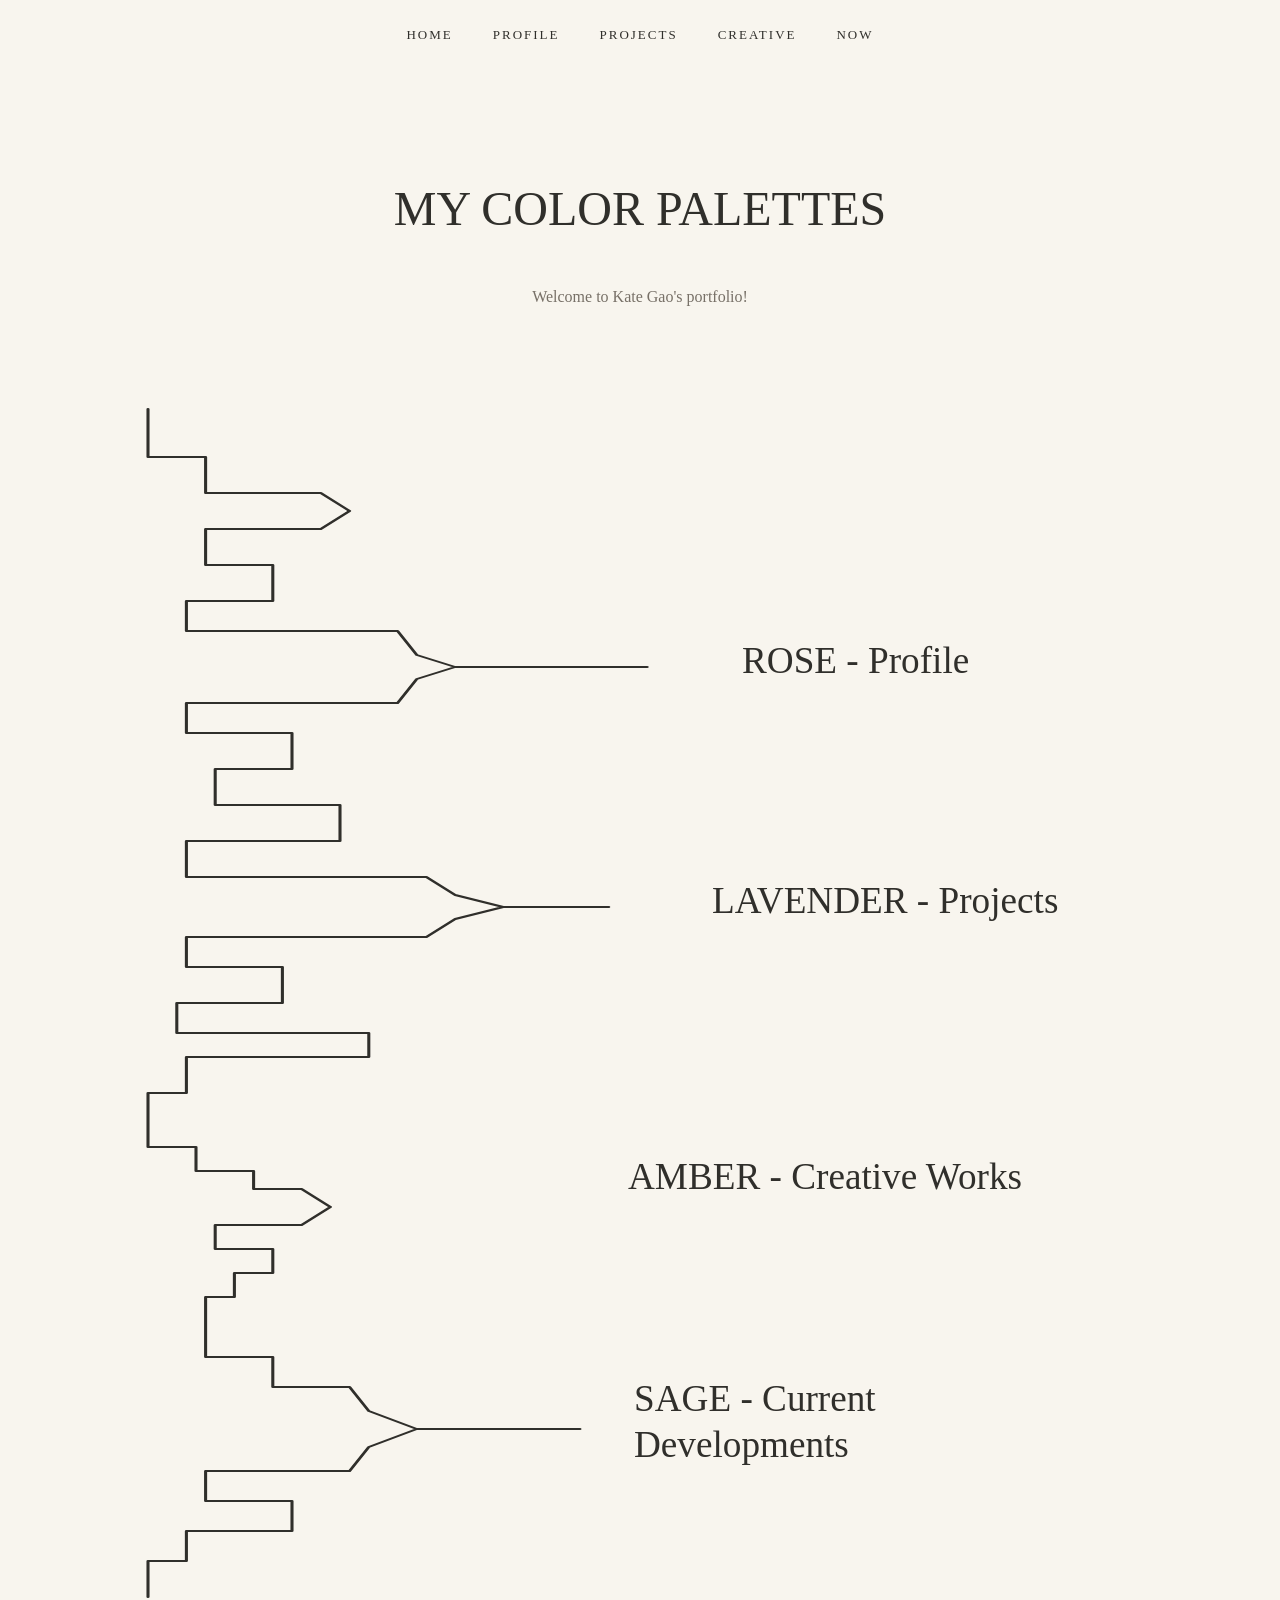
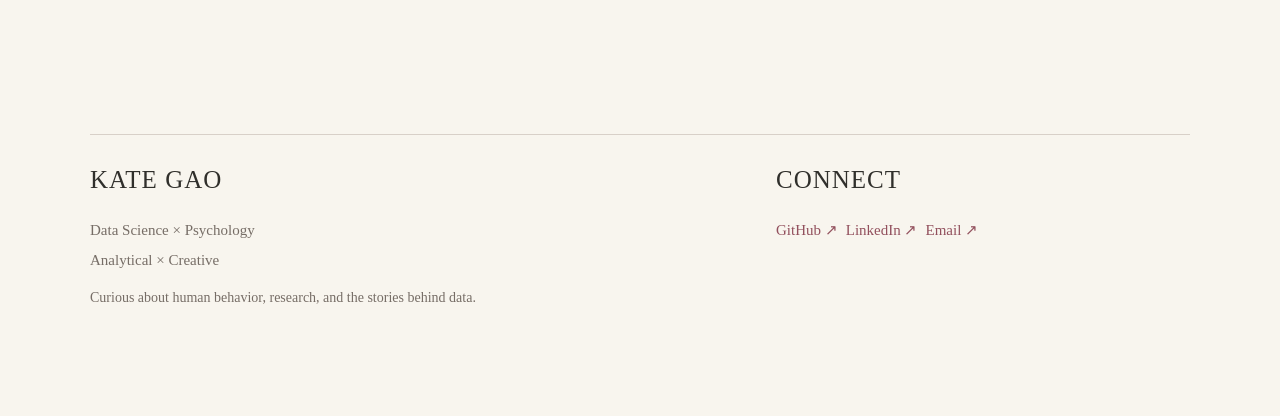
<file: index.html>
<!DOCTYPE html> <!-- tells browser to use modern HTML -->
<html lang="en"> <!-- speicifies english as the language -->
<head> <!-- info abt the website -->
    <link rel = "stylesheet" href = "style.css"> <!-- link to the CSS file -->
    <meta charset="UTF-8">
    <meta name="viewport" content="width=device-width, initial-scale=1.0">
    <title>KG's Personal Portfolio</title>
</head><!-- / closes the section -->

<body><!-- what vistors will actually see -->
    <nav> <!-- navigation bar-> tells these links are used for navigation -->
        <a href = "index.html">Home</a>
        <a href = "profile.html">Profile</a> <!-- <a> = clickable link; href = hyperlink reference-->
        <a href = "projects.html">Projects</a>
        <a href = "photography.html">Creative</a>
        <a href = "now.html">Now</a>
        
    </nav>
    <h1> MY COLOR PALETTES</h1> <!-- h1= main heading -->
    <p>Welcome to Kate Gao's portfolio!</p> <!-- p = paragraph -->
    <div class = "skyline-container"> <!-- div = container for content; class = " " identifies a specific section -->
        <svg class="skyline-image"
         xmlns="http://www.w3.org/2000/svg"
         viewBox="0 0 500 1050"
         role="img"
         aria-label="An illustrated NYC landscape with links to Profile, Projects, Creative works, and Current Developments.">

        <!-- watercolor colors -->
        <defs>
            <radialGradient id="rose-watercolor">
                <stop offset="0%" stop-color="#C66B79" stop-opacity="0.45"/>
                <stop offset="65%" stop-color="#E7A6AE" stop-opacity="0.22"/>
                <stop offset="100%" stop-color="#E7A6AE" stop-opacity="0"/>
            </radialGradient>

            <radialGradient id="amber-watercolor">
                <stop offset="0%" stop-color="#D8A14B" stop-opacity="0.45"/>
                <stop offset="65%" stop-color="#F0D19A" stop-opacity="0.22"/>
                <stop offset="100%" stop-color="#F0D19A" stop-opacity="0"/>
            </radialGradient>

            <radialGradient id="purple-watercolor">
                <stop offset="0%" stop-color="#8B83BC" stop-opacity="0.45"/>
                <stop offset="65%" stop-color="#C3BCE0" stop-opacity="0.22"/>
                <stop offset="100%" stop-color="#C3BCE0" stop-opacity="0"/>
            </radialGradient>

            <radialGradient id="sage-watercolor">
                <stop offset="0%" stop-color="#849B80" stop-opacity=".52"/>
                <stop offset="65%" stop-color="#B7C7AC" stop-opacity=".30"/>
                <stop offset="100%" stop-color="#B7C7AC" stop-opacity="0"/>
            </radialGradient>
            
            <!-- watercolor texture -->
            <filter id="watercolor-texture"
                x="-30%" y="-30%"
                width="160%" height="160%">
            
            <!-- cloud-like noise -->
            <feTurbulence
                type="fractalNoise"
                baseFrequency="0.025"
                numOctaves="3"
                seed="4"
                result="noise"
            />
            <!-- distorts edges -->
            <feDisplacementMap
                in="SourceGraphic"
                in2="noise"
                scale="32"
                xChannelSelector="R"
                yChannelSelector="G"
                result="distorted"
            />

            <feGaussianBlur
                in="distorted"
                stdDeviation="4"
            />

            </filter>
        </defs>

        <!-- WATERCOLOR: hidden until hover -->
        <g class="watercolor-layer">
            <!--  watercolor slash for each section-->
            <g class="watercolor profile-color"
                 filter="url(#watercolor-texture)">
                 <!--  drawing custom shape; d = attribute, M = starting point, C = curved, z = closes shape-->
                <path 
                    d="
                        M 255 210
                        C 225 175, 245 135, 290 140  
                        C 320 105, 375 130, 390 155
                        C 445 150, 480 190, 450 225
                        C 465 265, 420 290, 380 270
                        C 340 305, 290 280, 275 250
                        C 240 245, 235 220, 255 205
                        Z
                    "
                    fill="url(#rose-watercolor)"
                /> <!-- C = draws smooth curves w. control points -->
                <ellipse
                    cx="400"
                    cy="195"
                    rx="150"
                    ry="65"
                    fill="#C66B79"
                    opacity="0.12"
                />
                </g>

            <g class="watercolor projects-color"
                filter="url(#watercolor-texture)">

                    <path
                        d="
                            M 250 420
                            C 225 385, 260 345, 310 355
                            C 345 325, 400 345, 420 375
                            C 465 370, 495 410, 465 445
                            C 480 485, 425 510, 390 485
                            C 350 515, 300 490, 285 465
                            C 250 475, 230 445, 250 420
                            Z
                        "
                        fill="url(#purple-watercolor)"
                    />

                    <ellipse
                        cx="390"
                        cy="415"
                        rx="150"
                        ry="70"
                        fill="#8B83BC"
                        opacity="0.12"
                    />

                </g>

            <g class="watercolor creative-color"
                filter="url(#watercolor-texture)">
                    <path
                        d="
                            M 245 640
                            C 225 605, 260 565, 310 575
                            C 350 540, 400 565, 420 595
                            C 475 590, 495 635, 465 665
                            C 480 705, 430 730, 390 705
                            C 350 735, 295 710, 280 685
                            C 245 690, 225 660, 245 640
                            Z
                        "
                        fill="url(#amber-watercolor)"
                    />

                    <ellipse
                        cx="355"
                        cy="635"
                        rx="150"
                        ry="75"
                        fill="#D8A14B"
                        opacity="0.12"
                    />

                </g>
            
           
            <g class="watercolor now-color"
                filter="url(#watercolor-texture)"
                transform="translate(0 -50)">

                    <path
                        d="
                            M 100 905
                            C 90 870, 125 830, 175 840
                            C 215 805, 265 830, 285 860
                            C 340 855, 360 900, 330 930
                            C 345 970, 295 995, 255 970
                            C 215 1000, 160 975, 145 950
                            C 110 955, 90 925, 110 905
                            Z
                        "
                        fill="url(#sage-watercolor)"
                    />

                    <ellipse
                        cx="320"
                        cy="900"
                        rx="180"
                        ry="75"
                        fill="#849B80"
                        opacity="0.12"
                />

            </g>


        </g>
        
        <g transform="translate(400 0) scale(1.6 1) rotate(90)"
        fill="none"
        stroke="#302F2B"
        stroke-width="1.6"
        stroke-linecap="round"
        stroke-linejoin="round">

            <!--  SKYLINE OUTLINE -->
            <path d="
                M 0 350
                L 40 350 L 40 320
                L 70 320 L 70 260
                L 85 245 L 100 260
                L 100 320 L 130 320
                L 130 285 L 160 285
                L 160 330 L 185 330
                L 185 220 L 205 210
                L 215 190 L 225 210
                L 245 220 L 245 330
                L 270 330 L 270 275
                L 300 275 L 300 315
                L 330 315 L 330 250
                L 360 250 L 360 330
                L 390 330 L 390 205
                L 405 190 L 415 165
                L 425 190 L 440 205
                L 440 330 L 465 330
                L 465 280 L 495 280
                L 495 335 L 520 335
                L 520 235 L 540 235
                L 540 330 L 570 330
                L 570 350 L 600 350
                L 615 350
                L 615 325
                L 635 325
                L 635 295
                L 650 295
                L 650 270
                L 665 255
                L 680 270
                L 680 315
                L 700 315
                L 700 285
                L 720 285
                L 720 305
                L 740 305
                L 740 320
                L 770 320
                L 790 320
                L 790 285
                L 815 285
                L 815 245
                L 835 235
                L 850 210
                L 865 235
                L 885 245
                L 885 320
                L 910 320
                L 910 275
                L 935 275
                L 935 330
                L 960 330
                L 960 350
                L 990 350
            "/>

            <!-- ORIGINAL BUILDING SPIRES -->
            <path d="M215 190 L215 90"/>
            <path d="M415 165 L415 110"/>
            <path d="M850 210 L850 125"/>

        </g>


        <!--  SECTIONS -->
        <g class="skyline-labels">

            <a href="profile.html"
                class="landmark-link profile-link">
                <text x="335" y="220">ROSE - Profile</text>
            </a>

            <a href="projects.html"
                class="landmark-link projects-link">
                <text x="310" y="420">LAVENDER - Projects</text>
            </a>

            <a href="photography.html"
                class="landmark-link creative-link">
                <text x="240" y="650"> AMBER - Creative Works</text>
            </a>
            <a href="now.html"
                class="landmark-link now-link">
                <text x="245" y="835"> 
                    <tspan x="245" dy="0">SAGE - Current</tspan>
                    <tspan x="245" dy="38">Developments</tspan>
                </text>

            </a>

        </g>
    </svg>
</div>

<!-- PERSONAL FOOTER -->
<footer class="palette-profile-footer">

    <div class="footer-about">
        <h2>KATE GAO</h2>

        <p>Data Science × Psychology</p>
        <p>Analytical × Creative</p>

        <p class="footer-description">
            Curious about human behavior, research,
            and the stories behind data.
        </p>
    </div>

    <div class="footer-connect">
        <h2>CONNECT</h2>

        <div class="footer-links">
            <a href="https://github.com/kg1005"
               target="_blank" rel="noopener noreferrer">
                GitHub ↗
            </a>

            <a href="https://www.linkedin.com/in/kate-gao-629022281"
               target="_blank" rel="noopener noreferrer">
                LinkedIn ↗
            </a>

            <a href="mailto:kategao1005@gmail.com">
                Email ↗
            </a>
        </div>
    </div>

</footer>



</body>
</html><!-- ends the HTML document -->
</file>
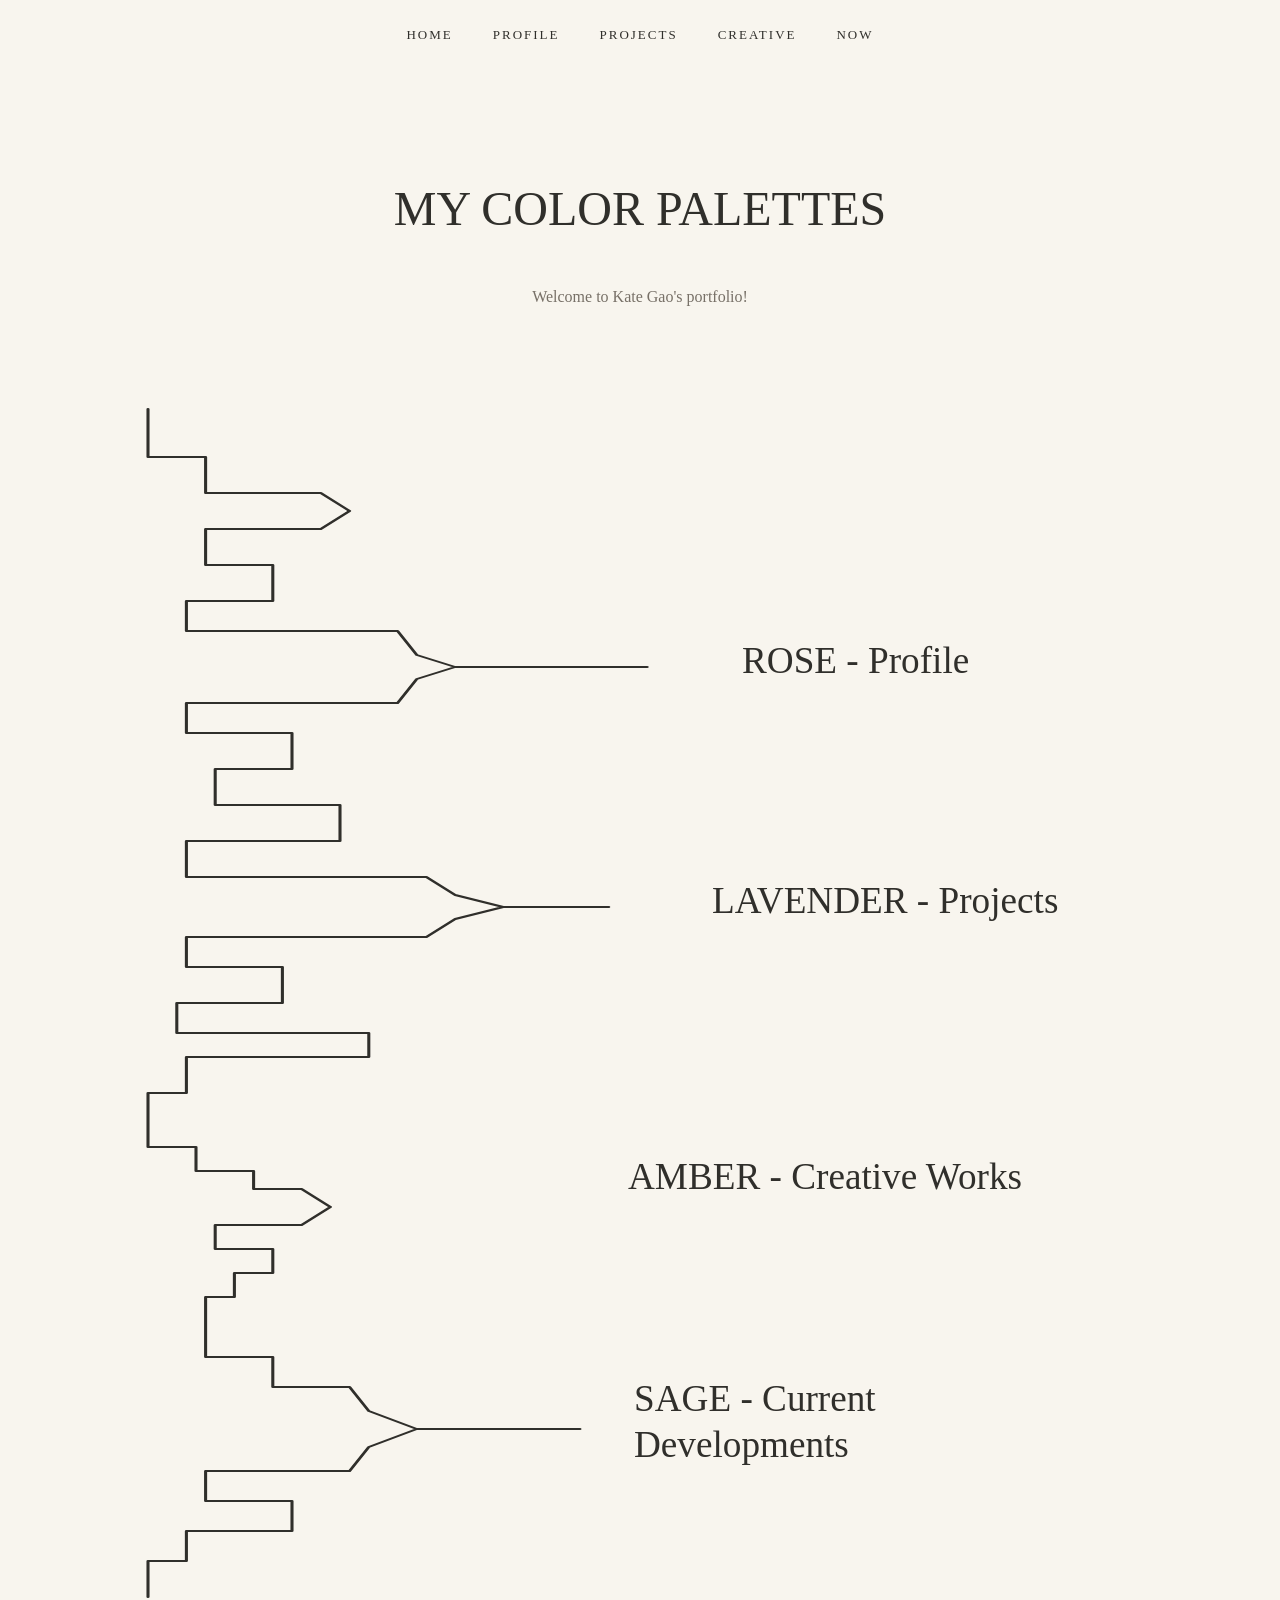
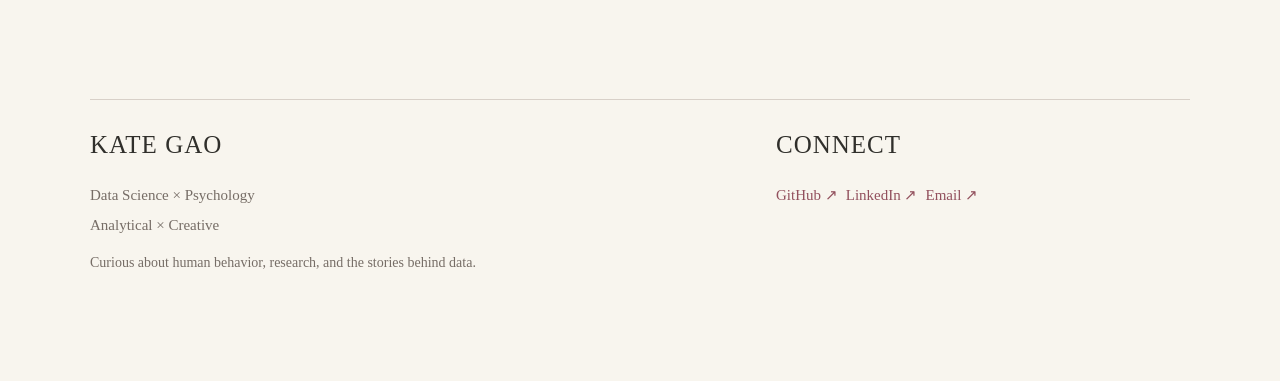
<file: portfolio/index.html>
<!DOCTYPE html> <!-- tells browser to use modern HTML -->
<html lang="en"> <!-- speicifies english as the language -->
<head> <!-- info abt the website -->
    <link rel = "stylesheet" href = "style.css"> <!-- link to the CSS file -->
    <meta charset="UTF-8">
    <meta name="viewport" content="width=device-width, initial-scale=1.0">
    <title>KG's Personal Portolio</title>
</head><!-- / closes the section -->

<body><!-- what vistors will actually see -->
    <nav> <!-- navigation bar-> tells these links are used for navigation -->
        <a href = "index.html">Home</a>
        <a href = "profile.html">Profile</a> <!-- <a> = clickable link; href = hyperlink reference-->
        <a href = "projects.html">Projects</a>
        <a href = "photography.html">Creative</a>
        <a href = "now.html">Now</a>
        
    </nav>
    <h1> MY COLOR PALETTES</h1> <!-- h1= main heading -->
    <p>Welcome to Kate Gao's portfolio!</p> <!-- p = paragraph -->
    <div class = "skyline-container"> <!-- div = container for content; class = " " identifies a specific section -->
        <svg class="skyline-image"
         xmlns="http://www.w3.org/2000/svg"
         viewBox="0 0 500 1050"
         role="img"
         aria-label="An illustrated NYC landscape with links to Profile, Projects, Creative works, and Current Developments.">

        <!-- watercolor colors -->
        <defs>
            <radialGradient id="rose-watercolor">
                <stop offset="0%" stop-color="#C66B79" stop-opacity="0.45"/>
                <stop offset="65%" stop-color="#E7A6AE" stop-opacity="0.22"/>
                <stop offset="100%" stop-color="#E7A6AE" stop-opacity="0"/>
            </radialGradient>

            <radialGradient id="amber-watercolor">
                <stop offset="0%" stop-color="#D8A14B" stop-opacity="0.45"/>
                <stop offset="65%" stop-color="#F0D19A" stop-opacity="0.22"/>
                <stop offset="100%" stop-color="#F0D19A" stop-opacity="0"/>
            </radialGradient>

            <radialGradient id="purple-watercolor">
                <stop offset="0%" stop-color="#8B83BC" stop-opacity="0.45"/>
                <stop offset="65%" stop-color="#C3BCE0" stop-opacity="0.22"/>
                <stop offset="100%" stop-color="#C3BCE0" stop-opacity="0"/>
            </radialGradient>

            <radialGradient id="sage-watercolor">
                <stop offset="0%" stop-color="#849B80" stop-opacity=".52"/>
                <stop offset="65%" stop-color="#B7C7AC" stop-opacity=".30"/>
                <stop offset="100%" stop-color="#B7C7AC" stop-opacity="0"/>
            </radialGradient>
            
            <!-- watercolor texture -->
            <filter id="watercolor-texture"
                x="-30%" y="-30%"
                width="160%" height="160%">
            
            <!-- cloud-like noise -->
            <feTurbulence
                type="fractalNoise"
                baseFrequency="0.025"
                numOctaves="3"
                seed="4"
                result="noise"
            />
            <!-- distorts edges -->
            <feDisplacementMap
                in="SourceGraphic"
                in2="noise"
                scale="32"
                xChannelSelector="R"
                yChannelSelector="G"
                result="distorted"
            />

            <feGaussianBlur
                in="distorted"
                stdDeviation="4"
            />

            </filter>
        </defs>

        <!-- WATERCOLOR: hidden until hover -->
        <g class="watercolor-layer">
            <!--  watercolor slash for each section-->
            <g class="watercolor profile-color"
                 filter="url(#watercolor-texture)">
                 <!--  drawing custom shape; d = attribute, M = starting point, C = curved, z = closes shape-->
                <path 
                    d="
                        M 255 210
                        C 225 175, 245 135, 290 140  
                        C 320 105, 375 130, 390 155
                        C 445 150, 480 190, 450 225
                        C 465 265, 420 290, 380 270
                        C 340 305, 290 280, 275 250
                        C 240 245, 235 220, 255 205
                        Z
                    "
                    fill="url(#rose-watercolor)"
                /> <!-- C = draws smooth curves w. control points -->
                <ellipse
                    cx="400"
                    cy="195"
                    rx="150"
                    ry="65"
                    fill="#C66B79"
                    opacity="0.12"
                />
                </g>

            <g class="watercolor projects-color"
                filter="url(#watercolor-texture)">

                    <path
                        d="
                            M 250 420
                            C 225 385, 260 345, 310 355
                            C 345 325, 400 345, 420 375
                            C 465 370, 495 410, 465 445
                            C 480 485, 425 510, 390 485
                            C 350 515, 300 490, 285 465
                            C 250 475, 230 445, 250 420
                            Z
                        "
                        fill="url(#purple-watercolor)"
                    />

                    <ellipse
                        cx="390"
                        cy="415"
                        rx="150"
                        ry="70"
                        fill="#8B83BC"
                        opacity="0.12"
                    />

                </g>

            <g class="watercolor creative-color"
                filter="url(#watercolor-texture)">
                    <path
                        d="
                            M 245 640
                            C 225 605, 260 565, 310 575
                            C 350 540, 400 565, 420 595
                            C 475 590, 495 635, 465 665
                            C 480 705, 430 730, 390 705
                            C 350 735, 295 710, 280 685
                            C 245 690, 225 660, 245 640
                            Z
                        "
                        fill="url(#amber-watercolor)"
                    />

                    <ellipse
                        cx="355"
                        cy="635"
                        rx="150"
                        ry="75"
                        fill="#D8A14B"
                        opacity="0.12"
                    />

                </g>
            
           
            <g class="watercolor now-color"
                filter="url(#watercolor-texture)"
                transform="translate(0 -50)">

                    <path
                        d="
                            M 100 905
                            C 90 870, 125 830, 175 840
                            C 215 805, 265 830, 285 860
                            C 340 855, 360 900, 330 930
                            C 345 970, 295 995, 255 970
                            C 215 1000, 160 975, 145 950
                            C 110 955, 90 925, 110 905
                            Z
                        "
                        fill="url(#sage-watercolor)"
                    />

                    <ellipse
                        cx="320"
                        cy="900"
                        rx="180"
                        ry="75"
                        fill="#849B80"
                        opacity="0.12"
                />

            </g>


        </g>
        
        <g transform="translate(400 0) scale(1.6 1) rotate(90)"
        fill="none"
        stroke="#302F2B"
        stroke-width="1.6"
        stroke-linecap="round"
        stroke-linejoin="round">

            <!--  SKYLINE OUTLINE -->
            <path d="
                M 0 350
                L 40 350 L 40 320
                L 70 320 L 70 260
                L 85 245 L 100 260
                L 100 320 L 130 320
                L 130 285 L 160 285
                L 160 330 L 185 330
                L 185 220 L 205 210
                L 215 190 L 225 210
                L 245 220 L 245 330
                L 270 330 L 270 275
                L 300 275 L 300 315
                L 330 315 L 330 250
                L 360 250 L 360 330
                L 390 330 L 390 205
                L 405 190 L 415 165
                L 425 190 L 440 205
                L 440 330 L 465 330
                L 465 280 L 495 280
                L 495 335 L 520 335
                L 520 235 L 540 235
                L 540 330 L 570 330
                L 570 350 L 600 350
                L 615 350
                L 615 325
                L 635 325
                L 635 295
                L 650 295
                L 650 270
                L 665 255
                L 680 270
                L 680 315
                L 700 315
                L 700 285
                L 720 285
                L 720 305
                L 740 305
                L 740 320
                L 770 320
                L 790 320
                L 790 285
                L 815 285
                L 815 245
                L 835 235
                L 850 210
                L 865 235
                L 885 245
                L 885 320
                L 910 320
                L 910 275
                L 935 275
                L 935 330
                L 960 330
                L 960 350
                L 990 350
            "/>

            <!-- ORIGINAL BUILDING SPIRES -->
            <path d="M215 190 L215 90"/>
            <path d="M415 165 L415 110"/>
            <path d="M850 210 L850 125"/>

        </g>


        <!--  SECTIONS -->
        <g class="skyline-labels">

            <a href="profile.html"
                class="landmark-link profile-link">
                <text x="335" y="220">ROSE - Profile</text>
            </a>

            <a href="projects.html"
                class="landmark-link projects-link">
                <text x="310" y="420">LAVENDER - Projects</text>
            </a>

            <a href="photography.html"
                class="landmark-link creative-link">
                <text x="240" y="650"> AMBER - Creative Works</text>
            </a>
            <a href="now.html"
                class="landmark-link now-link">
                <text x="245" y="835"> 
                    <tspan x="245" dy="0">SAGE - Current</tspan>
                    <tspan x="245" dy="38">Developments</tspan>
                </text>

            </a>

        </g>
    </svg>
</div>

<!-- PERSONAL FOOTER -->
<footer class="palette-profile-footer">

    <div class="footer-about">
        <h2>KATE GAO</h2>

        <p>Data Science × Psychology</p>
        <p>Analytical × Creative</p>

        <p class="footer-description">
            Curious about human behavior, research,
            and the stories behind data.
        </p>
    </div>

    <div class="footer-connect">
        <h2>CONNECT</h2>

        <div class="footer-links">
            <a href="https://github.com/kg1005"
               target="_blank" rel="noopener noreferrer">
                GitHub ↗
            </a>

            <a href="https://www.linkedin.com/in/kate-gao-629022281"
               target="_blank" rel="noopener noreferrer">
                LinkedIn ↗
            </a>

            <a href="mailto:kategao1005@gmail.com">
                Email ↗
            </a>
        </div>
    </div>

</footer>



</body>
</html><!-- ends the HTML document -->
</file>
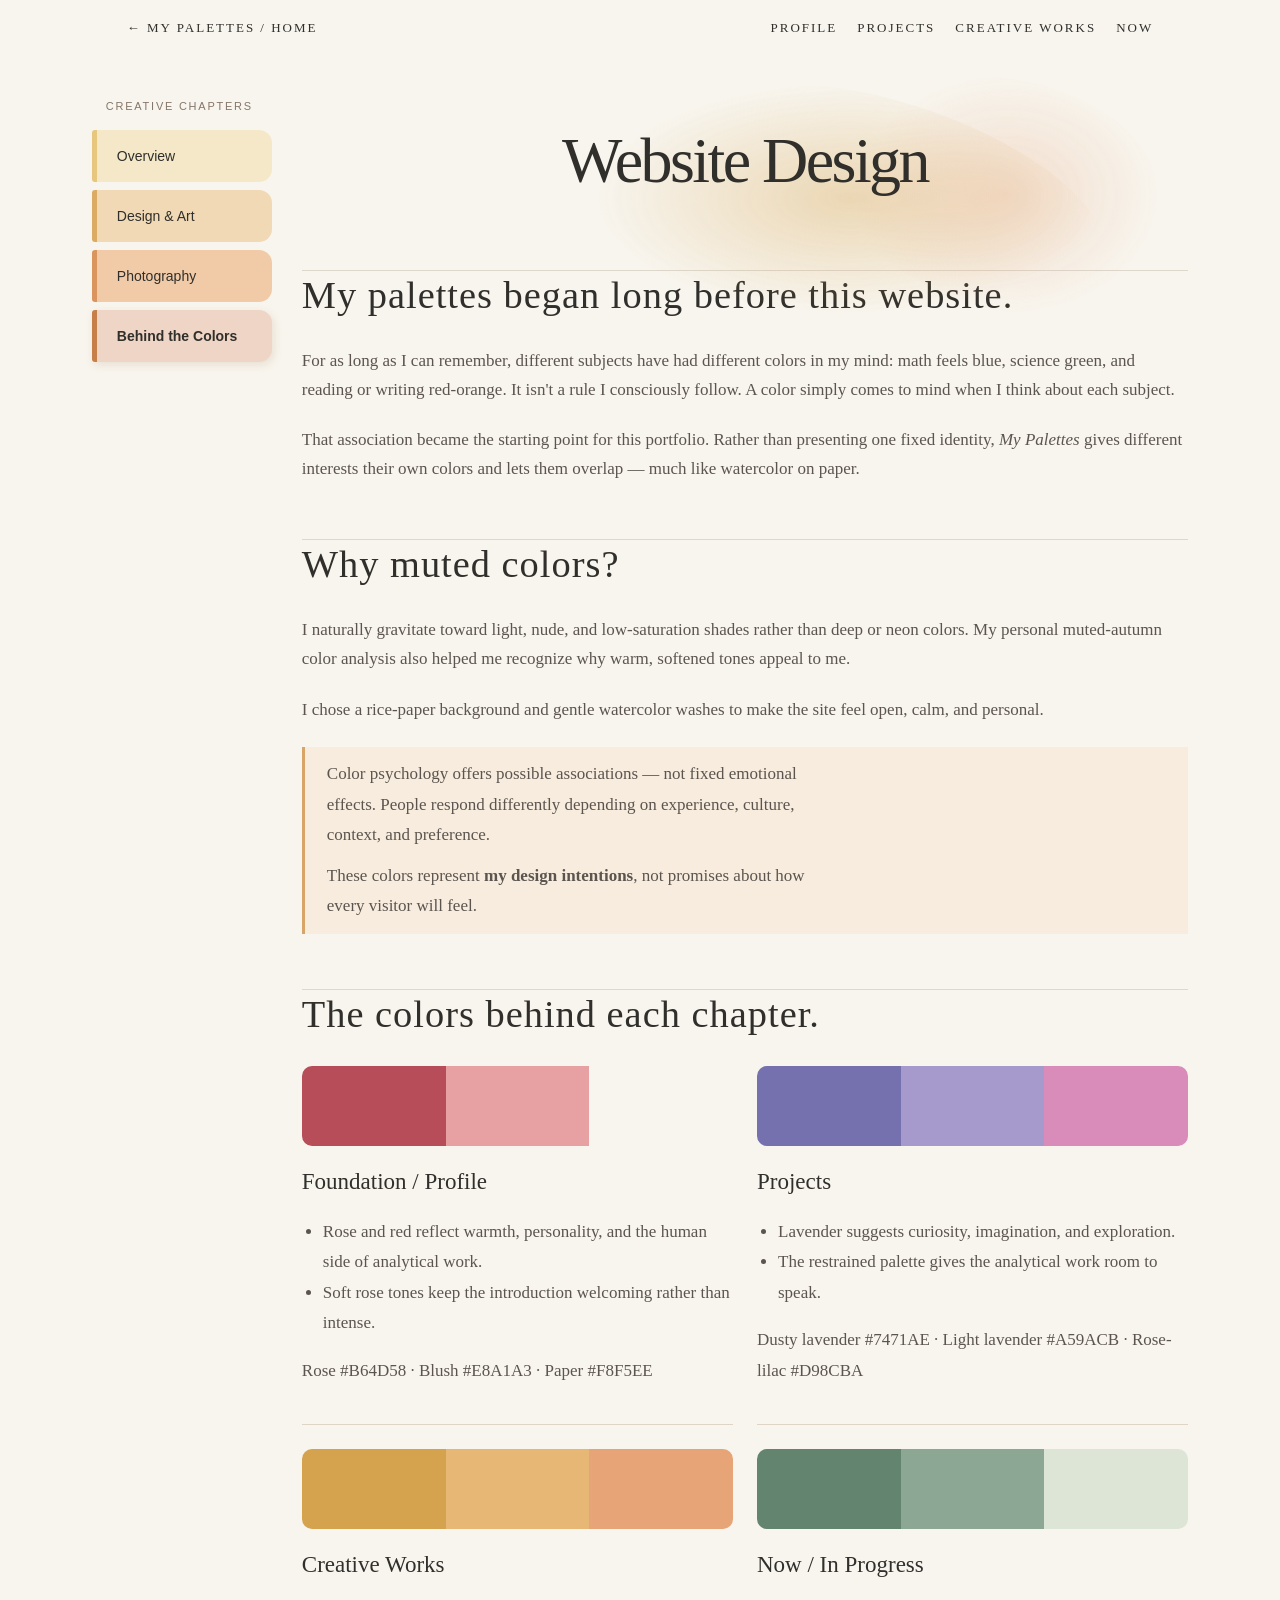
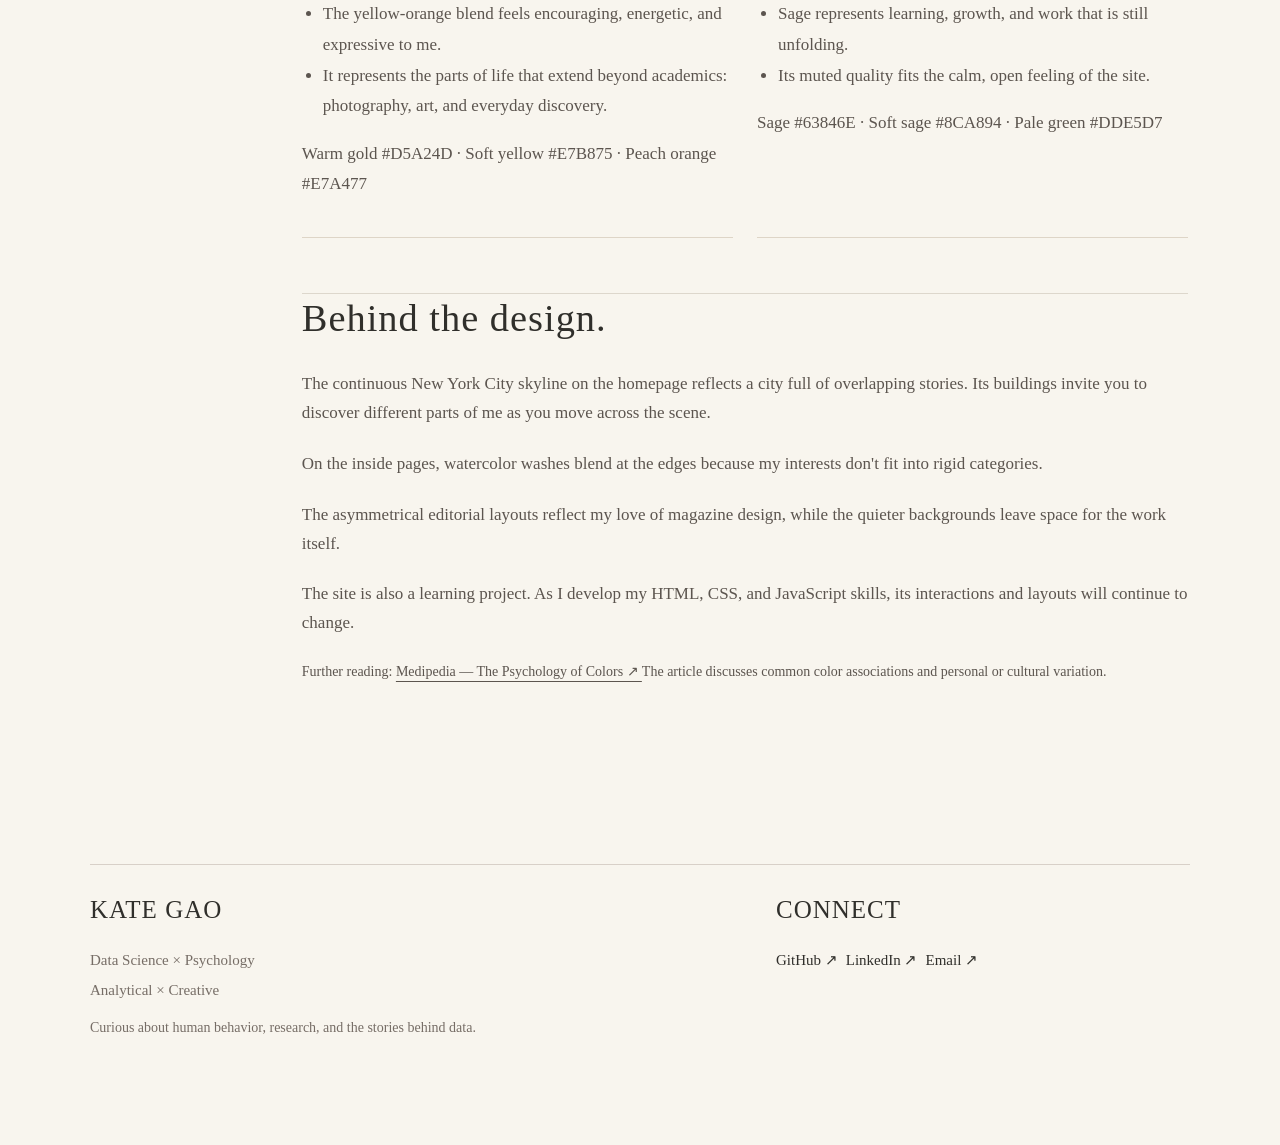
<file: creative-colors.html>
<!DOCTYPE html>
<html lang="en">

<head>
    <meta charset="UTF-8">
    <meta name="viewport" content="width=device-width, initial-scale=1">

    <title>The colors I keep coming back to. | My Palettes</title>

    <!-- Shared portfolio CSS -->
    <link rel="stylesheet" href="style.css">

    <!-- Creative Works styling -->
    <link rel="stylesheet" href="creative.css">

    <!-- Creative Works JavaScript -->
    <script src="creative.js" defer></script>
</head>

<body class="creative-site">

    <!--  main naviagation -->

    <nav class="cw-topnav" aria-label="Main navigation">
        <a href="index.html">
            ← MY PALETTES / HOME
        </a>

        <div class="cw-toplinks">
            <a href="profile.html">Profile</a>
            <a href="projects.html">Projects</a>
            <a href="photography.html">Creative Works</a>
            <a href="now.html">Now</a>
        </div>
    </nav>


    <!-- CREATIVE WORKS LAYOUT-->

    <main>
        <div class="cw-page">

            <!-- LEFT-SIDE CHAPTER NAVIGATION -->
            <aside class="cw-tabs" aria-label="Creative chapters">

                <p class="cw-tabs-title">
                    CREATIVE CHAPTERS
                </p>

                <a class="cw-tab" href="photography.html">
                    Overview
                </a>

                <a class="cw-tab" href="creative-design.html">
                    Design & Art
                </a>

                <a class="cw-tab" href="creative-photography.html">
                    Photography
                </a>

                <a
                    class="cw-tab"
                    href="creative-colors.html"
                    aria-current="page"
                >
                    Behind the Colors
                </a>

            </aside>


            <!-- MAIN PAGE CONTENT -->

            <div class="cw-main">

                <!-- PAGE TITLE + WATERCOLOR BACKGROUND -->
                <header class="cw-heading">

                    <svg
                        class="cw-wash"
                        viewBox="0 0 800 380"
                        aria-hidden="true"
                    >
                        <defs>
                            <radialGradient id="goldwash">
                                <stop
                                    stop-color="#DBB16A"
                                    stop-opacity=".52"
                                />
                                <stop
                                    offset="1"
                                    stop-color="#DBB16A"
                                    stop-opacity="0"
                                />
                            </radialGradient>

                            <radialGradient id="orangewash">
                                <stop
                                    stop-color="#E6A47A"
                                    stop-opacity=".35"
                                />
                                <stop
                                    offset="1"
                                    stop-color="#E6A47A"
                                    stop-opacity="0"
                                />
                            </radialGradient>
                        </defs>

                        <path
                            d="M90 130 C175 10 430 40 590 135
                               S740 330 470 335 S10 285 90 130Z"
                            fill="url(#goldwash)"
                        />

                        <path
                            d="M390 65 C580 -5 800 90 760 230
                               S540 370 390 240Z"
                            fill="url(#orangewash)"
                        />
                    </svg>

                    <h1>
                        Website Design
                    </h1>

                </header>


                <!--SECTION 1: PERSONAL COLOR ASSOCIATIONS-->

                <section class="cw-section">

                    <h2>
                        My palettes began long before this website.
                    </h2>

                    <p>
                        For as long as I can remember, different subjects
                        have had different colors in my mind: math feels
                        blue, science green, and reading or writing
                        red-orange. It isn't a rule I consciously follow.
                        A color simply comes to mind when I think about
                        each subject.
                    </p>

                    <p>
                        That association became the starting point for
                        this portfolio. Rather than presenting one fixed
                        identity, <em>My Palettes</em> gives different
                        interests their own colors and lets them overlap
                        — much like watercolor on paper.
                    </p>

                </section>


                <!-- SECTION 2: COLOR PREFERENCES-->

                <section class="cw-section">

                    <h2>Why muted colors?</h2>

                    <p>
                        I naturally gravitate toward light, nude, and
                        low-saturation shades rather than deep or neon
                        colors. My personal muted-autumn color analysis
                        also helped me recognize why warm, softened
                        tones appeal to me.
                    </p>

                    <p>
                        I chose a rice-paper background and gentle
                        watercolor washes to make the site feel open,
                        calm, and personal.
                    </p>

                    <div class="cw-note">
                        <p>
                            Color psychology offers possible associations
                            — not fixed emotional effects. People respond
                            differently depending on experience, culture,
                            context, and preference.
                        </p>

                        <p>
                            These colors represent
                            <strong>my design intentions</strong>,
                            not promises about how every visitor will feel.
                        </p>
                    </div>

                </section>


                <!--SECTION 3: WEBSITE COLOR PALETTES-->

                <section class="cw-section">

                    <h2>The colors behind each chapter.</h2>

                    <div class="cw-palette-grid">


                        <!-- PALETTE 1: FOUNDATION / PROFILE -->
                        <article class="cw-palette">

                            <div
                                class="cw-swatches"
                                aria-label="Foundation and Profile palette"
                            >
                                <span
                                    style="background:#B64D58"
                                    title="Rose: #B64D58"
                                ></span>

                                <span
                                    style="background:#E8A1A3"
                                    title="Blush: #E8A1A3"
                                ></span>

                                <span
                                    style="background:#F8F5EE"
                                    title="Paper: #F8F5EE"
                                ></span>
                            </div>

                            <h3>Foundation / Profile</h3>

                            <ul>
                                <li>
                                    Rose and red reflect warmth, personality,
                                    and the human side of analytical work.
                                </li>

                                <li>
                                    Soft rose tones keep the introduction
                                    welcoming rather than intense.
                                </li>
                            </ul>

                            <p class="cw-muted">
                                Rose #B64D58 ·
                                Blush #E8A1A3 ·
                                Paper #F8F5EE
                            </p>

                        </article>


                        <!-- PALETTE 2: PROJECTS -->
                        <article class="cw-palette">

                            <div
                                class="cw-swatches"
                                aria-label="Projects palette"
                            >
                                <span
                                    style="background:#7471AE"
                                    title="Dusty lavender: #7471AE"
                                ></span>

                                <span
                                    style="background:#A59ACB"
                                    title="Light lavender: #A59ACB"
                                ></span>

                                <span
                                    style="background:#D98CBA"
                                    title="Rose-lilac: #D98CBA"
                                ></span>
                            </div>

                            <h3>Projects</h3>

                            <ul>
                                <li>
                                    Lavender suggests curiosity, imagination,
                                    and exploration.
                                </li>

                                <li>
                                    The restrained palette gives the
                                    analytical work room to speak.
                                </li>
                            </ul>

                            <p class="cw-muted">
                                Dusty lavender #7471AE ·
                                Light lavender #A59ACB ·
                                Rose-lilac #D98CBA
                            </p>

                        </article>


                        <!-- PALETTE 3: CREATIVE WORKS -->
                        <article class="cw-palette">

                            <div
                                class="cw-swatches"
                                aria-label="Creative Works palette"
                            >
                                <span
                                    style="background:#D5A24D"
                                    title="Warm gold: #D5A24D"
                                ></span>

                                <span
                                    style="background:#E7B875"
                                    title="Soft yellow: #E7B875"
                                ></span>

                                <span
                                    style="background:#E7A477"
                                    title="Peach orange: #E7A477"
                                ></span>
                            </div>

                            <h3>Creative Works</h3>

                            <ul>
                                <li>
                                    The yellow-orange blend feels
                                    encouraging, energetic, and expressive
                                    to me.
                                </li>

                                <li>
                                    It represents the parts of life that
                                    extend beyond academics: photography,
                                    art, and everyday discovery.
                                </li>
                            </ul>

                            <p class="cw-muted">
                                Warm gold #D5A24D ·
                                Soft yellow #E7B875 ·
                                Peach orange #E7A477
                            </p>

                        </article>


                        <!-- PALETTE 4: NOW / IN PROGRESS -->
                        <article class="cw-palette">

                            <div
                                class="cw-swatches"
                                aria-label="Now and In Progress palette"
                            >
                                <span
                                    style="background:#63846E"
                                    title="Sage: #63846E"
                                ></span>

                                <span
                                    style="background:#8CA894"
                                    title="Soft sage: #8CA894"
                                ></span>

                                <span
                                    style="background:#DDE5D7"
                                    title="Pale green: #DDE5D7"
                                ></span>
                            </div>

                            <h3>Now / In Progress</h3>

                            <ul>
                                <li>
                                    Sage represents learning, growth,
                                    and work that is still unfolding.
                                </li>

                                <li>
                                    Its muted quality fits the calm,
                                    open feeling of the site.
                                </li>
                            </ul>

                            <p class="cw-muted">
                                Sage #63846E ·
                                Soft sage #8CA894 ·
                                Pale green #DDE5D7
                            </p>

                        </article>

                    </div>

                </section>


                <!--SECTION 4: WEBSITE DESIGN PHILOSOPHY -->

                <section class="cw-section">

                    <h2>Behind the design.</h2>

                    <p>
                        The continuous New York City skyline on the
                        homepage reflects a city full of overlapping
                        stories. Its buildings invite you to discover
                        different parts of me as you move across the scene.
                    </p>

                    <p>
                        On the inside pages, watercolor washes blend at
                        the edges because my interests don't fit into
                        rigid categories.
                    </p>

                    <p>
                        The asymmetrical editorial layouts reflect my
                        love of magazine design, while the quieter
                        backgrounds leave space for the work itself.
                    </p>

                    <p>
                        The site is also a learning project. As I develop
                        my HTML, CSS, and JavaScript skills, its
                        interactions and layouts will continue to change.
                    </p>

                    <p class="cw-source">
                        Further reading:

                        <a
                            class="cw-cta"
                            href="https://themedipedia.com/blog/the-psychology-of-colors-how-different-colors-affect-your-mood-and-mental-health"
                            target="_blank"
                            rel="noopener noreferrer"
                        >
                            Medipedia — The Psychology of Colors ↗
                        </a>

                        The article discusses common color associations
                        and personal or cultural variation.
                    </p>

                </section>

            </div>
        </div>
    </main>


    <!-- FOOTER-->
    <footer class="palette-profile-footer">

            <div class="footer-about">
                <h2>KATE GAO</h2>

                <p>Data Science × Psychology</p>
                <p>Analytical × Creative</p>

                <p class="footer-description">
                    Curious about human behavior, research,
                    and the stories behind data.
                </p>
            </div>

            <div class="footer-connect">
                <h2>CONNECT</h2>

                <div class="footer-links">
                    <a href="https://github.com/kg1005"
                    target="_blank" rel="noopener noreferrer">
                        GitHub ↗
                    </a>

                    <a href="https://www.linkedin.com/in/kate-gao-629022281"
                    target="_blank" rel="noopener noreferrer">
                        LinkedIn ↗
                    </a>

                    <a href="mailto:kategao1005@gmail.com">
                        Email ↗
                    </a>
                </div>
            </div>

        </footer>

</body>
</html>
</file>
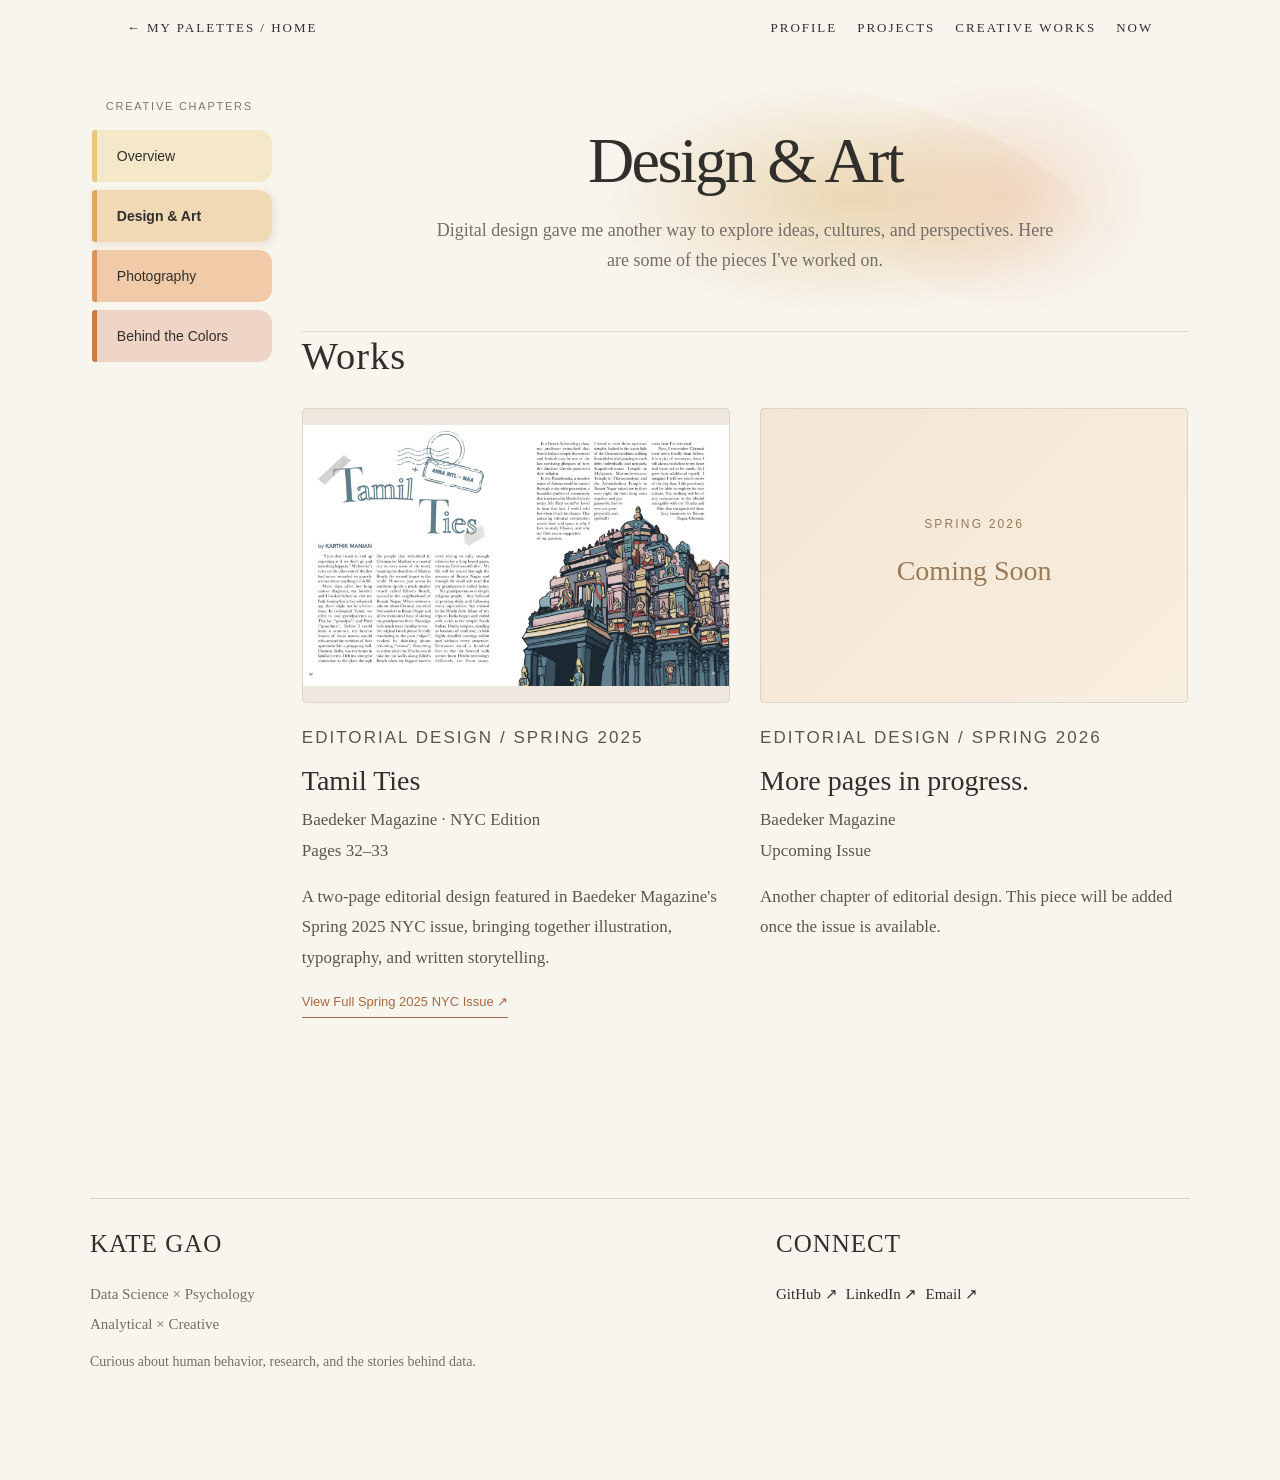
<file: creative-design.html>
<!DOCTYPE html>
<html lang="en">

<head>
    <!-- PAGE SETTINGS-->

    <meta charset="UTF-8">

    <meta
        name="viewport"
        content="width=device-width, initial-scale=1.0"
    >

    <title>Design & Art | My Palettes</title>

    <!-- Shared portfolio styling -->
    <link rel="stylesheet" href="style.css">

    <!-- Creative Works styling -->
    <link rel="stylesheet" href="creative.css">

    <!-- Shared Creative Works interactions -->
    <script src="creative.js" defer></script>

</head>


<body class="creative-site">

    <!-- MAIN NAVIGATION-->

    <nav class="cw-topnav" aria-label="Main navigation">

        <a href="index.html">
            ← MY PALETTES / HOME
        </a>

        <div class="cw-toplinks">

            <a href="profile.html">
                Profile
            </a>

            <a href="projects.html">
                Projects
            </a>

            <a href="photography.html">
                Creative Works
            </a>

            <a href="now.html">
                Now
            </a>

        </div>

    </nav>


    <!--  CREATIVE WORKS LAYOUT -->

    <main>

        <div class="cw-page">

            <!--LEFT-SIDE CHAPTER NAVIGATION -->

            <aside
                class="cw-tabs"
                aria-label="Creative chapters"
            >

                <p class="cw-tabs-title">
                    CREATIVE CHAPTERS
                </p>

                <a
                    class="cw-tab"
                    href="photography.html"
                >
                    Overview
                </a>

                <a
                    class="cw-tab"
                    href="creative-design.html"
                    aria-current="page"
                >
                    Design & Art
                </a>

                <a
                    class="cw-tab"
                    href="creative-photography.html"
                >
                    Photography
                </a>

                <a
                    class="cw-tab"
                    href="creative-colors.html"
                >
                    Behind the Colors
                </a>

            </aside>


            <!--MAIN PAGE CONTENT -->

            <div class="cw-main">

                <!--PAGE HEADING + WATERCOLOR -->

                <header class="cw-heading">

                    <!-- Amber watercolor background -->
                    <svg
                        class="cw-wash"
                        viewBox="0 0 800 380"
                        aria-hidden="true"
                    >

                        <defs>

                            <!-- Golden watercolor gradient -->
                            <radialGradient id="design-goldwash">

                                <stop
                                    stop-color="#DBB16A"
                                    stop-opacity=".52"
                                />

                                <stop
                                    offset="1"
                                    stop-color="#DBB16A"
                                    stop-opacity="0"
                                />

                            </radialGradient>


                            <!-- Peach watercolor gradient -->
                            <radialGradient id="design-orangewash">

                                <stop
                                    stop-color="#E6A47A"
                                    stop-opacity=".35"
                                />

                                <stop
                                    offset="1"
                                    stop-color="#E6A47A"
                                    stop-opacity="0"
                                />

                            </radialGradient>

                        </defs>


                        <!-- Golden watercolor shape -->
                        <path
                            d="
                                M90 130
                                C175 10 430 40 590 135
                                S740 330 470 335
                                S10 285 90 130Z
                            "
                            fill="url(#design-goldwash)"
                        />


                        <!-- Peach watercolor shape -->
                        <path
                            d="
                                M390 65
                                C580 -5 800 90 760 230
                                S540 370 390 240Z
                            "
                            fill="url(#design-orangewash)"
                        />

                    </svg>
                  
                    <!-- Page title -->
                    <h1>
                        Design & Art
                    </h1>


                    <!-- Page introduction -->
                    <p>
                        Digital design gave me another way to
                        explore ideas, cultures, and perspectives.
                        Here are some of the pieces I've worked on.
                    </p>

                </header>



                <!--EDITORIAL DESIGN PORTFOLIO-->

                <section
                    class="cw-section"
                    aria-labelledby="design-work-heading"
                >

                    <h2
                        id="design-work-heading"
                        class="design-section-title"
                    >
                        Works
                    </h2>

                    <div class="design-project-grid">


                        <!--PROJECT 1: TAMIL TIES -->

                        <article class="design-project">

                            <!--
                                The image is the actual two-page
                                editorial spread from pages 32–33.

                                Save your image at:
                                images/creative/tamil-ties-spread.jpg
                            -->

                            <a
                                class="design-project-image-link"
                                href="https://www.nyubaedeker.org/print-issues/blog-post-title-one-sc9ct-wbjzd-s6zsx-yj7yd-twnm2-dresp-egly9"
                                target="_blank"
                                rel="noopener noreferrer"
                                aria-label="View the Spring 2025 NYC issue containing Tamil Ties"
                            >

                                <img
                                    src="images/creative/tamil-ties-spread.jpg"
                                    alt="Tamil Ties two-page editorial spread from Baedeker Spring 2025 NYC, pages 32–33"
                                    class="design-project-image"
                                    loading="lazy"
                                >

                            </a>


                            <!-- Project category -->
                            <p class="design-project-category">
                                EDITORIAL DESIGN / SPRING 2025
                            </p>


                            <!-- Project title -->
                            <h3>
                                Tamil Ties
                            </h3>


                            <!-- Publication details -->
                            <p class="design-project-meta">
                                Baedeker Magazine · NYC Edition
                                <br>
                                Pages 32–33
                            </p>


                            <!-- Project description -->
                            <p class="design-project-description">
                                A two-page editorial design featured in
                                Baedeker Magazine's Spring 2025 NYC issue,
                                bringing together illustration,
                                typography, and written storytelling.
                            </p>


                            <!-- Link to the complete publication -->
                            <a
                                class="design-issue-link"
                                href="https://www.nyubaedeker.org/print-issues/blog-post-title-one-sc9ct-wbjzd-s6zsx-yj7yd-twnm2-dresp-egly9"
                                target="_blank"
                                rel="noopener noreferrer"
                            >
                                View Full Spring 2025 NYC Issue ↗
                            </a>

                        </article>



                        <!--ROJECT 2: SPRING 2026 -->

                        <article class="design-project">

                            <!--
                                Placeholder for the upcoming issue.

                                Replace with an image
                                once the design is available.
                            -->

                            <div class="design-project-placeholder">

                                <span>
                                    SPRING 2026
                                </span>

                                <p>
                                    Coming Soon
                                </p>

                            </div>


                            <!-- Project category -->
                            <p class="design-project-category">
                                EDITORIAL DESIGN / SPRING 2026
                            </p>


                            <!-- Project title -->
                            <h3>
                                More pages in progress.
                            </h3>


                            <!-- Publication details -->
                            <p class="design-project-meta">
                                Baedeker Magazine
                                <br>
                                Upcoming Issue
                            </p>


                            <!-- Project description -->
                            <p class="design-project-description">
                                Another chapter of editorial design.
                                This piece will be added once the
                                issue is available.
                            </p>

                        </article>

                    </div>

                </section>

            </div>

        </div>

    </main>



    <!-- FOOTER-->
    <footer class="palette-profile-footer">

            <div class="footer-about">
                <h2>KATE GAO</h2>

                <p>Data Science × Psychology</p>
                <p>Analytical × Creative</p>

                <p class="footer-description">
                    Curious about human behavior, research,
                    and the stories behind data.
                </p>
            </div>

            <div class="footer-connect">
                <h2>CONNECT</h2>

                <div class="footer-links">
                    <a href="https://github.com/kg1005"
                    target="_blank" rel="noopener noreferrer">
                        GitHub ↗
                    </a>

                    <a href="https://www.linkedin.com/in/kate-gao-629022281"
                    target="_blank" rel="noopener noreferrer">
                        LinkedIn ↗
                    </a>

                    <a href="mailto:kategao1005@gmail.com">
                        Email ↗
                    </a>
                </div>
            </div>

        </footer>

</body>

</html>
</file>
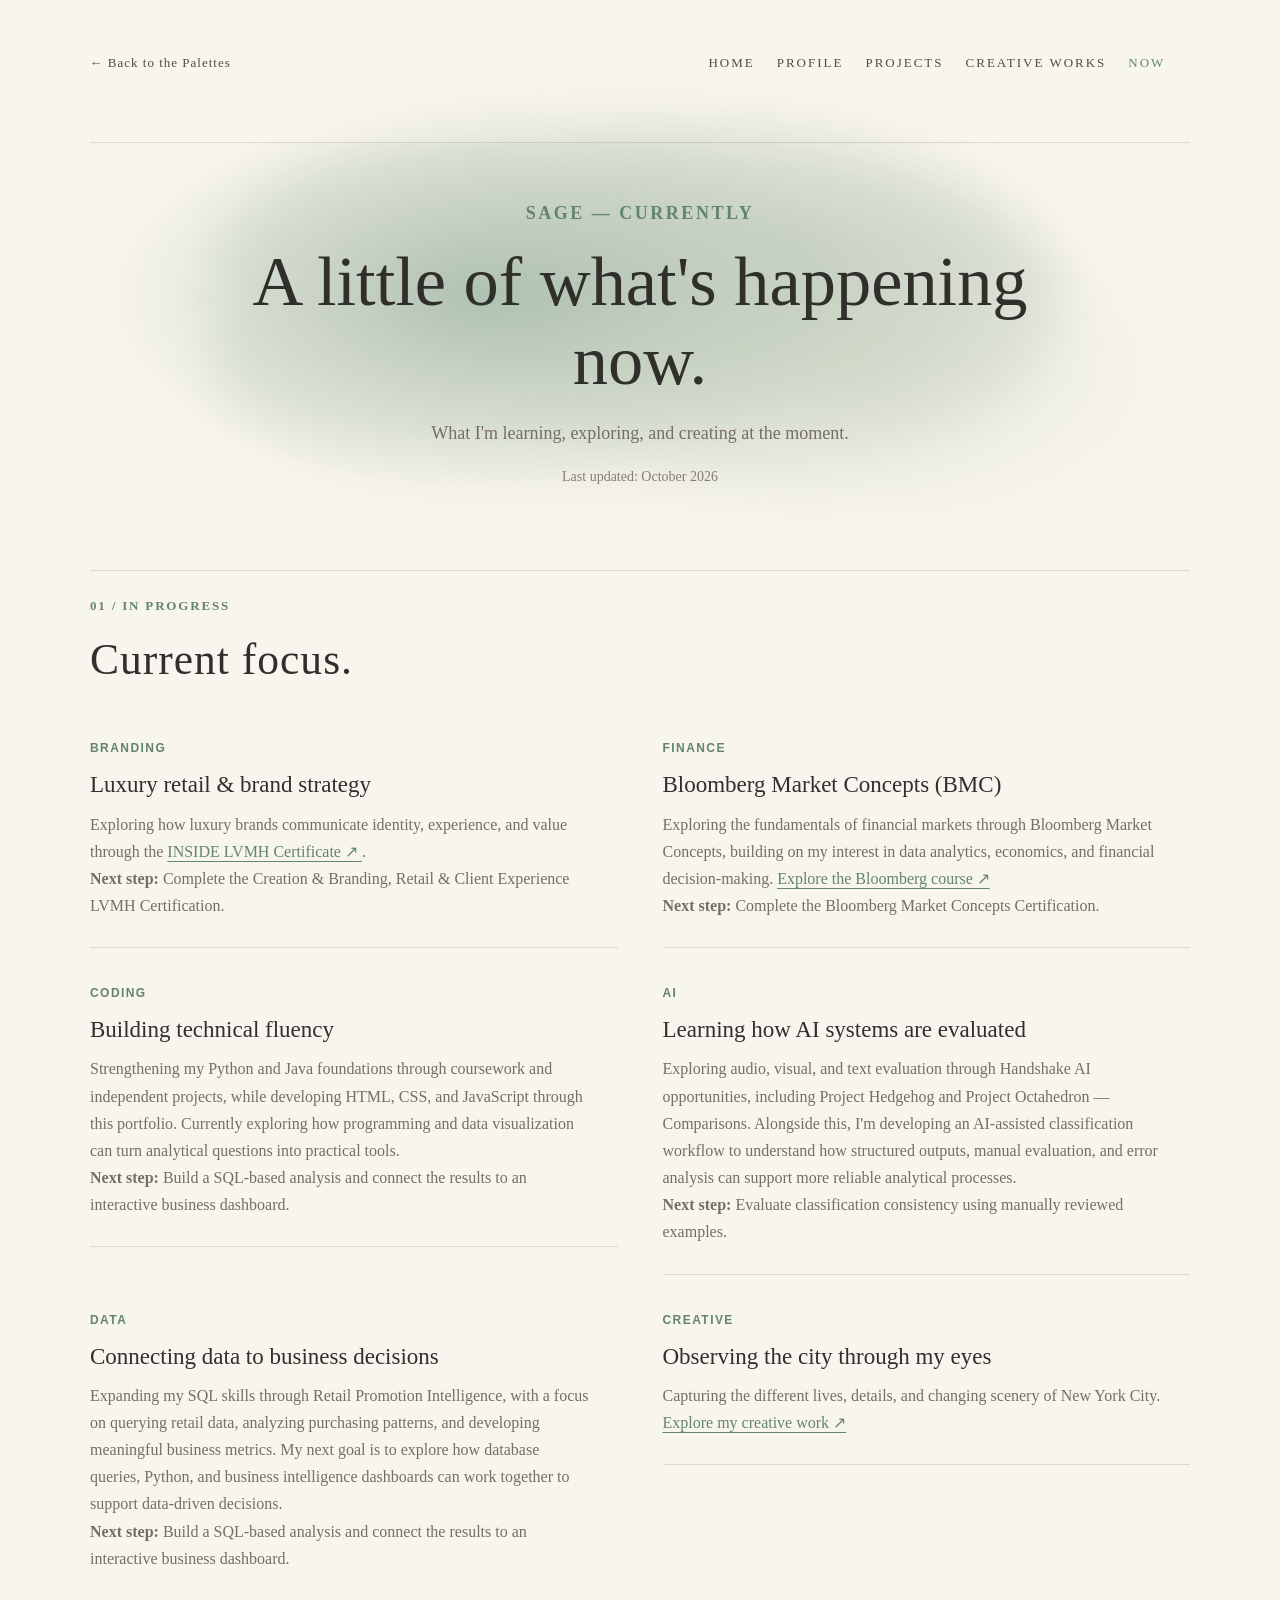
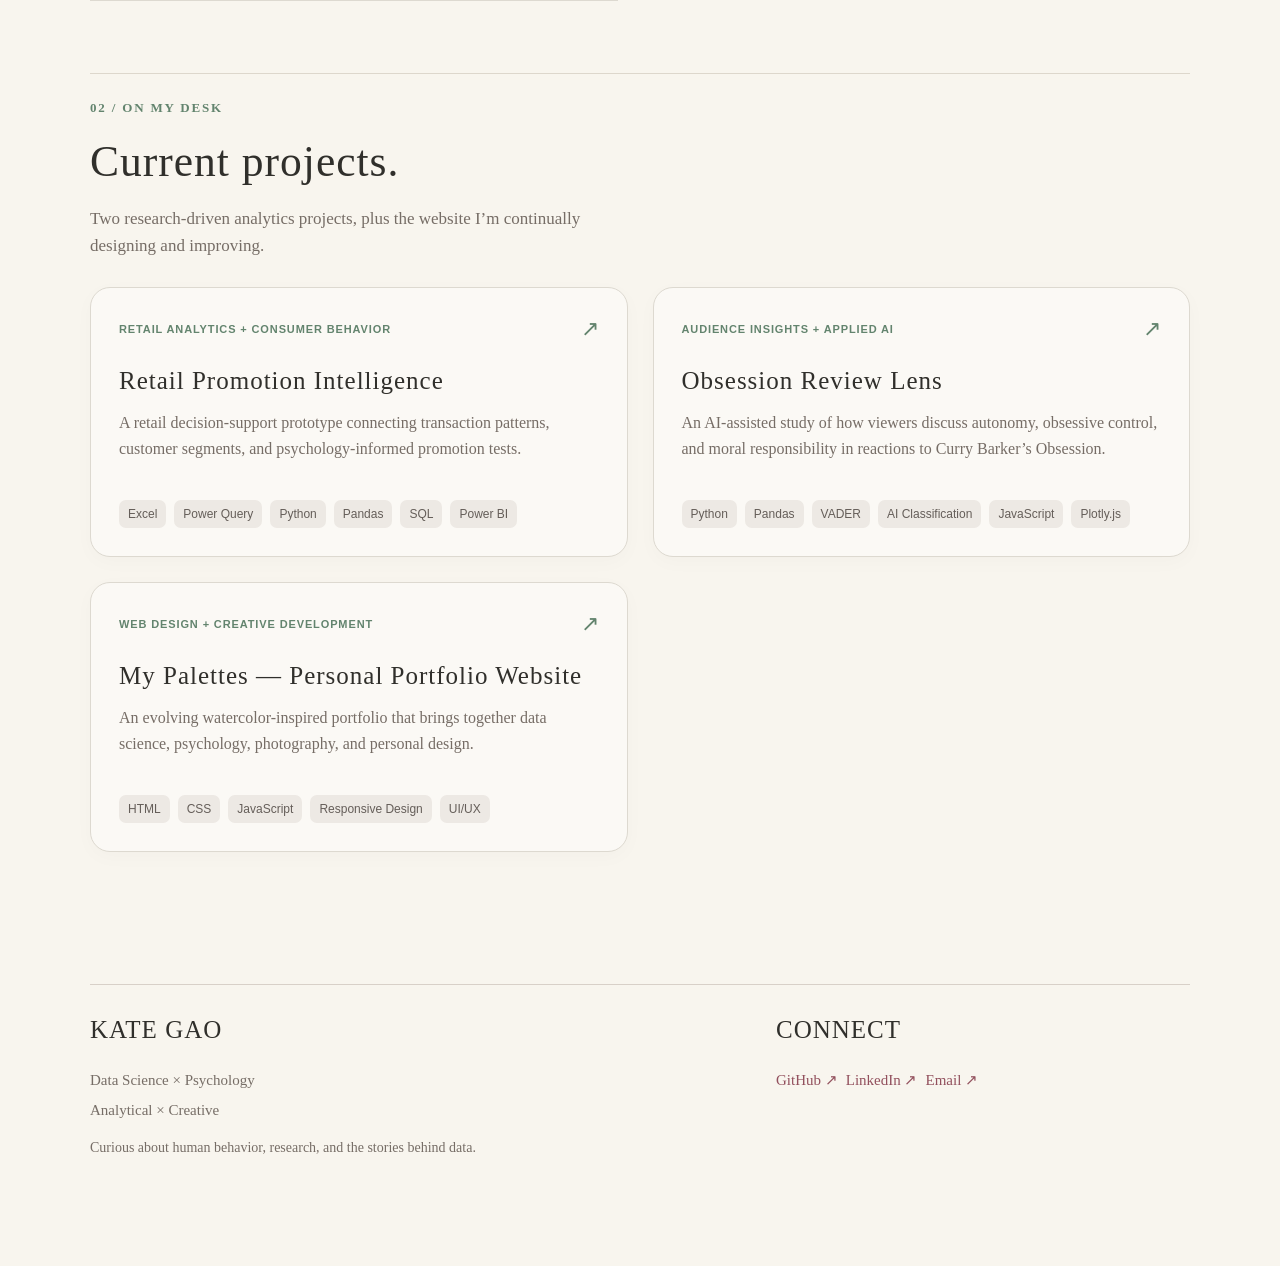
<file: now.html>
<!DOCTYPE html>
<html lang="en">
<head>
  <meta charset="UTF-8">
  <meta name="viewport" content="width=device-width, initial-scale=1">
  <title>Now | My Palettes</title>
  <!-- Shared portfolio styles (navigation, typography, footer). -->
  <link rel="stylesheet" href="style.css">
  <!-- Reuse the Projects card and drawer design. -->
  <link rel="stylesheet" href="projects.css">
  <!-- Only the Now page's sage styling and layout. -->
  <link rel="stylesheet" href="now.css">
  <script src="now.js" defer></script>
</head>
<body class="now-page">
  <!-- Keep links relative so Home always opens index.html. -->
  <header class="now-nav">
    <a href="index.html" class="palette-back-link">← Back to the Palettes</a>
    <nav aria-label="Main navigation">
      <a href="index.html">Home</a>
      <a href="profile.html">Profile</a>
      <a href="projects.html">Projects</a>
      <a href="photography.html">Creative Works</a>
      <a href="now.html" aria-current="page">Now</a>
    </nav>
  </header>

  <main class="now-main">
    <!-- Sage wash appears ONLY behind the page title. -->
    <section class="now-hero" aria-labelledby="now-title">
      <svg class="now-watercolor" viewBox="0 0 900 350" preserveAspectRatio="xMidYMid slice" aria-hidden="true">
        <defs>
          <radialGradient id="now-sage"><stop offset="0%" stop-color="#8CA894" stop-opacity=".43"/><stop offset="70%" stop-color="#B7C8B4" stop-opacity=".24"/><stop offset="100%" stop-color="#B7C8B4" stop-opacity="0"/></radialGradient>
          <radialGradient id="now-light"><stop offset="0" stop-color="#C2CFB6" stop-opacity=".35"/><stop offset="1" stop-color="#C2CFB6" stop-opacity="0"/></radialGradient>
          <filter id="projects-pigment-filter" x="-25%" y="-25%" width="150%" height="150%"><feTurbulence type="fractalNoise" baseFrequency=".018" numOctaves="3" seed="7" result="grain"/><feDisplacementMap in="SourceGraphic" in2="grain" scale="18"/><feGaussianBlur stdDeviation="5"/></filter>
        </defs>
        <ellipse cx="320" cy="135" rx="315" ry="158" fill="url(#now-sage)"/>
        <ellipse cx="630" cy="195" rx="270" ry="142" fill="url(#now-light)"/>
      </svg>
      <p class="now-kicker">SAGE — CURRENTLY</p>
      <h1 id="now-title">A little of what's happening now.</h1>
      <p class="now-subtitle">What I'm learning, exploring, and creating at the moment.</p>
      <p class="now-updated">Last updated: October 2026</p>
    </section>

    <section class="now-focus" aria-labelledby="focus-title">
        <!-- Section heading -->
        <p class="now-kicker">
            01 / IN PROGRESS
        </p>
        <h2 id="focus-title">
            Current focus.
        </h2>
        <!-- Two-column focus grid -->
      <div class="now-focus-list">
            <!-- 01: BRANDING -->
            <article class="now-focus-item">
                <span class="now-focus-label">
                    BRANDING
                </span>
                <div>
                    <h3>Luxury retail &amp; brand strategy</h3>
                    <p>
                        Exploring how luxury brands communicate
                        identity, experience, and value through the
                        <a
                            href="https://www.insidelvmh.com/certificate"
                            target="_blank"
                            rel="noopener noreferrer"
                        >
                            INSIDE LVMH Certificate ↗
                        </a>.
                    </p>
                    <p class="now-next-step">
                      <strong>Next step:</strong>
                      Complete the Creation & Branding, Retail & Client Experience LVMH Certification. 
                  </p>
                </div>
            </article>
            <!-- 02: FINANCE -->
            <article class="now-focus-item">
                <span class="now-focus-label">
                    FINANCE
                </span>
                <div class="learning-item">
                    <h3>Bloomberg Market Concepts (BMC)</h3>

                    <p>
                        Exploring the fundamentals of financial markets
                        through Bloomberg Market Concepts, building on
                        my interest in data analytics, economics, and
                        financial decision-making.

                        <a
                            href="https://portal.bloombergforeducation.com/courses?course_category_id=3"
                            target="_blank"
                            rel="noopener noreferrer"
                            class="learning-link"
                        >
                            Explore the Bloomberg course ↗
                        </a>
                    </p>
                    <p class="now-next-step">
                      <strong>Next step:</strong>
                      Complete the  Bloomberg Market Concepts Certification. 
                  </p>
                </div>
            </article>
            <!-- 03: CODING -->
            <article class="now-focus-item">

                <span class="now-focus-label">
                    CODING
                </span>
                <div>
                    <h3>Building technical fluency</h3>
                    <p>
                        Strengthening my Python and Java foundations
                        through coursework and independent projects,
                        while developing HTML, CSS, and JavaScript
                        through this portfolio. Currently exploring
                        how programming and data visualization can
                        turn analytical questions into practical tools.
                    </p>
                  <p class="now-next-step">
                      <strong>Next step:</strong>
                      Build a SQL-based analysis and connect the
                      results to an interactive business dashboard.
                  </p>
                </div>
            </article>
            <!-- 04: AI -->
            <article class="now-focus-item">
                <span class="now-focus-label">
                    AI
                </span>
                <div>
                    <h3>Learning how AI systems are evaluated</h3>
                    <p>
                        Exploring audio, visual, and text evaluation
                        through Handshake AI opportunities, including
                        Project Hedgehog and Project Octahedron —
                        Comparisons. Alongside this, I'm developing
                        an AI-assisted classification workflow to
                        understand how structured outputs, manual
                        evaluation, and error analysis can support
                        more reliable analytical processes.
                    </p>
                    <p class="now-next-step">
                      <strong>Next step:</strong>
                      Evaluate classification consistency using manually reviewed examples.
                  </p>
                </div>
            </article>
            <!-- 05: DATA & BUSINESS INTELLIGENCE -->
            <article class="now-focus-item">
                <span class="now-focus-label">
                    DATA
                </span>
                <div>
                    <h3>Connecting data to business decisions</h3>
                    <p>
                        Expanding my SQL skills through Retail
                        Promotion Intelligence, with a focus on
                        querying retail data, analyzing purchasing
                        patterns, and developing meaningful business
                        metrics. My next goal is to explore how
                        database queries, Python, and business
                        intelligence dashboards can work together
                        to support data-driven decisions.

                    </p>
                    <p class="now-next-step">
                      <strong>Next step:</strong>
                      Build a SQL-based analysis and connect the
                      results to an interactive business dashboard.
                  </p>
                </div>
            </article>
            <!-- 06: CREATIVE -->
            <article class="now-focus-item">
                <span class="now-focus-label">
                    CREATIVE
                </span>
                <div>
                    <h3>Observing the city through my eyes</h3>
                    <p>
                        Capturing the different lives, details, and
                        changing scenery of New York City.
                        <a href="photography.html">
                            Explore my creative work ↗
                        </a>
                    </p>
                </div>
            </article>
        </div>
    </section>

    <section class="now-work" aria-labelledby="work-title">
      <p class="now-kicker">02 / ON MY DESK</p>
      <h2 id="work-title">Current projects.</h2>
      <p class="now-work-intro">Two research-driven analytics projects, plus the website I’m continually designing and improving.</p>
      <!-- JavaScript creates the two analytics cards and one portfolio website card.
           Clicking any card opens the same details drawer. -->
      <div id="now-projects-grid" class="projects-grid"></div>
    </section>
  </main>

  <!-- Same project drawer pattern; content is populated from now.js. -->
  <div id="now-overlay" class="project-overlay" hidden>
    <button type="button" id="now-backdrop" class="project-backdrop" aria-label="Close project details"></button>
    <aside id="now-drawer" class="project-drawer" role="dialog" aria-modal="true" aria-labelledby="now-drawer-title" tabindex="-1">
      <button type="button" id="now-close" class="project-close" aria-label="Close project details">×</button>
      <p id="now-drawer-category" class="project-category"></p>
      <h2 id="now-drawer-title"></h2>
      <p id="now-drawer-summary"></p>
      <div id="now-drawer-tags" class="project-tags"></div>
      <div class="now-drawer-section"><h3>Source code</h3><a id="now-drawer-source" href="#" target="_blank" rel="noopener noreferrer" hidden>View on GitHub ↗</a><p id="now-drawer-source-note">GitHub repository link coming soon.</p></div>
      <div class="now-drawer-section"><h3 id="now-question-heading">Research question</h3><p id="now-drawer-question"></p></div>
      <div class="now-drawer-section"><h3 id="now-method-heading">Methods &amp; technical approach</h3><div id="now-drawer-method"></div></div>
      <div class="now-drawer-section"><h3 id="now-results-heading">Planned deliverables</h3><div id="now-drawer-results"></div></div>
    </aside>
  </div>

  <!-- Shared footer styling. Replace contact placeholders with your real URLs. -->
  <footer class="palette-profile-footer">

            <div class="footer-about">
                <h2>KATE GAO</h2>

                <p>Data Science × Psychology</p>
                <p>Analytical × Creative</p>

                <p class="footer-description">
                    Curious about human behavior, research,
                    and the stories behind data.
                </p>
            </div>

            <div class="footer-connect">
                <h2>CONNECT</h2>

                <div class="footer-links">
                    <a href="https://github.com/kg1005"
                    target="_blank" rel="noopener noreferrer">
                        GitHub ↗
                    </a>

                    <a href="https://www.linkedin.com/in/kate-gao-629022281"
                    target="_blank" rel="noopener noreferrer">
                        LinkedIn ↗
                    </a>

                    <a href="mailto:kategao1005@gmail.com">
                        Email ↗
                    </a>
                </div>
            </div>

        </footer>
</body>
</html>
</file>
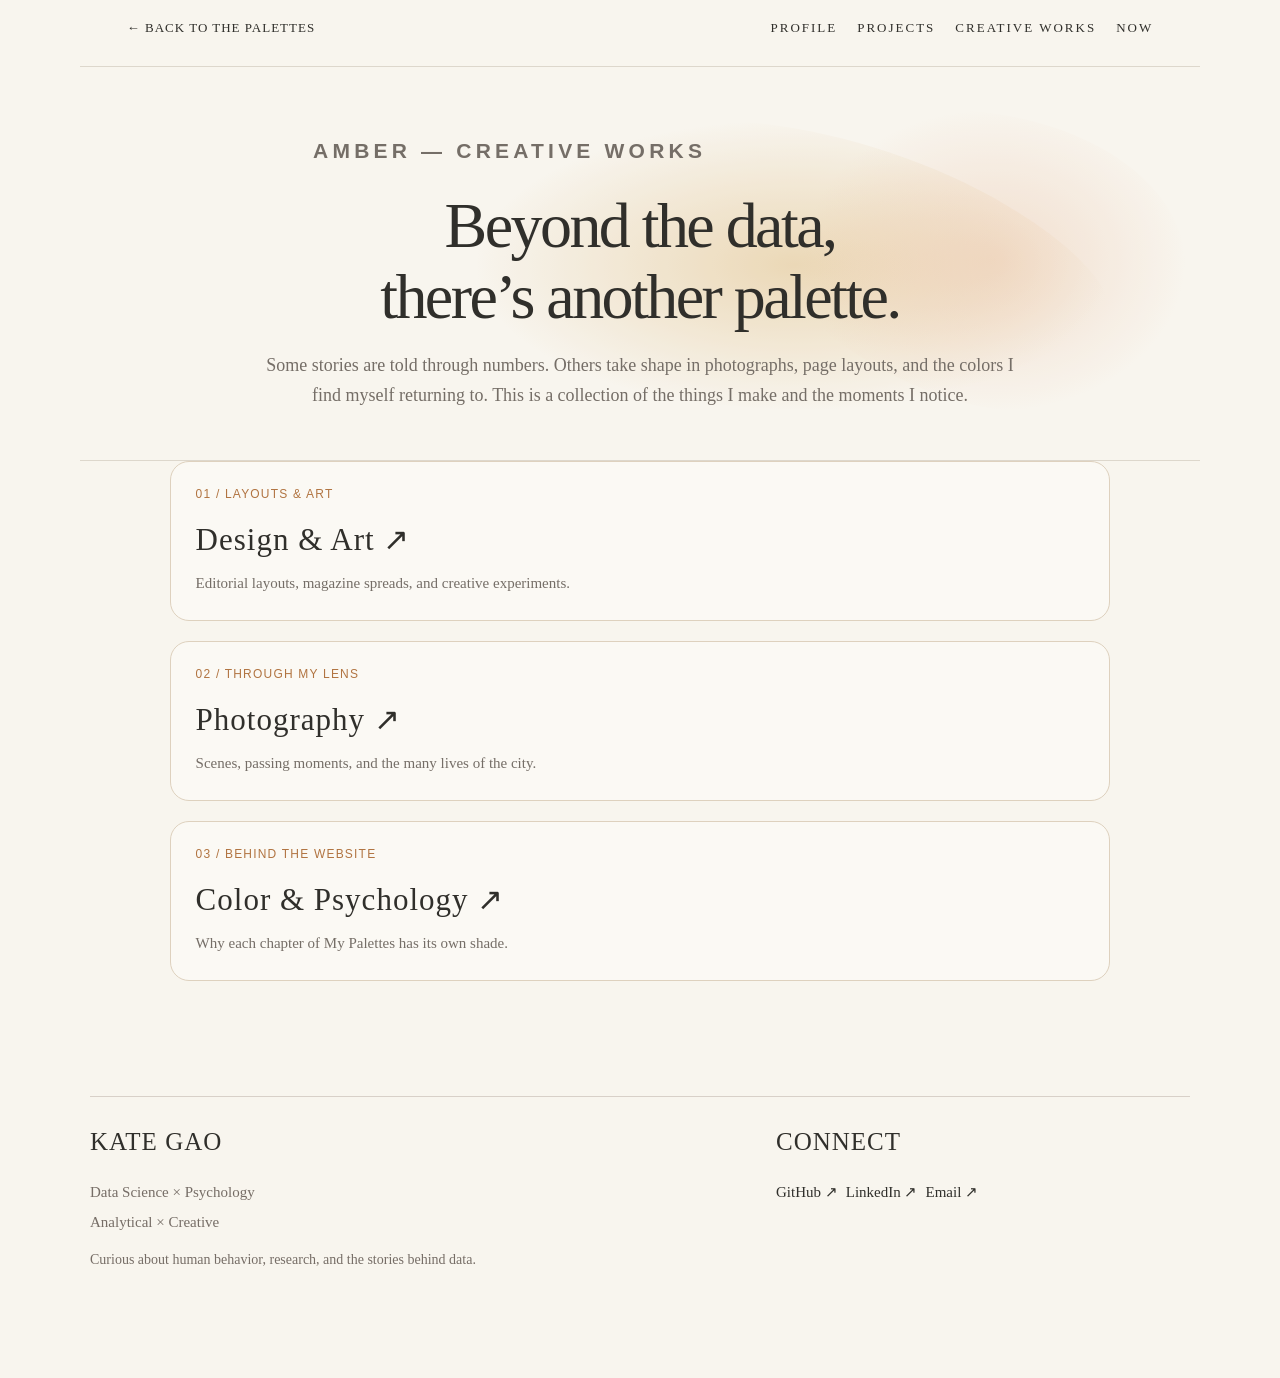
<file: photography.html>
<!DOCTYPE html>
<html lang="en">

<head>
    <!-- PAGE SETTINGS -->

    <meta charset="UTF-8">

    <!-- Makes the website responsive on different screen sizes -->
    <meta name="viewport" content="width=device-width, initial-scale=1">

    <title>Creative Works | My Palettes</title>

    <!-- Shared CSS for the entire portfolio -->
    <link rel="stylesheet" href="style.css">

    <!-- CSS specifically for the Creative Works section -->
    <link rel="stylesheet" href="creative.css">

    <!-- JavaScript for Creative Works interactions -->
    <script src="creative.js" defer></script>

</head>


<body class="creative-site">
    <!--MAIN  NAVIGATION -->

    <nav class="cw-topnav" aria-label="Main navigation">

        <!-- Return to portfolio homepage -->
        <a href="index.html" class="palette-back-link">← Back to the Palettes</a>
        <!-- Navigation to other portfolio pages -->
        <div class="cw-toplinks">

            <a href="profile.html">
                Profile
            </a>

            <a href="projects.html">
                Projects
            </a>

            <a href="photography.html">
                Creative Works
            </a>

            <a href="now.html">
                Now
            </a>

        </div>

    </nav>


    <!--MAIN CREATIVE WORKS HOMEPAGE -->
    <main>


        <!-- SECTION 1: INTRODUCTION-->

        <section class="cw-homehero">

            <svg
                class="cw-wash"
                viewBox="0 0 800 380"
                aria-hidden="true"
            >

                <defs>

                    <!-- GOLD WATERCOLOR GRADIENT -->
                    <radialGradient id="goldwash">

                        <stop
                            stop-color="#DBB16A"
                            stop-opacity=".52"
                        />

                        <stop
                            offset="1"
                            stop-color="#DBB16A"
                            stop-opacity="0"
                        />

                    </radialGradient>


                    <!-- ORANGE WATERCOLOR GRADIENT -->
                    <radialGradient id="orangewash">

                        <stop
                            stop-color="#E6A47A"
                            stop-opacity=".35"
                        />

                        <stop
                            offset="1"
                            stop-color="#E6A47A"
                            stop-opacity="0"
                        />

                    </radialGradient>

                </defs>


                <!-- Gold watercolor shape -->
                <path
                    d="
                        M90 130
                        C175 10 430 40 590 135
                        S740 330 470 335
                        S10 285 90 130Z
                    "
                    fill="url(#goldwash)"
                />


                <!-- Orange watercolor shape -->
                <path
                    d="
                        M390 65
                        C580 -5 800 90 760 230
                        S540 370 390 240Z
                    "
                    fill="url(#orangewash)"
                />

            </svg>


            <!-- Small chapter label -->
            <p class="cw-kicker">
                AMBER — CREATIVE WORKS
            </p>


            <!-- Main heading -->
            <h1>
                Beyond the data,<br>
                there’s another palette.
            </h1>


            <!-- Creative Works introduction -->
            <p>
                Some stories are told through numbers.
                Others take shape in photographs, page layouts,
                and the colors I find myself returning to.
                This is a collection of the things I make
                and the moments I notice.
            </p>

        </section>



        <!-- SECTION 2: CREATIVE WORKS CHAPTERS-->
        <section
            class="cw-doorways"
            aria-label="Explore creative work"
        >


            <!--CARD 1: DESIGN & ART-->

            <a
                class="cw-doorway"
                href="creative-design.html"
            >

                <span>
                    01 / LAYOUTS & ART
                </span>

                <div>

                    <h2>
                        Design & Art ↗
                    </h2>

                    <p>
                        Editorial layouts, magazine spreads,
                        and creative experiments.
                    </p>

                </div>

            </a>



            <!--CARD 2: PHOTOGRAPHY -->

            <a
                class="cw-doorway"
                href="creative-photography.html"
            >

                <span>
                    02 / THROUGH MY LENS
                </span>

                <div>

                    <h2>
                        Photography ↗
                    </h2>

                    <p>
                        Scenes, passing moments,
                        and the many lives of the city.
                    </p>

                </div>

            </a>



            <!-- CARD 3: COLOR & PSYCHOLOGY -->

            <a
                class="cw-doorway"
                href="creative-colors.html"
            >

                <span>
                    03 / BEHIND THE WEBSITE
                </span>

                <div>

                    <h2>
                        Color & Psychology ↗
                    </h2>

                    <p>
                        Why each chapter of My Palettes
                        has its own shade.
                    </p>

                </div>

            </a>

        </section>

    </main>



    <!--FOOTER-->
    <footer class="palette-profile-footer">

            <div class="footer-about">
                <h2>KATE GAO</h2>

                <p>Data Science × Psychology</p>
                <p>Analytical × Creative</p>

                <p class="footer-description">
                    Curious about human behavior, research,
                    and the stories behind data.
                </p>
            </div>

            <div class="footer-connect">
                <h2>CONNECT</h2>

                <div class="footer-links">
                    <a href="https://github.com/kg1005"
                    target="_blank" rel="noopener noreferrer">
                        GitHub ↗
                    </a>

                    <a href="https://www.linkedin.com/in/kate-gao-629022281"
                    target="_blank" rel="noopener noreferrer">
                        LinkedIn ↗
                    </a>

                    <a href="mailto:kategao1005@gmail.com">
                        Email ↗
                    </a>
                </div>
            </div>

        </footer>

</body>

</html>
</file>
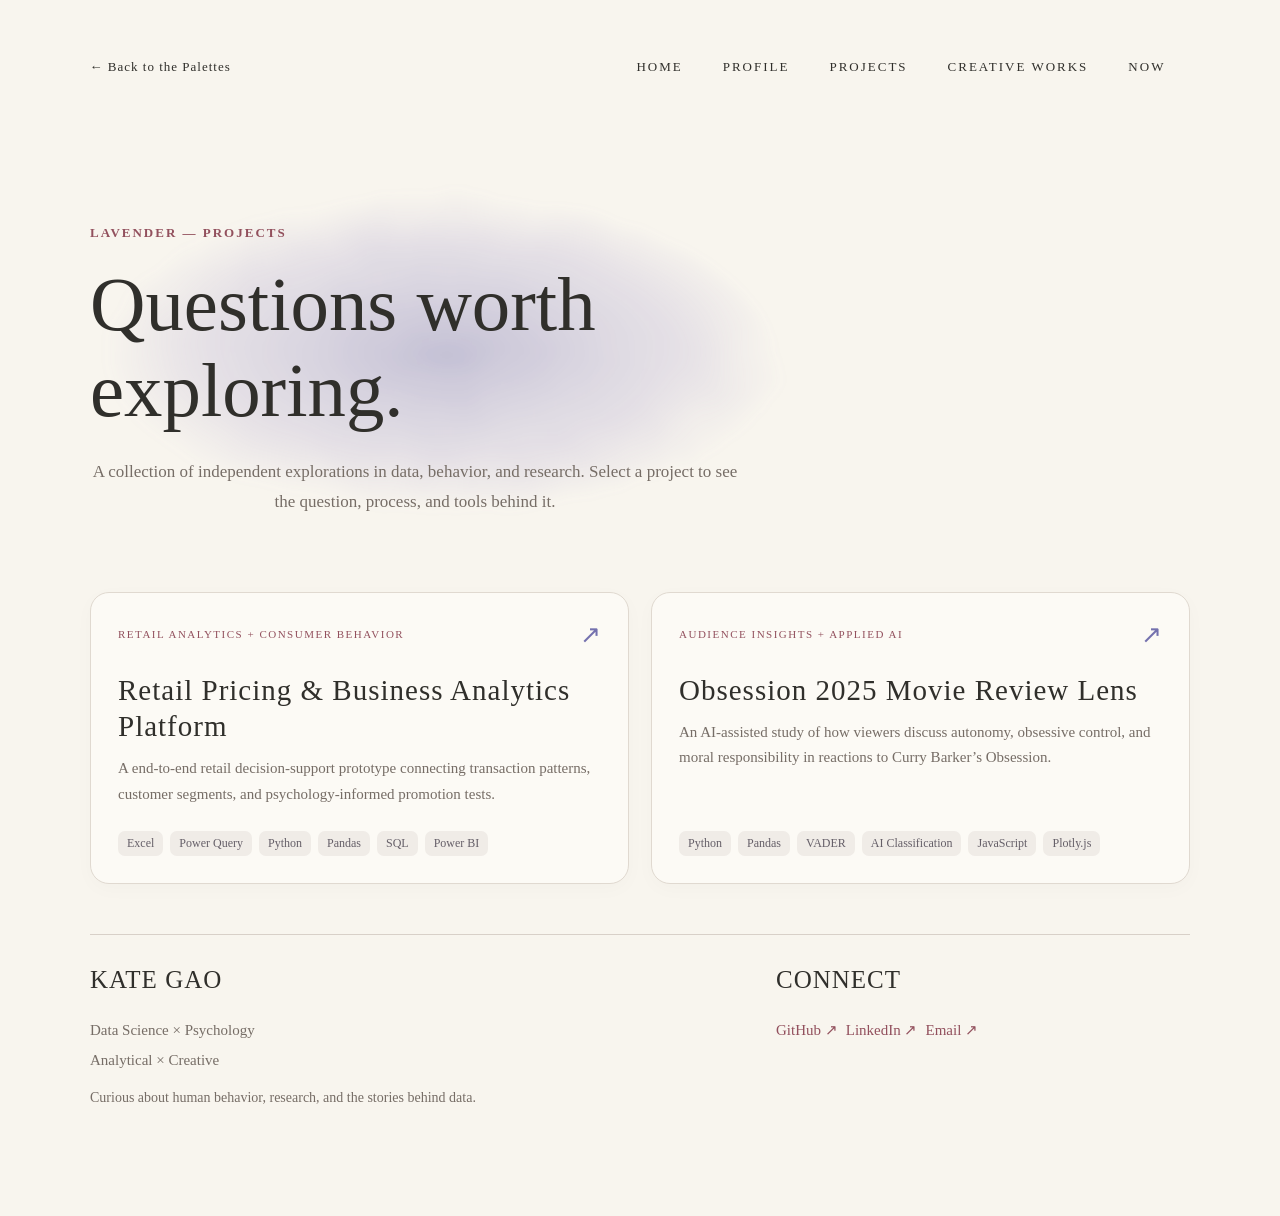
<file: projects.html>
<!DOCTYPE html>
<html lang="en">
<head>
  <meta charset="UTF-8">
  <meta name="viewport" content="width=device-width, initial-scale=1.0">
  <title>Projects | My Palettes</title>
  <!-- Existing site styles remain unchanged. This page adds its own scoped styles. -->
  <link rel="stylesheet" href="style.css">
  <link rel="stylesheet" href="projects.css">
  <script src="projects.js" defer></script>
</head>
<body class="palette-projects-body">
  <header class="palette-page-header">
    <a href="index.html" class="palette-back-link">← Back to the Palettes</a>
    <nav aria-label="Main navigation">
      <a href="index.html">Home</a>
      <a href="profile.html">Profile</a>
      <a href="projects.html">Projects</a>
      <a href="photography.html">Creative Works</a>
      <a href="now.html" aria-current="page">Now</a>
    </nav>
  </header>


  <main class="projects-page" id="main-content">
    <!-- The watercolor lives ONLY behind the page title. -->
    <header class="projects-hero">
      <svg class="projects-hero-wash" viewBox="0 0 900 320" preserveAspectRatio="xMidYMid meet" aria-hidden="true">
        <defs>
          <radialGradient id="projects-purple-pigment"><stop offset="0%" stop-color="#7471AE" stop-opacity=".40"/><stop offset="70%" stop-color="#A59ACB" stop-opacity=".22"/><stop offset="100%" stop-color="#A59ACB" stop-opacity="0"/></radialGradient>
          <filter id="projects-pigment-filter" x="-25%" y="-25%" width="150%" height="150%"><feTurbulence type="fractalNoise" baseFrequency=".018" numOctaves="3" seed="7" result="grain"/><feDisplacementMap in="SourceGraphic" in2="grain" scale="18"/><feGaussianBlur stdDeviation="5"/></filter>
        </defs>
        <g filter="url(#projects-pigment-filter)"><path d="M120 70 C250 -10 530 10 610 110 C710 220 540 300 300 275 C100 275 30 170 120 70 Z" fill="url(#projects-purple-pigment)"/><path d="M510 105 C650 30 850 85 880 200 C890 290 700 335 560 275 C445 220 420 150 510 105 Z" fill="url(#projects-rose-pigment)"/></g>
      </svg>
      <p class="palette-kicker">LAVENDER — PROJECTS</p>
      <h1>Questions worth<br>exploring.</h1>
      <p class="projects-hero-description">A collection of independent explorations in data, behavior, and research. Select a project to see the question, process, and tools behind it.</p>
    </header>

    <!-- Project cards appear directly below the watercolor heading. -->
    <section class="projects-gallery" aria-label="Project gallery">
      <!-- JavaScript builds the cards from a single data array; edit project content there. -->
      <div class="projects-grid" id="projects-grid"></div>
    </section>
  </main>

  <!-- Right-side project details drawer. The backdrop closes it on click. 
        over -> entire layer covering screen; backdrop -> darkened areas; drawer -> actual panel -->
  <div class="project-overlay" id="project-overlay" hidden>
    <button class="project-backdrop" id="project-backdrop" type="button" aria-label="Close project details"></button>
    <aside class="project-drawer" id="project-drawer" role="dialog" aria-modal="true" aria-labelledby="drawer-title" tabindex="-1">
      <button class="project-close" id="project-close" type="button" aria-label="Close project details">×</button>
      <p class="palette-kicker" id="drawer-category">PROJECT DETAILS</p>
      <h2 id="drawer-title"></h2>
      <div class="drawer-tags" id="drawer-tags"></div>
      <p class="drawer-summary" id="drawer-summary"></p>
      <a class="drawer-source" id="drawer-source" target="_blank" rel="noopener noreferrer" hidden>↗ View source code on GitHub</a>
      <p class="drawer-source-note" id="drawer-source-note">GitHub repository link coming soon.</p>
      <div class="drawer-section"><h3>The question</h3><p id="drawer-question"></p></div>
      <div class="drawer-section"><h3>Approach &amp; methods</h3><p id="drawer-method"></p></div>
      <div class="drawer-section"><h3>Results &amp; next steps</h3><p id="drawer-results"></p></div>
    </aside>
  </div>

  <!-- Same shared footer markup as your Profile page. -->
  <footer class="palette-profile-footer">

            <div class="footer-about">
                <h2>KATE GAO</h2>

                <p>Data Science × Psychology</p>
                <p>Analytical × Creative</p>

                <p class="footer-description">
                    Curious about human behavior, research,
                    and the stories behind data.
                </p>
            </div>

            <div class="footer-connect">
                <h2>CONNECT</h2>

                <div class="footer-links">
                    <a href="https://github.com/kg1005"
                    target="_blank" rel="noopener noreferrer">
                        GitHub ↗
                    </a>

                    <a href="https://www.linkedin.com/in/kate-gao-629022281"
                    target="_blank" rel="noopener noreferrer">
                        LinkedIn ↗
                    </a>

                    <a href="mailto:kategao1005@gmail.com">
                        Email ↗
                    </a>
                </div>
            </div>

        </footer>
</body>
</html>
</file>
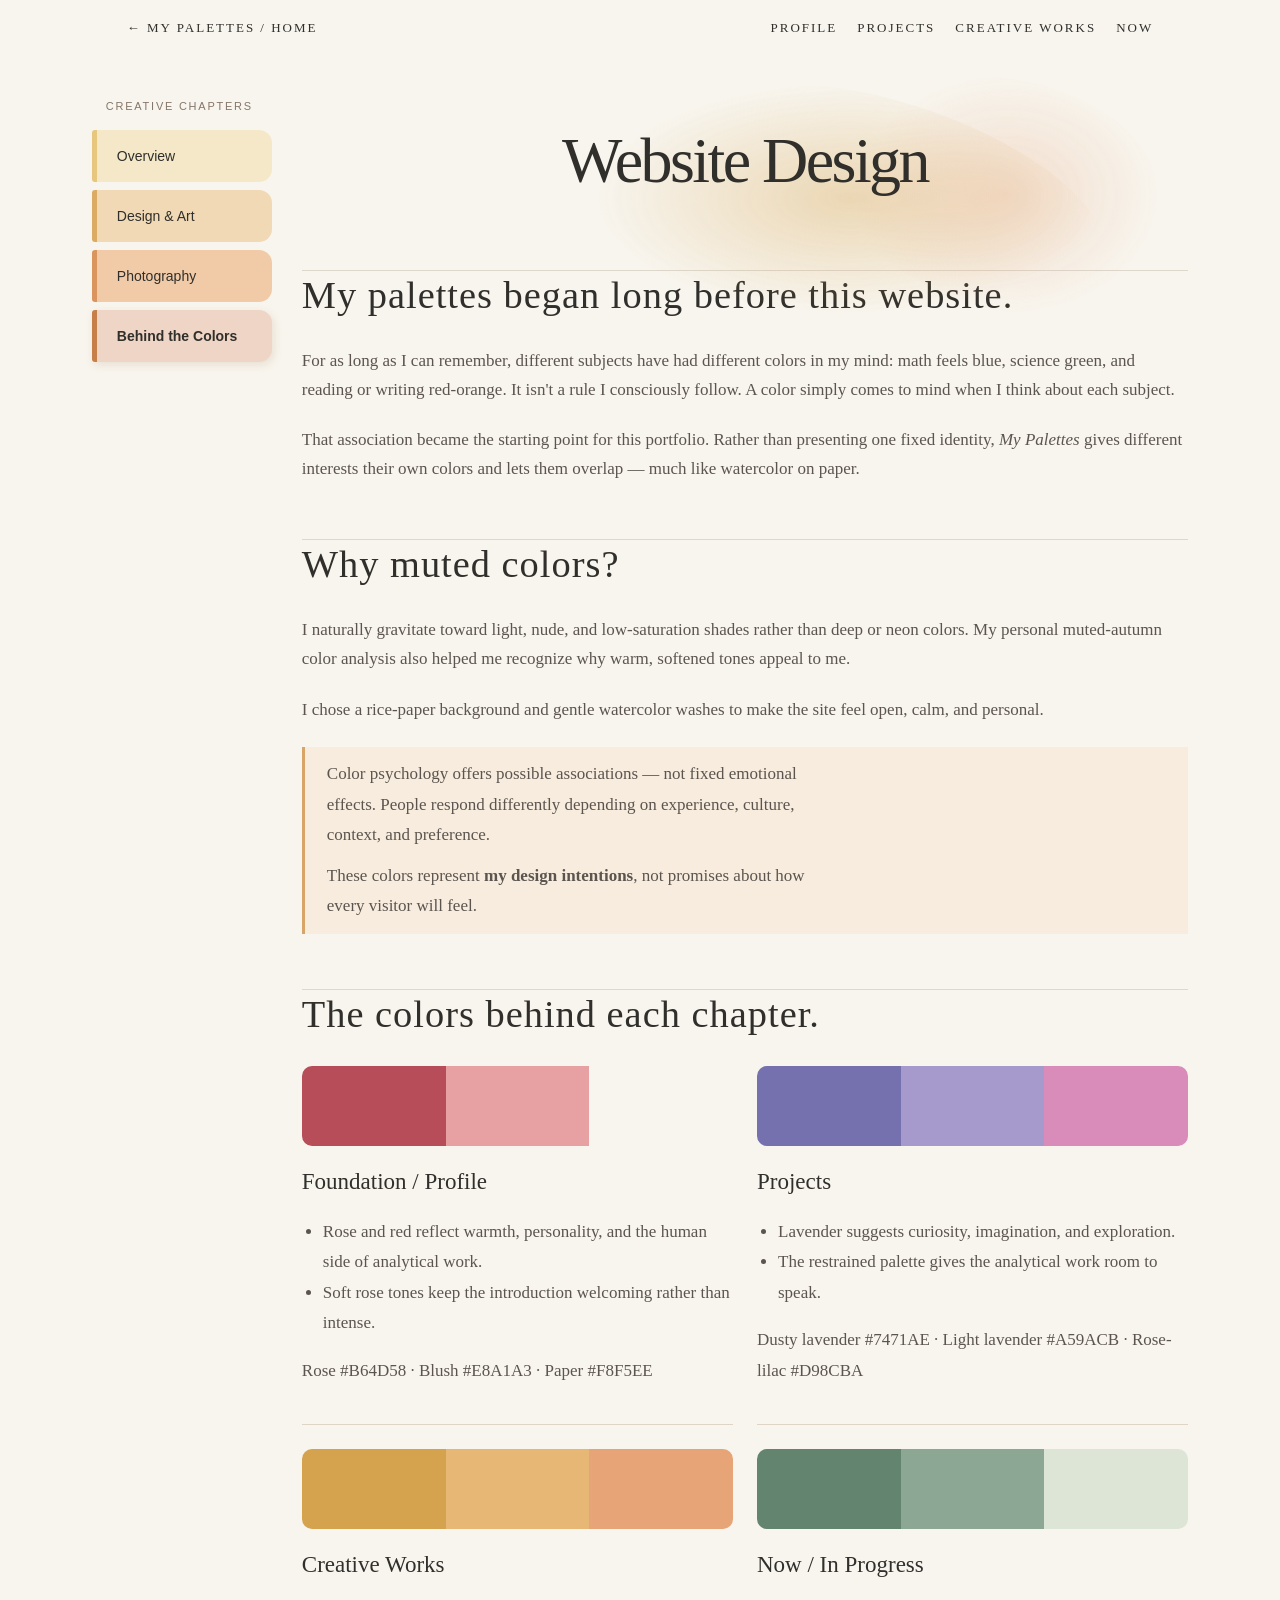
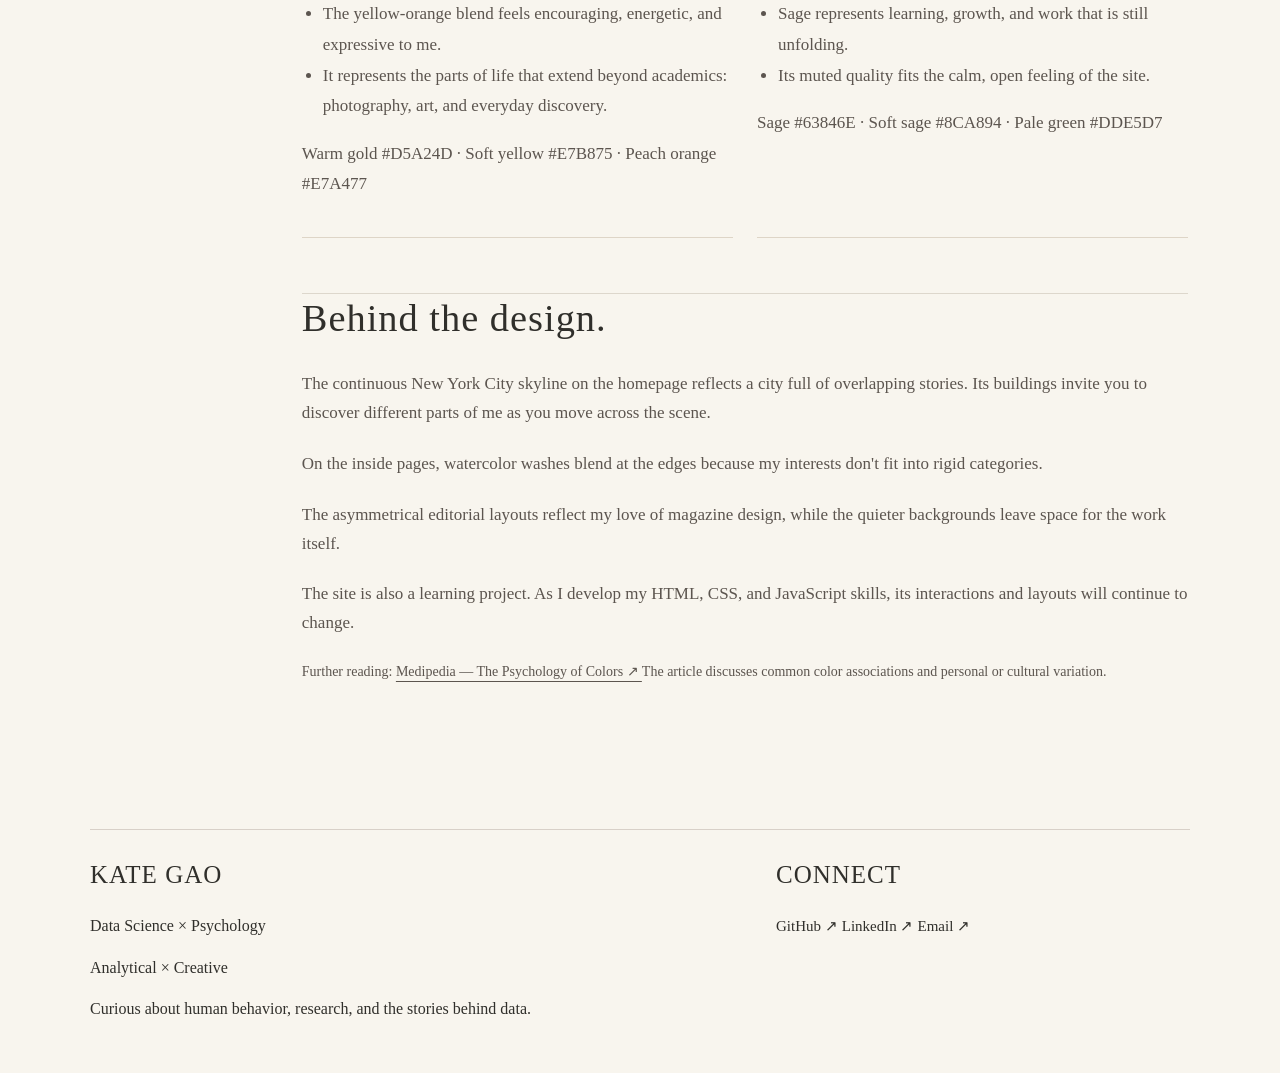
<file: portfolio/creative-colors.html>
<!DOCTYPE html>
<html lang="en">

<head>
    <meta charset="UTF-8">
    <meta name="viewport" content="width=device-width, initial-scale=1">

    <title>The colors I keep coming back to. | My Palettes</title>

    <!-- Shared portfolio CSS -->
    <link rel="stylesheet" href="style.css">

    <!-- Creative Works styling -->
    <link rel="stylesheet" href="creative.css">

    <!-- Creative Works JavaScript -->
    <script src="creative.js" defer></script>
</head>

<body class="creative-site">

    <!--  main naviagation -->

    <nav class="cw-topnav" aria-label="Main navigation">
        <a href="index.html">
            ← MY PALETTES / HOME
        </a>

        <div class="cw-toplinks">
            <a href="profile.html">Profile</a>
            <a href="projects.html">Projects</a>
            <a href="photography.html">Creative Works</a>
            <a href="now.html">Now</a>
        </div>
    </nav>


    <!-- CREATIVE WORKS LAYOUT-->

    <main>
        <div class="cw-page">

            <!-- LEFT-SIDE CHAPTER NAVIGATION -->
            <aside class="cw-tabs" aria-label="Creative chapters">

                <p class="cw-tabs-title">
                    CREATIVE CHAPTERS
                </p>

                <a class="cw-tab" href="photography.html">
                    Overview
                </a>

                <a class="cw-tab" href="creative-design.html">
                    Design & Art
                </a>

                <a class="cw-tab" href="creative-photography.html">
                    Photography
                </a>

                <a
                    class="cw-tab"
                    href="creative-colors.html"
                    aria-current="page"
                >
                    Behind the Colors
                </a>

            </aside>


            <!-- MAIN PAGE CONTENT -->

            <div class="cw-main">

                <!-- PAGE TITLE + WATERCOLOR BACKGROUND -->
                <header class="cw-heading">

                    <svg
                        class="cw-wash"
                        viewBox="0 0 800 380"
                        aria-hidden="true"
                    >
                        <defs>
                            <radialGradient id="goldwash">
                                <stop
                                    stop-color="#DBB16A"
                                    stop-opacity=".52"
                                />
                                <stop
                                    offset="1"
                                    stop-color="#DBB16A"
                                    stop-opacity="0"
                                />
                            </radialGradient>

                            <radialGradient id="orangewash">
                                <stop
                                    stop-color="#E6A47A"
                                    stop-opacity=".35"
                                />
                                <stop
                                    offset="1"
                                    stop-color="#E6A47A"
                                    stop-opacity="0"
                                />
                            </radialGradient>
                        </defs>

                        <path
                            d="M90 130 C175 10 430 40 590 135
                               S740 330 470 335 S10 285 90 130Z"
                            fill="url(#goldwash)"
                        />

                        <path
                            d="M390 65 C580 -5 800 90 760 230
                               S540 370 390 240Z"
                            fill="url(#orangewash)"
                        />
                    </svg>

                    <h1>
                        Website Design
                    </h1>

                </header>


                <!--SECTION 1: PERSONAL COLOR ASSOCIATIONS-->

                <section class="cw-section">

                    <h2>
                        My palettes began long before this website.
                    </h2>

                    <p>
                        For as long as I can remember, different subjects
                        have had different colors in my mind: math feels
                        blue, science green, and reading or writing
                        red-orange. It isn't a rule I consciously follow.
                        A color simply comes to mind when I think about
                        each subject.
                    </p>

                    <p>
                        That association became the starting point for
                        this portfolio. Rather than presenting one fixed
                        identity, <em>My Palettes</em> gives different
                        interests their own colors and lets them overlap
                        — much like watercolor on paper.
                    </p>

                </section>


                <!-- SECTION 2: COLOR PREFERENCES-->

                <section class="cw-section">

                    <h2>Why muted colors?</h2>

                    <p>
                        I naturally gravitate toward light, nude, and
                        low-saturation shades rather than deep or neon
                        colors. My personal muted-autumn color analysis
                        also helped me recognize why warm, softened
                        tones appeal to me.
                    </p>

                    <p>
                        I chose a rice-paper background and gentle
                        watercolor washes to make the site feel open,
                        calm, and personal.
                    </p>

                    <div class="cw-note">
                        <p>
                            Color psychology offers possible associations
                            — not fixed emotional effects. People respond
                            differently depending on experience, culture,
                            context, and preference.
                        </p>

                        <p>
                            These colors represent
                            <strong>my design intentions</strong>,
                            not promises about how every visitor will feel.
                        </p>
                    </div>

                </section>


                <!--SECTION 3: WEBSITE COLOR PALETTES-->

                <section class="cw-section">

                    <h2>The colors behind each chapter.</h2>

                    <div class="cw-palette-grid">


                        <!-- PALETTE 1: FOUNDATION / PROFILE -->
                        <article class="cw-palette">

                            <div
                                class="cw-swatches"
                                aria-label="Foundation and Profile palette"
                            >
                                <span
                                    style="background:#B64D58"
                                    title="Rose: #B64D58"
                                ></span>

                                <span
                                    style="background:#E8A1A3"
                                    title="Blush: #E8A1A3"
                                ></span>

                                <span
                                    style="background:#F8F5EE"
                                    title="Paper: #F8F5EE"
                                ></span>
                            </div>

                            <h3>Foundation / Profile</h3>

                            <ul>
                                <li>
                                    Rose and red reflect warmth, personality,
                                    and the human side of analytical work.
                                </li>

                                <li>
                                    Soft rose tones keep the introduction
                                    welcoming rather than intense.
                                </li>
                            </ul>

                            <p class="cw-muted">
                                Rose #B64D58 ·
                                Blush #E8A1A3 ·
                                Paper #F8F5EE
                            </p>

                        </article>


                        <!-- PALETTE 2: PROJECTS -->
                        <article class="cw-palette">

                            <div
                                class="cw-swatches"
                                aria-label="Projects palette"
                            >
                                <span
                                    style="background:#7471AE"
                                    title="Dusty lavender: #7471AE"
                                ></span>

                                <span
                                    style="background:#A59ACB"
                                    title="Light lavender: #A59ACB"
                                ></span>

                                <span
                                    style="background:#D98CBA"
                                    title="Rose-lilac: #D98CBA"
                                ></span>
                            </div>

                            <h3>Projects</h3>

                            <ul>
                                <li>
                                    Lavender suggests curiosity, imagination,
                                    and exploration.
                                </li>

                                <li>
                                    The restrained palette gives the
                                    analytical work room to speak.
                                </li>
                            </ul>

                            <p class="cw-muted">
                                Dusty lavender #7471AE ·
                                Light lavender #A59ACB ·
                                Rose-lilac #D98CBA
                            </p>

                        </article>


                        <!-- PALETTE 3: CREATIVE WORKS -->
                        <article class="cw-palette">

                            <div
                                class="cw-swatches"
                                aria-label="Creative Works palette"
                            >
                                <span
                                    style="background:#D5A24D"
                                    title="Warm gold: #D5A24D"
                                ></span>

                                <span
                                    style="background:#E7B875"
                                    title="Soft yellow: #E7B875"
                                ></span>

                                <span
                                    style="background:#E7A477"
                                    title="Peach orange: #E7A477"
                                ></span>
                            </div>

                            <h3>Creative Works</h3>

                            <ul>
                                <li>
                                    The yellow-orange blend feels
                                    encouraging, energetic, and expressive
                                    to me.
                                </li>

                                <li>
                                    It represents the parts of life that
                                    extend beyond academics: photography,
                                    art, and everyday discovery.
                                </li>
                            </ul>

                            <p class="cw-muted">
                                Warm gold #D5A24D ·
                                Soft yellow #E7B875 ·
                                Peach orange #E7A477
                            </p>

                        </article>


                        <!-- PALETTE 4: NOW / IN PROGRESS -->
                        <article class="cw-palette">

                            <div
                                class="cw-swatches"
                                aria-label="Now and In Progress palette"
                            >
                                <span
                                    style="background:#63846E"
                                    title="Sage: #63846E"
                                ></span>

                                <span
                                    style="background:#8CA894"
                                    title="Soft sage: #8CA894"
                                ></span>

                                <span
                                    style="background:#DDE5D7"
                                    title="Pale green: #DDE5D7"
                                ></span>
                            </div>

                            <h3>Now / In Progress</h3>

                            <ul>
                                <li>
                                    Sage represents learning, growth,
                                    and work that is still unfolding.
                                </li>

                                <li>
                                    Its muted quality fits the calm,
                                    open feeling of the site.
                                </li>
                            </ul>

                            <p class="cw-muted">
                                Sage #63846E ·
                                Soft sage #8CA894 ·
                                Pale green #DDE5D7
                            </p>

                        </article>

                    </div>

                </section>


                <!--SECTION 4: WEBSITE DESIGN PHILOSOPHY -->

                <section class="cw-section">

                    <h2>Behind the design.</h2>

                    <p>
                        The continuous New York City skyline on the
                        homepage reflects a city full of overlapping
                        stories. Its buildings invite you to discover
                        different parts of me as you move across the scene.
                    </p>

                    <p>
                        On the inside pages, watercolor washes blend at
                        the edges because my interests don't fit into
                        rigid categories.
                    </p>

                    <p>
                        The asymmetrical editorial layouts reflect my
                        love of magazine design, while the quieter
                        backgrounds leave space for the work itself.
                    </p>

                    <p>
                        The site is also a learning project. As I develop
                        my HTML, CSS, and JavaScript skills, its
                        interactions and layouts will continue to change.
                    </p>

                    <p class="cw-source">
                        Further reading:

                        <a
                            class="cw-cta"
                            href="https://themedipedia.com/blog/the-psychology-of-colors-how-different-colors-affect-your-mood-and-mental-health"
                            target="_blank"
                            rel="noopener noreferrer"
                        >
                            Medipedia — The Psychology of Colors ↗
                        </a>

                        The article discusses common color associations
                        and personal or cultural variation.
                    </p>

                </section>

            </div>
        </div>
    </main>


    <!-- FOOTER-->
    <footer class="palette-profile-footer now-footer">
    <div><h2>KATE GAO</h2><p>Data Science × Psychology</p><p>Analytical × Creative</p><p>Curious about human behavior, research, and the stories behind data.</p></div>
    <div><h2>CONNECT</h2><p><a href="https://github.com/" target="_blank" rel="noopener noreferrer">GitHub ↗</a> <a href="https://www.linkedin.com/" target="_blank" rel="noopener noreferrer">LinkedIn ↗</a> <a href="mailto:your-email@example.com">Email ↗</a></p></div>
    </footer>

</body>
</html>
</file>
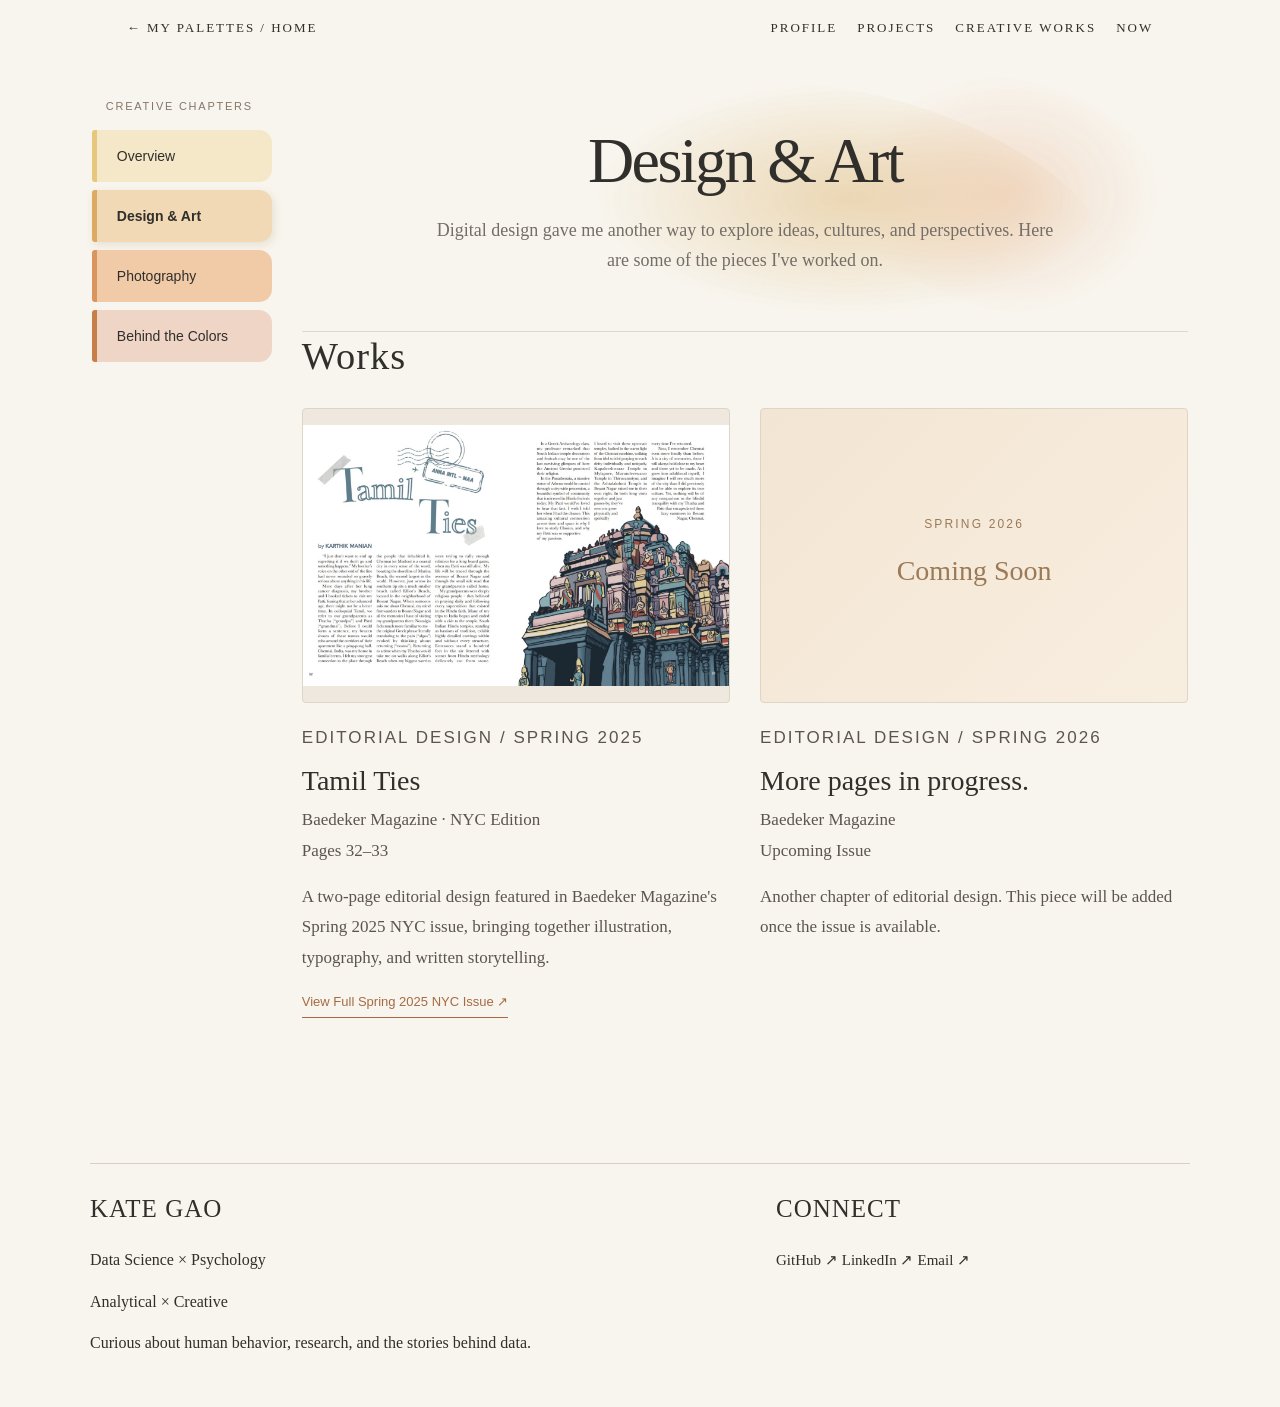
<file: portfolio/creative-design.html>
<!DOCTYPE html>
<html lang="en">

<head>
    <!-- PAGE SETTINGS-->

    <meta charset="UTF-8">

    <meta
        name="viewport"
        content="width=device-width, initial-scale=1.0"
    >

    <title>Design & Art | My Palettes</title>

    <!-- Shared portfolio styling -->
    <link rel="stylesheet" href="style.css">

    <!-- Creative Works styling -->
    <link rel="stylesheet" href="creative.css">

    <!-- Shared Creative Works interactions -->
    <script src="creative.js" defer></script>

</head>


<body class="creative-site">

    <!-- MAIN NAVIGATION-->

    <nav class="cw-topnav" aria-label="Main navigation">

        <a href="index.html">
            ← MY PALETTES / HOME
        </a>

        <div class="cw-toplinks">

            <a href="profile.html">
                Profile
            </a>

            <a href="projects.html">
                Projects
            </a>

            <a href="photography.html">
                Creative Works
            </a>

            <a href="now.html">
                Now
            </a>

        </div>

    </nav>


    <!--  CREATIVE WORKS LAYOUT -->

    <main>

        <div class="cw-page">

            <!--LEFT-SIDE CHAPTER NAVIGATION -->

            <aside
                class="cw-tabs"
                aria-label="Creative chapters"
            >

                <p class="cw-tabs-title">
                    CREATIVE CHAPTERS
                </p>

                <a
                    class="cw-tab"
                    href="photography.html"
                >
                    Overview
                </a>

                <a
                    class="cw-tab"
                    href="creative-design.html"
                    aria-current="page"
                >
                    Design & Art
                </a>

                <a
                    class="cw-tab"
                    href="creative-photography.html"
                >
                    Photography
                </a>

                <a
                    class="cw-tab"
                    href="creative-colors.html"
                >
                    Behind the Colors
                </a>

            </aside>


            <!--MAIN PAGE CONTENT -->

            <div class="cw-main">

                <!--PAGE HEADING + WATERCOLOR -->

                <header class="cw-heading">

                    <!-- Amber watercolor background -->
                    <svg
                        class="cw-wash"
                        viewBox="0 0 800 380"
                        aria-hidden="true"
                    >

                        <defs>

                            <!-- Golden watercolor gradient -->
                            <radialGradient id="design-goldwash">

                                <stop
                                    stop-color="#DBB16A"
                                    stop-opacity=".52"
                                />

                                <stop
                                    offset="1"
                                    stop-color="#DBB16A"
                                    stop-opacity="0"
                                />

                            </radialGradient>


                            <!-- Peach watercolor gradient -->
                            <radialGradient id="design-orangewash">

                                <stop
                                    stop-color="#E6A47A"
                                    stop-opacity=".35"
                                />

                                <stop
                                    offset="1"
                                    stop-color="#E6A47A"
                                    stop-opacity="0"
                                />

                            </radialGradient>

                        </defs>


                        <!-- Golden watercolor shape -->
                        <path
                            d="
                                M90 130
                                C175 10 430 40 590 135
                                S740 330 470 335
                                S10 285 90 130Z
                            "
                            fill="url(#design-goldwash)"
                        />


                        <!-- Peach watercolor shape -->
                        <path
                            d="
                                M390 65
                                C580 -5 800 90 760 230
                                S540 370 390 240Z
                            "
                            fill="url(#design-orangewash)"
                        />

                    </svg>
                  
                    <!-- Page title -->
                    <h1>
                        Design & Art
                    </h1>


                    <!-- Page introduction -->
                    <p>
                        Digital design gave me another way to
                        explore ideas, cultures, and perspectives.
                        Here are some of the pieces I've worked on.
                    </p>

                </header>



                <!--EDITORIAL DESIGN PORTFOLIO-->

                <section
                    class="cw-section"
                    aria-labelledby="design-work-heading"
                >

                    <h2
                        id="design-work-heading"
                        class="design-section-title"
                    >
                        Works
                    </h2>

                    <div class="design-project-grid">


                        <!--PROJECT 1: TAMIL TIES -->

                        <article class="design-project">

                            <!--
                                The image is the actual two-page
                                editorial spread from pages 32–33.

                                Save your image at:
                                images/creative/tamil-ties-spread.jpg
                            -->

                            <a
                                class="design-project-image-link"
                                href="https://www.nyubaedeker.org/print-issues/blog-post-title-one-sc9ct-wbjzd-s6zsx-yj7yd-twnm2-dresp-egly9"
                                target="_blank"
                                rel="noopener noreferrer"
                                aria-label="View the Spring 2025 NYC issue containing Tamil Ties"
                            >

                                <img
                                    src="images/creative/tamil-ties-spread.jpg"
                                    alt="Tamil Ties two-page editorial spread from Baedeker Spring 2025 NYC, pages 32–33"
                                    class="design-project-image"
                                    loading="lazy"
                                >

                            </a>


                            <!-- Project category -->
                            <p class="design-project-category">
                                EDITORIAL DESIGN / SPRING 2025
                            </p>


                            <!-- Project title -->
                            <h3>
                                Tamil Ties
                            </h3>


                            <!-- Publication details -->
                            <p class="design-project-meta">
                                Baedeker Magazine · NYC Edition
                                <br>
                                Pages 32–33
                            </p>


                            <!-- Project description -->
                            <p class="design-project-description">
                                A two-page editorial design featured in
                                Baedeker Magazine's Spring 2025 NYC issue,
                                bringing together illustration,
                                typography, and written storytelling.
                            </p>


                            <!-- Link to the complete publication -->
                            <a
                                class="design-issue-link"
                                href="https://www.nyubaedeker.org/print-issues/blog-post-title-one-sc9ct-wbjzd-s6zsx-yj7yd-twnm2-dresp-egly9"
                                target="_blank"
                                rel="noopener noreferrer"
                            >
                                View Full Spring 2025 NYC Issue ↗
                            </a>

                        </article>



                        <!--ROJECT 2: SPRING 2026 -->

                        <article class="design-project">

                            <!--
                                Placeholder for the upcoming issue.

                                Replace with an image
                                once the design is available.
                            -->

                            <div class="design-project-placeholder">

                                <span>
                                    SPRING 2026
                                </span>

                                <p>
                                    Coming Soon
                                </p>

                            </div>


                            <!-- Project category -->
                            <p class="design-project-category">
                                EDITORIAL DESIGN / SPRING 2026
                            </p>


                            <!-- Project title -->
                            <h3>
                                More pages in progress.
                            </h3>


                            <!-- Publication details -->
                            <p class="design-project-meta">
                                Baedeker Magazine
                                <br>
                                Upcoming Issue
                            </p>


                            <!-- Project description -->
                            <p class="design-project-description">
                                Another chapter of editorial design.
                                This piece will be added once the
                                issue is available.
                            </p>

                        </article>

                    </div>

                </section>

            </div>

        </div>

    </main>



    <!-- FOOTER-->
    <footer class="palette-profile-footer now-footer">
    <div><h2>KATE GAO</h2><p>Data Science × Psychology</p><p>Analytical × Creative</p><p>Curious about human behavior, research, and the stories behind data.</p></div>
    <div><h2>CONNECT</h2><p><a href="https://github.com/" target="_blank" rel="noopener noreferrer">GitHub ↗</a> <a href="https://www.linkedin.com/" target="_blank" rel="noopener noreferrer">LinkedIn ↗</a> <a href="mailto:your-email@example.com">Email ↗</a></p></div>
  </footer>

</body>

</html>
</file>
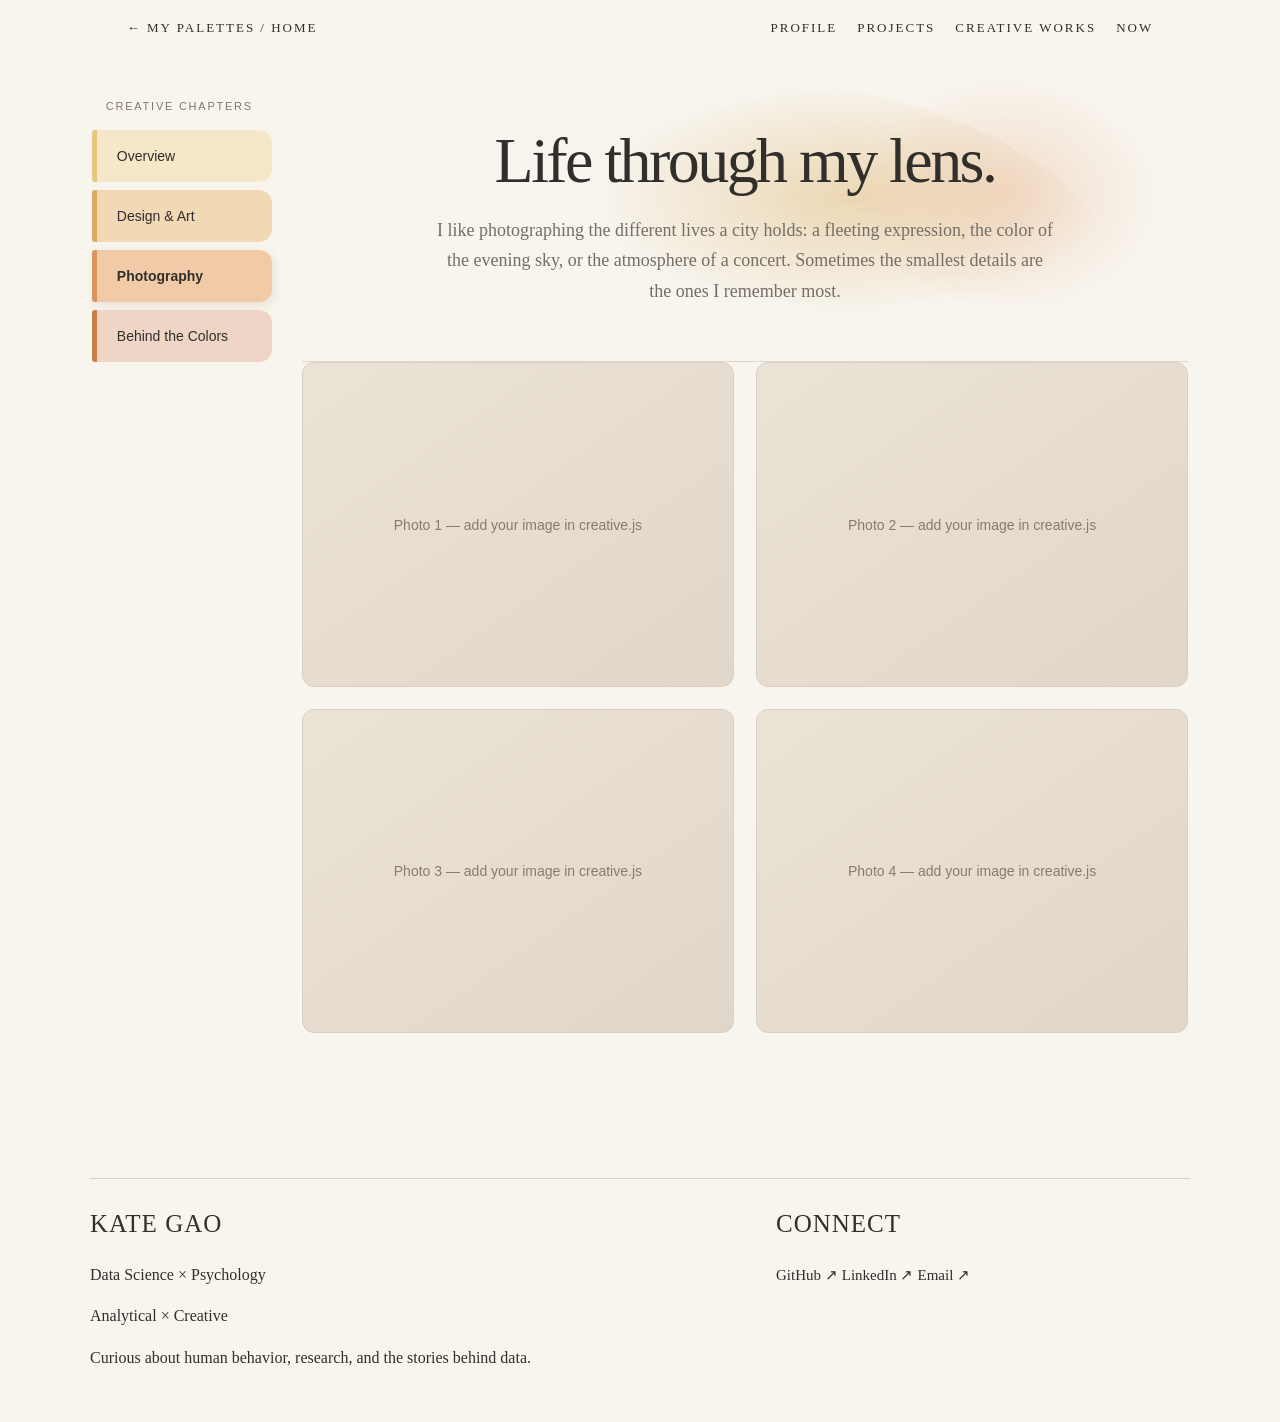
<file: portfolio/creative-photography.html>
<!DOCTYPE html>
<html lang="en">

<head>
    <!-- PAGE SETTINGS-->

    <meta charset="UTF-8">

    <!-- Makes the page responsive on mobile devices -->
    <meta name="viewport" content="width=device-width, initial-scale=1">

    <title>Life through my lens. | My Palettes</title>

    <!-- Shared styling across the portfolio -->
    <link rel="stylesheet" href="style.css">

    <!-- Styling specifically for Creative Works -->
    <link rel="stylesheet" href="creative.css">

    <!-- JavaScript for the photography gallery -->
    <script src="creative.js" defer></script>
</head>


<body class="creative-site">

    <!-- MAIN NAVIGATION -->

    <nav class="cw-topnav" aria-label="Main navigation">

        <!-- Return to portfolio homepage -->
        <a href="index.html">
            ← MY PALETTES / HOME
        </a>

        <!-- Links to other portfolio sections -->
        <div class="cw-toplinks">

            <a href="profile.html">
                Profile
            </a>

            <a href="projects.html">
                Projects
            </a>

            <a href="photography.html">
                Creative Works
            </a>

            <a href="now.html">
                Now
            </a>

        </div>

    </nav>


    <!-- MAIN CONTENT-->

    <main>

        <!--
            cw-page creates the overall layout.

            It contains:
            1. Left-side chapter navigation
            2. Main photography content
        -->
        <div class="cw-page">


            <!-- LEFT-SIDE CREATIVE CHAPTER TABS -->

            <aside
                class="cw-tabs"
                aria-label="Creative chapters"
            >

                <p class="cw-tabs-title">
                    CREATIVE CHAPTERS
                </p>

                <!-- Creative Works homepage -->
                <a
                    class="cw-tab"
                    href="photography.html"
                >
                    Overview
                </a>

                <!-- Editorial design and artwork -->
                <a
                    class="cw-tab"
                    href="creative-design.html"
                >
                    Design & Art
                </a>

                <!-- Current page -->
                <a
                    class="cw-tab"
                    href="creative-photography.html"
                    aria-current="page"
                >
                    Photography
                </a>

                <!-- Website color psychology and design -->
                <a
                    class="cw-tab"
                    href="creative-colors.html"
                >
                    Behind the Colors
                </a>

            </aside>


            <!--PHOTOGRAPHY PAGE CONTENT-->

            <div class="cw-main">


                <!--PAGE TITLE + WATERCOLOR BACKGROUND -->

                <header class="cw-heading">

                    <!--
                        SVG creates the watercolor background.

                        It uses two radial gradients:
                        1. Warm gold
                        2. Soft orange

                        The gradients fade toward their edges,
                        producing a watercolor-like effect.
                    -->
                    <svg
                        class="cw-wash"
                        viewBox="0 0 800 380"
                        aria-hidden="true"
                    >

                        <defs>

                            <!-- Gold watercolor gradient -->
                            <radialGradient id="goldwash">

                                <stop
                                    stop-color="#DBB16A"
                                    stop-opacity=".52"
                                />

                                <stop
                                    offset="1"
                                    stop-color="#DBB16A"
                                    stop-opacity="0"
                                />

                            </radialGradient>


                            <!-- Orange watercolor gradient -->
                            <radialGradient id="orangewash">

                                <stop
                                    stop-color="#E6A47A"
                                    stop-opacity=".35"
                                />

                                <stop
                                    offset="1"
                                    stop-color="#E6A47A"
                                    stop-opacity="0"
                                />

                            </radialGradient>

                        </defs>


                        <!-- Gold watercolor shape -->
                        <path
                            d="
                                M90 130
                                C175 10 430 40 590 135
                                S740 330 470 335
                                S10 285 90 130Z
                            "
                            fill="url(#goldwash)"
                        />


                        <!-- Orange watercolor shape -->
                        <path
                            d="
                                M390 65
                                C580 -5 800 90 760 230
                                S540 370 390 240Z
                            "
                            fill="url(#orangewash)"
                        />

                    </svg>
                    <!-- Main page heading -->
                    <h1>
                        Life through my lens.
                    </h1>
                    <!-- Introduction -->
                    <p>
                        I like photographing the different lives a city
                        holds: a fleeting expression, the color of the
                        evening sky, or the atmosphere of a concert.
                        Sometimes the smallest details are the ones
                        I remember most.
                    </p>

                </header>


                <!--PHOTOGRAPHY INTRODUCTION + GALLERY-->

                <section class="cw-section">


                    <!--
                        PHOTOGRAPHY GALLERY

                        This div starts empty because creative.js
                        automatically creates the photo cards.

                        The JavaScript inserts the photos here
                        using the ID creative-photo-gallery.
                    -->
                    <div
                        class="cw-gallery"
                        id="creative-photo-gallery"
                        aria-label="Photography gallery"
                    >
                    </div>

                </section>

            </div>

        </div>

    </main>


    <!-- FOOTER-->
    <footer class="palette-profile-footer now-footer">
    <div><h2>KATE GAO</h2><p>Data Science × Psychology</p><p>Analytical × Creative</p><p>Curious about human behavior, research, and the stories behind data.</p></div>
    <div><h2>CONNECT</h2><p><a href="https://github.com/" target="_blank" rel="noopener noreferrer">GitHub ↗</a> <a href="https://www.linkedin.com/" target="_blank" rel="noopener noreferrer">LinkedIn ↗</a> <a href="mailto:your-email@example.com">Email ↗</a></p></div>
  </footer>

</body>

</html>
</file>
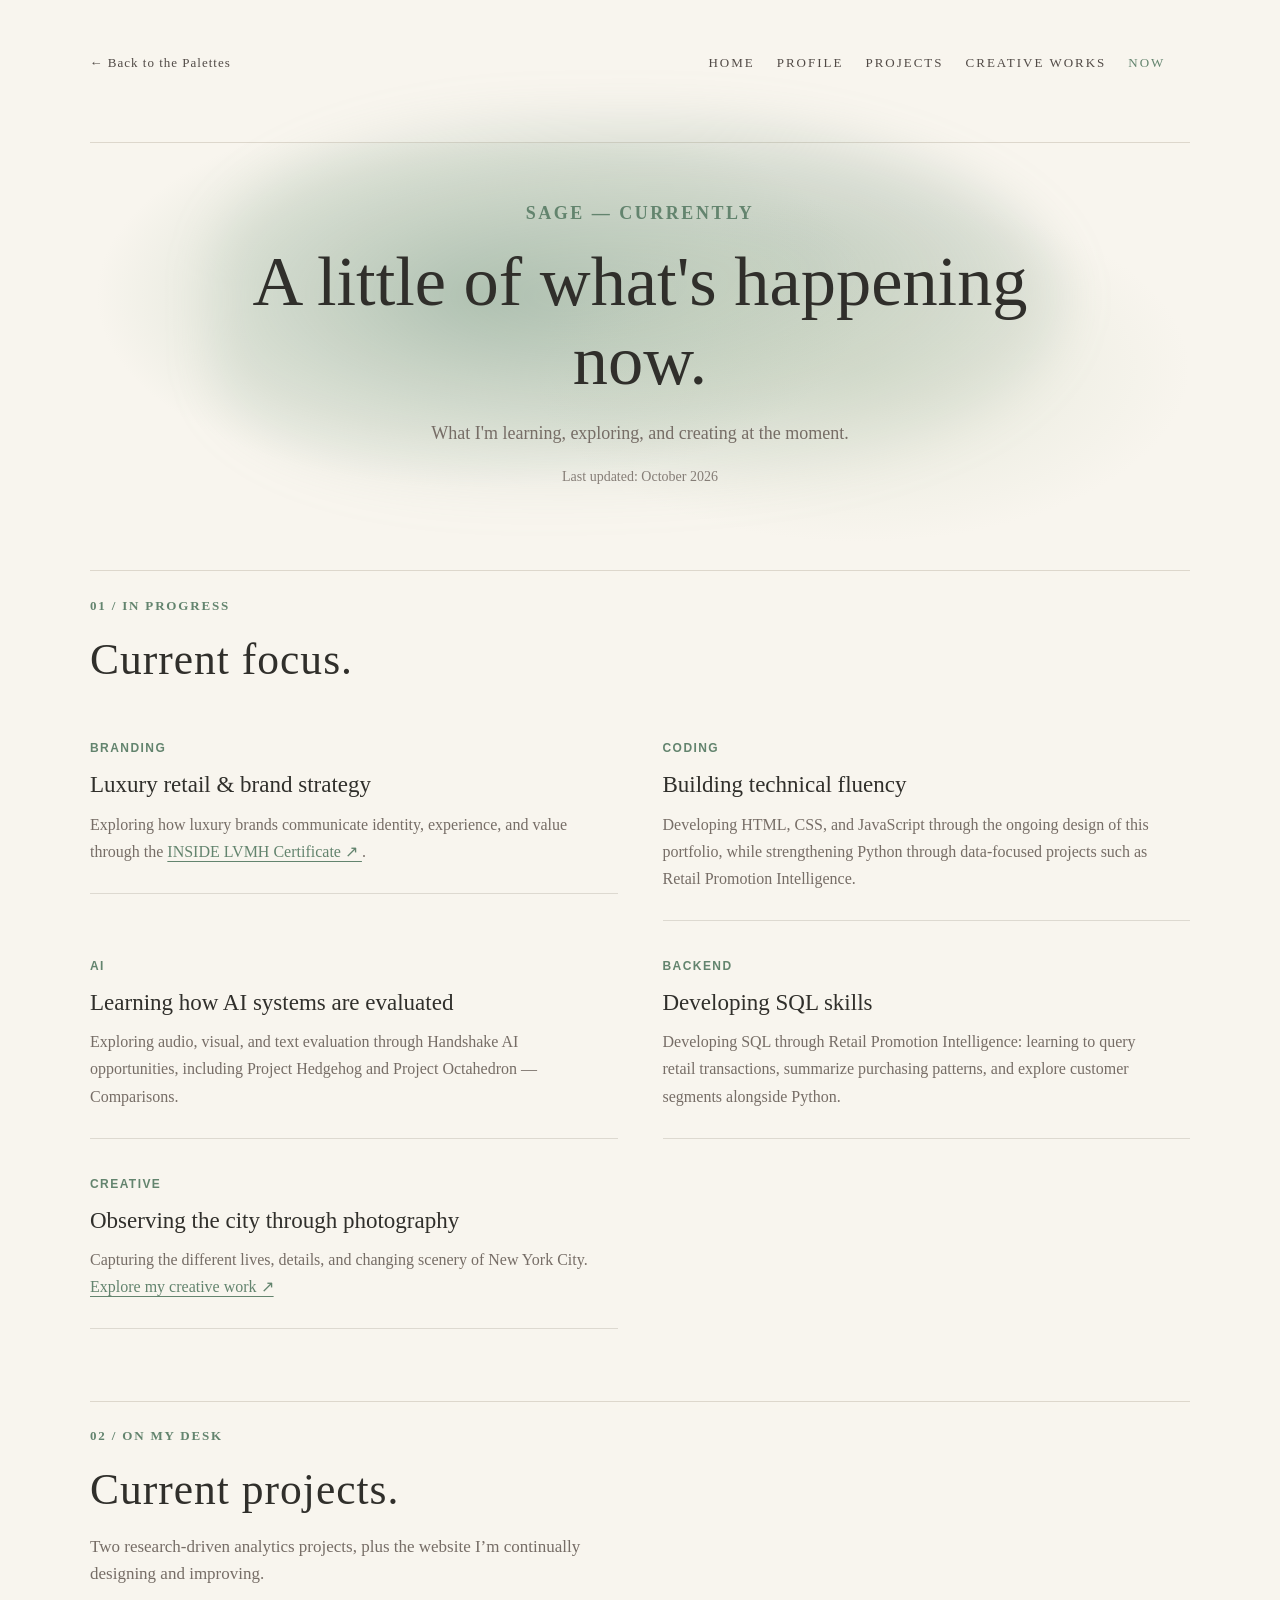
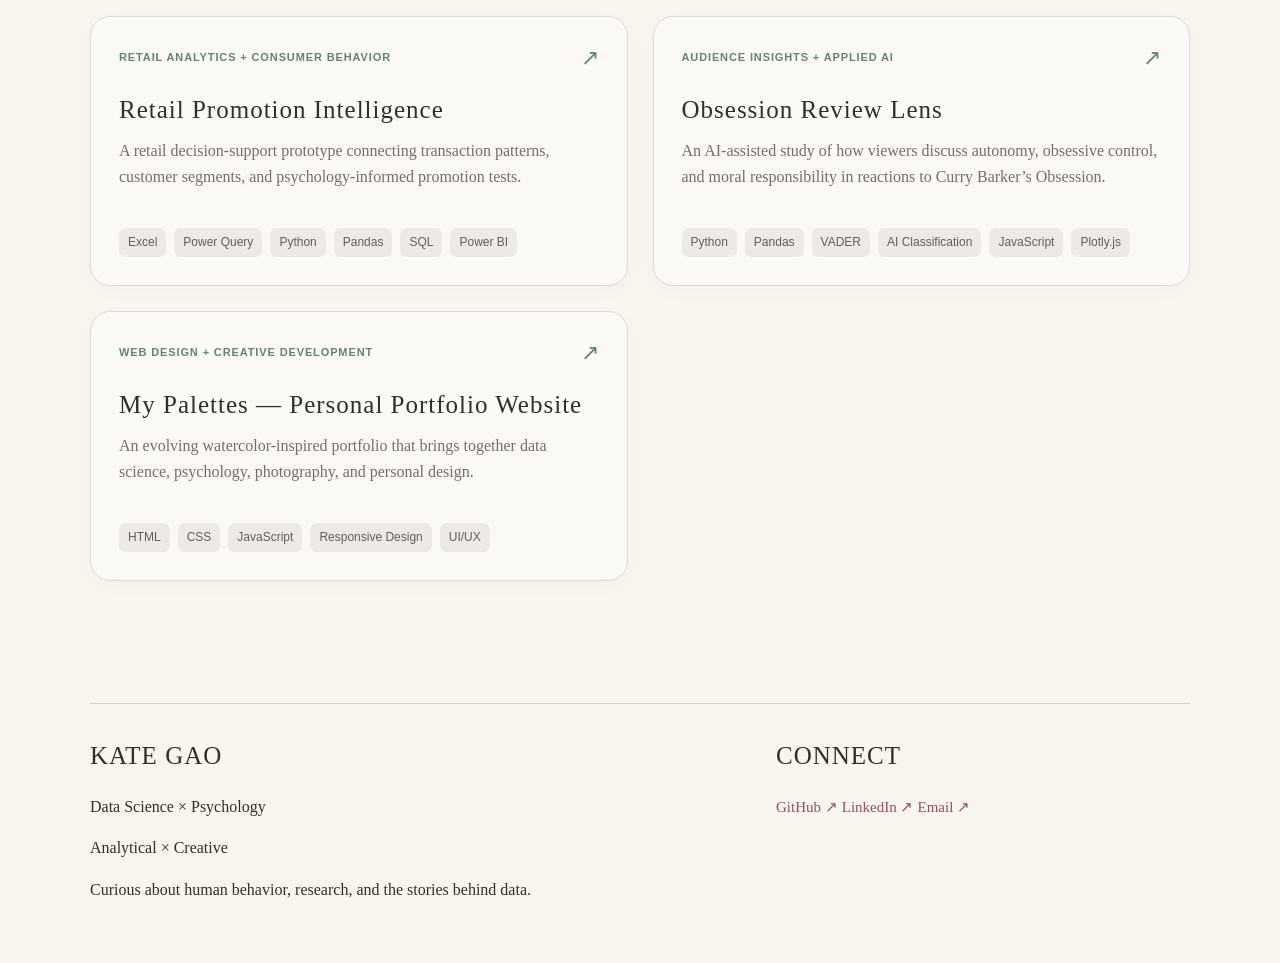
<file: portfolio/now.html>
<!DOCTYPE html>
<html lang="en">
<head>
  <meta charset="UTF-8">
  <meta name="viewport" content="width=device-width, initial-scale=1">
  <title>Now | My Palettes</title>
  <!-- Shared portfolio styles (navigation, typography, footer). -->
  <link rel="stylesheet" href="style.css">
  <!-- Reuse the Projects card and drawer design. -->
  <link rel="stylesheet" href="projects.css">
  <!-- Only the Now page's sage styling and layout. -->
  <link rel="stylesheet" href="now.css">
  <script src="now.js" defer></script>
</head>
<body class="now-page">
  <!-- Keep links relative so Home always opens index.html. -->
  <header class="now-nav">
    <a href="index.html" class="palette-back-link">← Back to the Palettes</a>
    <nav aria-label="Main navigation">
      <a href="index.html">Home</a>
      <a href="profile.html">Profile</a>
      <a href="projects.html">Projects</a>
      <a href="photography.html">Creative Works</a>
      <a href="now.html" aria-current="page">Now</a>
    </nav>
  </header>

  <main class="now-main">
    <!-- Sage wash appears ONLY behind the page title. -->
    <section class="now-hero" aria-labelledby="now-title">
      <svg class="now-watercolor" viewBox="0 0 900 350" preserveAspectRatio="xMidYMid slice" aria-hidden="true">
        <defs>
          <radialGradient id="now-sage"><stop offset="0%" stop-color="#8CA894" stop-opacity=".43"/><stop offset="70%" stop-color="#B7C8B4" stop-opacity=".24"/><stop offset="100%" stop-color="#B7C8B4" stop-opacity="0"/></radialGradient>
          <radialGradient id="now-light"><stop offset="0" stop-color="#C2CFB6" stop-opacity=".35"/><stop offset="1" stop-color="#C2CFB6" stop-opacity="0"/></radialGradient>
          <filter id="projects-pigment-filter" x="-25%" y="-25%" width="150%" height="150%"><feTurbulence type="fractalNoise" baseFrequency=".018" numOctaves="3" seed="7" result="grain"/><feDisplacementMap in="SourceGraphic" in2="grain" scale="18"/><feGaussianBlur stdDeviation="5"/></filter>
        </defs>
        <ellipse cx="320" cy="135" rx="315" ry="158" fill="url(#now-sage)"/>
        <ellipse cx="630" cy="195" rx="270" ry="142" fill="url(#now-light)"/>
      </svg>
      <p class="now-kicker">SAGE — CURRENTLY</p>
      <h1 id="now-title">A little of what's happening now.</h1>
      <p class="now-subtitle">What I'm learning, exploring, and creating at the moment.</p>
      <p class="now-updated">Last updated: October 2026</p>
    </section>

    <section class="now-focus" aria-labelledby="focus-title">
        <!-- Section heading -->
        <p class="now-kicker">
            01 / IN PROGRESS
        </p>
        <h2 id="focus-title">
            Current focus.
        </h2>
        <!-- Two-column focus grid -->
      <div class="now-focus-list">
            <!-- 01: BRANDING -->
            <article class="now-focus-item">
                <span class="now-focus-label">
                    BRANDING
                </span>
                <div>
                    <h3>Luxury retail &amp; brand strategy</h3>
                    <p>
                        Exploring how luxury brands communicate
                        identity, experience, and value through the
                        <a
                            href="https://www.insidelvmh.com/certificate"
                            target="_blank"
                            rel="noopener noreferrer"
                        >
                            INSIDE LVMH Certificate ↗
                        </a>.
                    </p>
                </div>
            </article>

            <!-- 02: CODING -->
            <article class="now-focus-item">

                <span class="now-focus-label">
                    CODING
                </span>
                <div>
                    <h3>Building technical fluency</h3>
                    <p>
                        Developing HTML, CSS, and JavaScript through
                        the ongoing design of this portfolio, while
                        strengthening Python through data-focused
                        projects such as Retail Promotion Intelligence.
                    </p>
                </div>
            </article>
            <!-- 03: AI -->
            <article class="now-focus-item">
                <span class="now-focus-label">
                    AI
                </span>
                <div>
                    <h3>Learning how AI systems are evaluated</h3>
                    <p>
                        Exploring audio, visual, and text evaluation
                        through Handshake AI opportunities, including
                        Project Hedgehog and Project Octahedron —
                        Comparisons.
                    </p>
                </div>
            </article>
            <!-- 04: BACKEND -->
            <article class="now-focus-item">
                <span class="now-focus-label">
                    BACKEND
                </span>
                <div>
                    <h3>Developing SQL skills</h3>
                    <p>
                        Developing SQL through Retail Promotion
                        Intelligence: learning to query retail
                        transactions, summarize purchasing patterns,
                        and explore customer segments alongside Python.
                    </p>
                </div>
            </article>
            <!-- 05: CREATIVE -->
            <article class="now-focus-item">
                <span class="now-focus-label">
                    CREATIVE
                </span>
                <div>
                    <h3>Observing the city through photography</h3>
                    <p>
                        Capturing the different lives, details, and
                        changing scenery of New York City.
                        <a href="photography.html">
                            Explore my creative work ↗
                        </a>
                    </p>
                </div>
            </article>
        </div>
    </section>

    <section class="now-work" aria-labelledby="work-title">
      <p class="now-kicker">02 / ON MY DESK</p>
      <h2 id="work-title">Current projects.</h2>
      <p class="now-work-intro">Two research-driven analytics projects, plus the website I’m continually designing and improving.</p>
      <!-- JavaScript creates the two analytics cards and one portfolio website card.
           Clicking any card opens the same details drawer. -->
      <div id="now-projects-grid" class="projects-grid"></div>
    </section>
  </main>

  <!-- Same project drawer pattern; content is populated from now.js. -->
  <div id="now-overlay" class="project-overlay" hidden>
    <button type="button" id="now-backdrop" class="project-backdrop" aria-label="Close project details"></button>
    <aside id="now-drawer" class="project-drawer" role="dialog" aria-modal="true" aria-labelledby="now-drawer-title" tabindex="-1">
      <button type="button" id="now-close" class="project-close" aria-label="Close project details">×</button>
      <p id="now-drawer-category" class="project-category"></p>
      <h2 id="now-drawer-title"></h2>
      <p id="now-drawer-summary"></p>
      <div id="now-drawer-tags" class="project-tags"></div>
      <div class="now-drawer-section"><h3>Source code</h3><a id="now-drawer-source" href="#" target="_blank" rel="noopener noreferrer" hidden>View on GitHub ↗</a><p id="now-drawer-source-note">GitHub repository link coming soon.</p></div>
      <div class="now-drawer-section"><h3 id="now-question-heading">Research question</h3><p id="now-drawer-question"></p></div>
      <div class="now-drawer-section"><h3 id="now-method-heading">Methods &amp; technical approach</h3><div id="now-drawer-method"></div></div>
      <div class="now-drawer-section"><h3 id="now-results-heading">Planned deliverables</h3><div id="now-drawer-results"></div></div>
    </aside>
  </div>

  <!-- Shared footer styling. Replace contact placeholders with your real URLs. -->
  <footer class="palette-profile-footer now-footer">
    <div><h2>KATE GAO</h2><p>Data Science × Psychology</p><p>Analytical × Creative</p><p>Curious about human behavior, research, and the stories behind data.</p></div>
    <div><h2>CONNECT</h2><p><a href="https://github.com/" target="_blank" rel="noopener noreferrer">GitHub ↗</a> <a href="https://www.linkedin.com/" target="_blank" rel="noopener noreferrer">LinkedIn ↗</a> <a href="mailto:your-email@example.com">Email ↗</a></p></div>
  </footer>
</body>
</html>
</file>
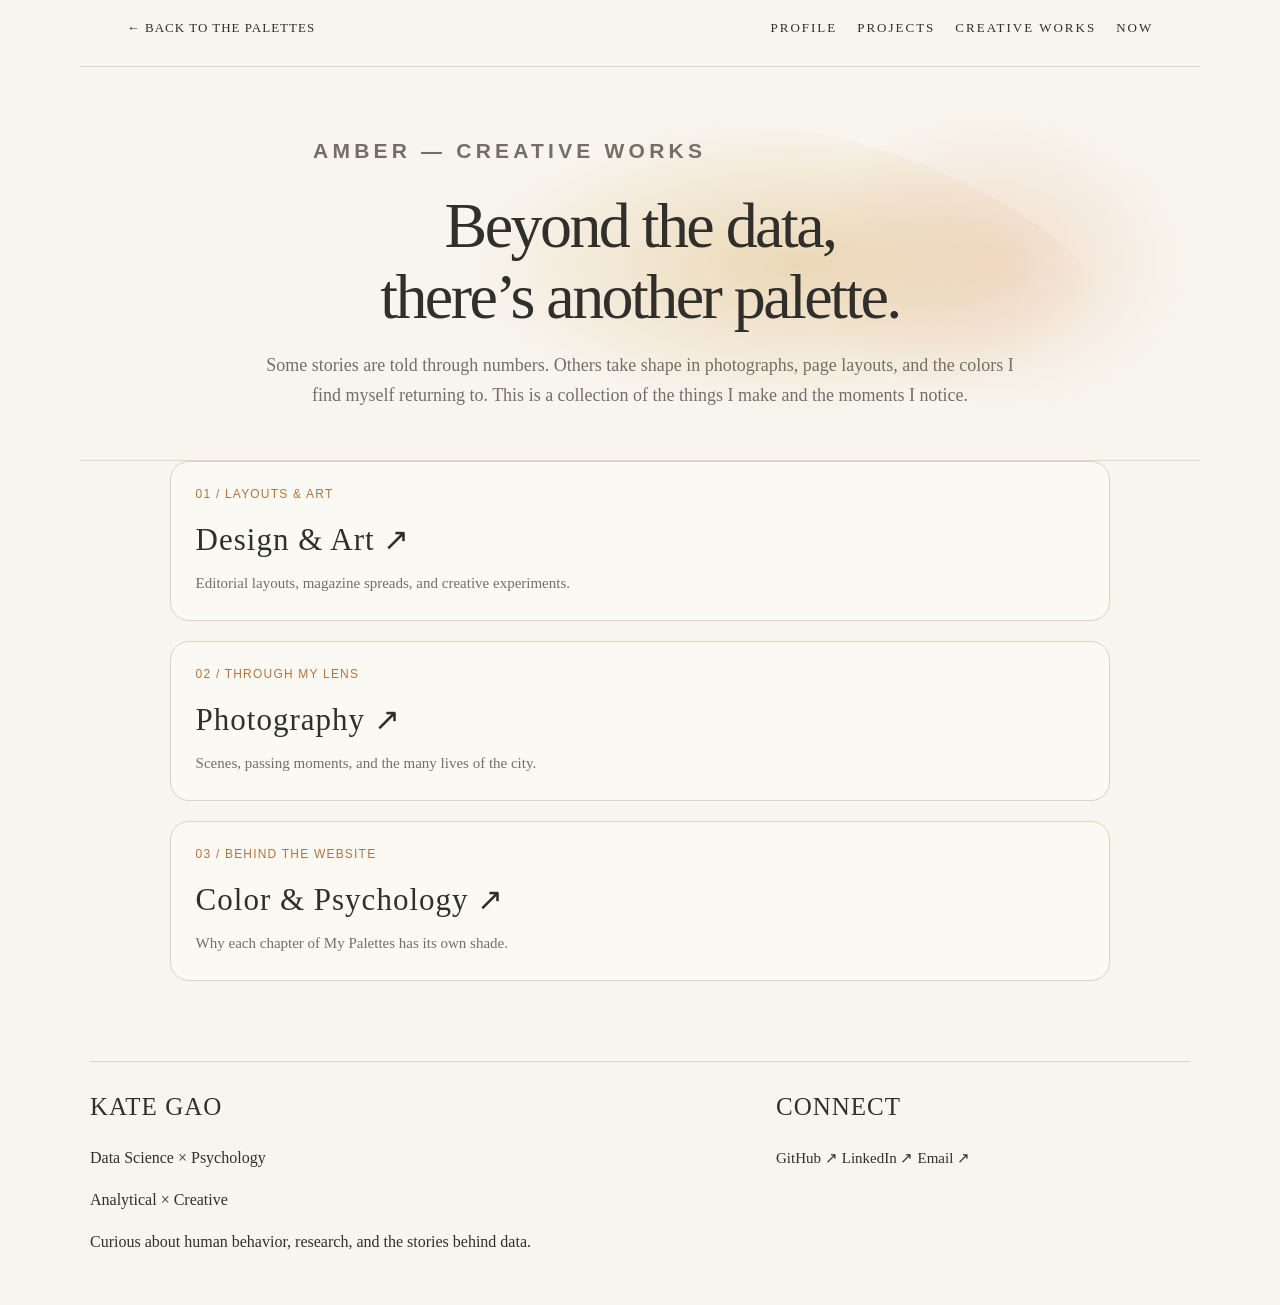
<file: portfolio/photography.html>
<!DOCTYPE html>
<html lang="en">

<head>
    <!-- PAGE SETTINGS -->

    <meta charset="UTF-8">

    <!-- Makes the website responsive on different screen sizes -->
    <meta name="viewport" content="width=device-width, initial-scale=1">

    <title>Creative Works | My Palettes</title>

    <!-- Shared CSS for the entire portfolio -->
    <link rel="stylesheet" href="style.css">

    <!-- CSS specifically for the Creative Works section -->
    <link rel="stylesheet" href="creative.css">

    <!-- JavaScript for Creative Works interactions -->
    <script src="creative.js" defer></script>

</head>


<body class="creative-site">
    <!--MAIN  NAVIGATION -->

    <nav class="cw-topnav" aria-label="Main navigation">

        <!-- Return to portfolio homepage -->
        <a href="index.html" class="palette-back-link">← Back to the Palettes</a>
        <!-- Navigation to other portfolio pages -->
        <div class="cw-toplinks">

            <a href="profile.html">
                Profile
            </a>

            <a href="projects.html">
                Projects
            </a>

            <a href="photography.html">
                Creative Works
            </a>

            <a href="now.html">
                Now
            </a>

        </div>

    </nav>


    <!--MAIN CREATIVE WORKS HOMEPAGE -->
    <main>


        <!-- SECTION 1: INTRODUCTION-->

        <section class="cw-homehero">

            <svg
                class="cw-wash"
                viewBox="0 0 800 380"
                aria-hidden="true"
            >

                <defs>

                    <!-- GOLD WATERCOLOR GRADIENT -->
                    <radialGradient id="goldwash">

                        <stop
                            stop-color="#DBB16A"
                            stop-opacity=".52"
                        />

                        <stop
                            offset="1"
                            stop-color="#DBB16A"
                            stop-opacity="0"
                        />

                    </radialGradient>


                    <!-- ORANGE WATERCOLOR GRADIENT -->
                    <radialGradient id="orangewash">

                        <stop
                            stop-color="#E6A47A"
                            stop-opacity=".35"
                        />

                        <stop
                            offset="1"
                            stop-color="#E6A47A"
                            stop-opacity="0"
                        />

                    </radialGradient>

                </defs>


                <!-- Gold watercolor shape -->
                <path
                    d="
                        M90 130
                        C175 10 430 40 590 135
                        S740 330 470 335
                        S10 285 90 130Z
                    "
                    fill="url(#goldwash)"
                />


                <!-- Orange watercolor shape -->
                <path
                    d="
                        M390 65
                        C580 -5 800 90 760 230
                        S540 370 390 240Z
                    "
                    fill="url(#orangewash)"
                />

            </svg>


            <!-- Small chapter label -->
            <p class="cw-kicker">
                AMBER — CREATIVE WORKS
            </p>


            <!-- Main heading -->
            <h1>
                Beyond the data,<br>
                there’s another palette.
            </h1>


            <!-- Creative Works introduction -->
            <p>
                Some stories are told through numbers.
                Others take shape in photographs, page layouts,
                and the colors I find myself returning to.
                This is a collection of the things I make
                and the moments I notice.
            </p>

        </section>



        <!-- SECTION 2: CREATIVE WORKS CHAPTERS-->
        <section
            class="cw-doorways"
            aria-label="Explore creative work"
        >


            <!--CARD 1: DESIGN & ART-->

            <a
                class="cw-doorway"
                href="creative-design.html"
            >

                <span>
                    01 / LAYOUTS & ART
                </span>

                <div>

                    <h2>
                        Design & Art ↗
                    </h2>

                    <p>
                        Editorial layouts, magazine spreads,
                        and creative experiments.
                    </p>

                </div>

            </a>



            <!--CARD 2: PHOTOGRAPHY -->

            <a
                class="cw-doorway"
                href="creative-photography.html"
            >

                <span>
                    02 / THROUGH MY LENS
                </span>

                <div>

                    <h2>
                        Photography ↗
                    </h2>

                    <p>
                        Scenes, passing moments,
                        and the many lives of the city.
                    </p>

                </div>

            </a>



            <!-- CARD 3: COLOR & PSYCHOLOGY -->

            <a
                class="cw-doorway"
                href="creative-colors.html"
            >

                <span>
                    03 / BEHIND THE WEBSITE
                </span>

                <div>

                    <h2>
                        Color & Psychology ↗
                    </h2>

                    <p>
                        Why each chapter of My Palettes
                        has its own shade.
                    </p>

                </div>

            </a>

        </section>

    </main>



    <!--FOOTER-->
    <footer class="palette-profile-footer now-footer">
    <div><h2>KATE GAO</h2><p>Data Science × Psychology</p><p>Analytical × Creative</p><p>Curious about human behavior, research, and the stories behind data.</p></div>
    <div><h2>CONNECT</h2><p><a href="https://github.com/" target="_blank" rel="noopener noreferrer">GitHub ↗</a> <a href="https://www.linkedin.com/" target="_blank" rel="noopener noreferrer">LinkedIn ↗</a> <a href="mailto:your-email@example.com">Email ↗</a></p></div>
  </footer>

</body>

</html>
</file>
<file: style.css>
/* website appearance */

body { /*set background color and text color for the entire website */

    margin:0; background-color: #F8F5EE; color: #302F2B; line-height: 1.6; font-family: Georgia, serif; min-height: 100vh;
    display: flex;
    flex-direction: column;

}/*margin = space outside the element */

h1{ /*set font size and color for h1 headings */
    margin-top: 100px; margin-bottom: 20px; font-family: 'Georgia', serif; font-size: 48px; font-weight: normal; text-align: center;
}

h1 + p{
    text-align: center; font-family: 'Georgia', serif;  color: #777067; margin-bottom: 40px;
}

nav { 
    display: flex; justify-content: center; gap: 40px; padding: 25px;
}/*padding = space inside the element */

nav a{
    color: #302F2B; text-decoration: none; font-family: 'Georgia', serif; font-size: 13px; letter-spacing: 2px; text-transform: uppercase;;
}

nav a:hover{
    color: #B64D58; transition: all 0.3s ease-in-out;
}

section {
    min-height: 85vh; padding: 80px 10%; border-top: 1px solid #DDD7CC; box-sizing: border-box;
}

html {
    scroll-behavior: smooth;
}

h2{
    font-family: 'Georgia', serif; font-size: 32px; font-weight: normal; letter-spacing: 1px;
}

section p {
    font-family: 'Georgia', serif; font-size: 16px; color: #777067; max-width: 500px; 
}


/* NYC skyline illustration */

/* Vertical scrolling NYC landscape */
.skyline-container {
    width: 90%;
    max-width: 600px;
    margin: 60px auto 30px;
    overflow: visible; 
}

.skyline-image {
    display: block;
    width: 100%;
    height: auto;
    overflow: visible;
}

/* Section names */

.landmark-link {
    cursor: pointer;
    outline: none;
}
.landmark-link text {
    font-family: Georgia, serif;
    font-size: 31px;
    fill: #302F2B;
    transition: fill 0.3s ease;
}

.landmark-link:hover text,
.landmark-link:focus-visible text {
    fill: #755B60;
}

/* Watercolor: hidden by default */
.watercolor {
    opacity: 0;
    pointer-events: none;
    transition: opacity 0.8s ease;
}

/* Show watercolor when its section name is hovered */
.skyline-container:has(.profile-link:hover) .profile-color,
.skyline-container:has(.profile-link:focus-visible) .profile-color {
    opacity: 1;
}

.skyline-container:has(.creative-link:hover) .creative-color,
.skyline-container:has(.creative-link:focus-visible) .creative-color {
    opacity: 1;
}

.skyline-container:has(.projects-link:hover) .projects-color,
.skyline-container:has(.projects-link:focus-visible) .projects-color {
    opacity: 1;
}

.skyline-container:has(.now-link:hover) .now-color,
.skyline-container:has(.now-link:focus-visible) .now-color {
    opacity: 1;
}

/* Interactive skyline regions */
.skyline-zone {
    cursor: pointer;
}

.skyline-zone rect {
    transition: fill 0.4s ease;
}

.profile-zone:hover rect,
.profile-zone:focus-visible rect {
    fill: rgba(182, 77, 88, 0.18);
}

.photography-zone:hover rect,
.photography-zone:focus-visible rect {
    fill: rgba(214, 154, 54, 0.18);
}

.projects-zone:hover rect,
.projects-zone:focus-visible rect {
    fill: rgba(116, 113, 174, 0.18);
}

.now-zone:hover rect,
.now-zone:focus-visible rect {
    fill: rgba(132, 155, 128, 0.18);
}


/* PERSONAL FOOTER */
.portfolio-footer {
    max-width: 900px;
    margin: 20px auto 0;
    padding: 65px 40px 35px;
    border-top: 1px solid #D8D1C6;
}
.footer-about {
    margin-bottom: 65px;
}

.portfolio-footer h2 {
    font-family: Georgia, serif;
    font-size: 28px;
    font-weight: normal;
    margin-bottom: 25px;
    color: #302F2B;
}

.footer-about p {
    font-size: 17px;
    line-height: 1.8;
    color: #746D65;
    margin: 8px 0;
}

.social-links {
    display: flex;
    flex-wrap: wrap;
    gap: 30px;
}

.social-links a {
    color: #302F2B;
    font-size: 15px;
    text-decoration: none;
    transition: color 0.3s ease;
}

.social-links a:hover,
.social-links a:focus-visible {
    color: #B64D58;
}

.footer-credit {
    margin-top: 75px;
    padding-top: 25px;
    border-top: 1px solid #E5DED3;
    color: #948C82;
    font-size: 12px;
}

/* Smaller screens */
@media (max-width: 600px) {
    .portfolio-footer {
        margin-top: 60px;
        padding: 45px 25px 30px;
    }
    .portfolio-footer h2 {
        font-size: 24px;
    }
}


/* PROFILE PAGE*/
.palette-profile-body {
    background: #F8F5EE;
    color: #302F2B;
}

/* HEADER */
.palette-page-header {
    display: flex;
    justify-content: space-between;
    align-items: center;
    padding: 32px 7%;
}

.palette-back-link {
    color: #302F2B;
    font-size: 13px;
    text-decoration: none;
    letter-spacing: 1px;
}

.palette-back-link:hover {
    color: #B64D58;
}
.palette-page-number {
    color: #766D66;
    font-size: 12px;
    letter-spacing: 2px;
}


/* MAIN LAYOUT */
.palette-profile {
    max-width: 1100px;
    margin: 0 auto;
    padding: 0 7%;
}

/* INTRODUCTION */
.palette-hero {
    position: relative;
    isolation: isolate;
    max-width: 780px;
    padding: 75px 0 75px;
}
.palette-kicker {
    font-family: Georgia, serif;
    font-size: 13px;
    font-weight: 600;
    color: #92505D;
    letter-spacing: 2px;
    text-transform: uppercase;
}
.palette-hero h1 {
    font-family: Georgia, serif;
    font-size: clamp(48px, 7vw, 86px);
    font-weight: normal;
    line-height: 1.12;
    text-align: left;
    margin: 25px 0 35px;

}
.palette-intro {
    font-family: Georgia, serif;
    font-size: 25px;
    line-height: 1.5;
    color: #514A46;
    max-width: 600px;
}
.palette-description {
    font-size: 18px;
    line-height: 1.9;
    color: #45413E;
    max-width: 590px;
    margin-top: 30px;
}
.palette-selected {
    padding-top: 25px;
    padding-bottom: 45px;
}

/* Reduce excess space around the watercolor,
   without removing the watercolor itself */
.palette-creative .chapter-wash {
    position: absolute;
    top: 0;
    left: -12%;
    width: 125%;
    height: 100%;
    pointer-events: none;
}

/* Excel icon */
.excel-icon {
    color: #217346;
}
/* SQL learning status */
.toolkit-learning > i {
    color: #7471AE;
}
.toolkit-learning small {
    font-size: 11px;
    letter-spacing: 0.5px;
    color: #92505D;
    text-align: center;
}


/*MY PALETTES — WATERCOLOR LAYERS*/
/* Each section becomes a positioning
   reference for its own watercolor. */
.palette-hero,
.palette-toolkit {
    position: relative;
    isolation: isolate;
}

/* Watercolor stays behind text and icons. */
.palette-watercolor {
    position: absolute;
    z-index: -1;
    pointer-events: none;
    width: 115%;
    height: 100%;
    overflow: visible;
}

/* Intro watercolor */
.hero-watercolor {
    position: absolute;
    z-index: -1;

    /* Move watercolor toward the right */
    left: 65%;

    /* Keep it near the heading */
    top: -110px;

    /* Center relative to its position */
    transform: translateX(-50%);

    width: 100%;
    height: 350px;

    pointer-events: none;
    overflow: visible;
}
/* Toolkit wash */
.toolkit-watercolor {
    top: -5%;
    left: -8%;
}
/* Center the entire introduction section */
.palette-profile .palette-hero {
    position: relative;
    isolation: isolate;

    width: 100%;
    max-width: 900px;

    margin: 0 auto;
    padding: 65px 0 75px;

    text-align: center;
}

/* Position watercolor behind the title */
.palette-profile .hero-watercolor {
    position: absolute;
    z-index: -1;

    top: -110px;
    left: 50%;
    transform: translateX(-50%);

    width: 100%;
    height: 350px;

    pointer-events: none;
    overflow: visible;
}

/* Center the title */
.palette-profile .palette-hero h1 {
    max-width: 850px;

    margin: 20px auto 25px;

    text-align: center;
    font-size: clamp(48px, 7vw, 86px);
    line-height: 1.12;
}

/* Center the introductory statement */
.palette-profile .palette-intro {
    max-width: 700px;

    margin: 0 auto 25px;

    text-align: center;
    font-size: 23px;
    line-height: 1.6;
}

/* Center the longer description */
.palette-profile .palette-description {
    max-width: 730px;

    margin: 0 auto;

    text-align: center;
    font-size: 18px;
    line-height: 1.8;
}
/*  PALETTES — REMAINING PROFILE SECTIONS*/
/* 1. SHARED CHAPTER STYLES */
.palette-chapter {
    position: relative;
    isolation: isolate;
    padding: 55px 0 65px;
}

/* Section headings */
.palette-chapter h2 {
    font-family: Georgia, "Times New Roman", serif;
    font-size: clamp(30px, 3.3vw, 42px);
    font-weight: normal;
    line-height: 1.2;
    margin: 14px 0 22px;
}
/* Experience titles */
.palette-chapter h3 {
    font-family: Georgia, "Times New Roman", serif;
    font-size: clamp(22px, 2.3vw, 27px);
    font-weight: normal;
    line-height: 1.3;
    margin: 0 0 8px;
}
/* Body paragraphs */
.palette-chapter p {
    font-size: 16px;
    line-height: 1.75;
}
.palette-chapter .palette-kicker {
    font-family: Georgia, serif;
    font-size: 13px;
    font-weight: 600;
    letter-spacing: 2px;
    color: #92505D;
    text-transform: uppercase;
    line-height: 1.5;
}

/* Introduction below section headings */
.chapter-intro {
    max-width: 620px;
    margin-bottom: 30px;
}
/* Research and leadership entries */
.experience-block {
    display: grid;
    grid-template-columns: 38px 1fr;
    gap: 20px;
    margin-bottom: 28px;
}
.experience-place {
    font-size: 13px !important;
    letter-spacing: 0.6px;
    margin: 0 0 12px;
}

/* No extra space after the last entry */
.experience-block:last-child {
    margin-bottom: 0;
}

/* 2. WATERCOLOR ARTWORK */
.chapter-wash {
    position: absolute; /* allows watercolor to sit behind text  */
    top: 0;
    left: -12%;
    width: 125%;
    z-index: -1; /* behind text */
    pointer-events: none;
    overflow: visible;
}

/* Uneven pigment edges and soft diffusion */
.pigment-shapes {
    filter: url(#chapter-pigment);
}


/* 3. EXPERIENCE ENTRIES */
.research-entries,
.leadership-entries {
    max-width: 720px;
}
.experience-block {
    display: grid;
    grid-template-columns: 38px 1fr;
    gap: 25px;
    margin-bottom: 48px;
}
.experience-number {
    font-family: Georgia, serif;
    font-size: 14px;
    color: #92505D;
    padding-top: 7px;
}
.experience-place {
    font-size: 14px !important;
    letter-spacing: 1px;
    color: #92505D !important;
    margin: 0 0 18px;
}

/* 4. STAGGERED EDITORIAL COMPOSITION */
.palette-research {
    max-width: 830px;
    margin-left: 3%;
}
.palette-leadership {
    max-width: 740px;
    margin-left: auto;
    margin-right: 0;
}
/* Allow the creative section to use
   the full available page width */
.palette-creative {
    max-width: 100%;
    margin-left: 0;
    margin-right: 0;
    padding-top: 35px;
    padding-bottom: 15px;
    min-height: 0;
    height: auto;
}
.palette-selected {
    max-width: 700px;
    margin-left: 6%;
}
.palette-text-link {
    display: inline-block;
    color: #92505D;
    text-decoration: none;
    font-size: 16px;
    padding-bottom: 6px;
    border-bottom: 1px solid currentColor;
    transition: transform .3s ease;
}
.palette-text-link:hover {
    transform: translateX(6px);
}
/* Reduce spacing between all chapters */
.palette-profile .palette-chapter {
    padding-top: 35px;
}
/* Reduce spacing after opening section */
.palette-profile .palette-foundation {
    padding-bottom: 45px;
}
/* Keep Research and Leadership close */
.palette-profile .palette-research {
    padding-top: 35px;
    padding-bottom: 35px;
}
.palette-profile .palette-leadership {
    padding-top: 35px;
    padding-bottom: 35px;
}
/* Beyond the Resume → Projects */
.palette-profile .palette-creative {
    padding-top: 30px;
    padding-bottom: 55px;
}
.palette-profile .palette-selected {
    padding-top: 15px;
    padding-bottom: 35px;
}
/* Last section → Footer */
.palette-profile .palette-languages {
    padding-top: 15px;
    padding-bottom: 5px;
}
/* Remove excess space after final content */
.palette-profile .palette-chapter:last-of-type {
    margin-bottom: 0;
}
/* Tighter paragraphs */
.palette-profile .chapter-intro {
    margin-bottom: 20px;
}
/* Tighter experience spacing */
.palette-profile .experience-block {
    margin-bottom: 25px;
}
.palette-profile .experience-block:last-child {
    margin-bottom: 0;
}
/* Smaller section headings */
.palette-profile .palette-chapter h2 {
    font-size: clamp(28px, 3vw, 40px);
    margin-bottom: 18px;
}
/* Smaller body text */
.palette-profile .palette-chapter p {
    font-size: 16px;
    line-height: 1.7;
}

.profile-feature-row {
    display: grid;
    grid-template-columns: repeat(2, minmax(0, 1fr));
    gap: 65px;
    align-items: start;

    width: 100%;
    margin: 0;
}
.palette-profile .profile-feature-row .palette-creative,
.palette-profile .profile-feature-row .palette-selected {
    width: 100%;
    max-width: none;
    min-width: 0;

    margin: 0;
    padding: 25px 0 35px;
}
/*
   Keep the existing watercolor artwork
   behind each section's text.
*/
.profile-feature-row .chapter-wash {
    position: absolute;
    top: 0;
    left: -12%;

    width: 125%;
    height: 100%;

    z-index: -1;
    pointer-events: none;
}


/* 6. PALETTE COLOR SWATCHES */
.palette-swatches {
    display: flex;
    flex-wrap: wrap;
    gap: 26px;
    margin-top: 35px;
}
.swatch-group {
    display: flex;
    flex-direction: column;
    align-items: center;
    gap: 10px;
}
.swatch {
    display: block;
    width: 85px;
    height: 14px;
    border-radius: 50%;
    filter: blur(2px);
}

.swatch-profile {
    background: #B64D58;
}
.swatch-projects {
    background: linear-gradient(
        90deg,
        #7471AE,
        #D98CBA
    );
}
.swatch-photo {
    background: linear-gradient(
        90deg,
        #D69A36,
        #E8A1A3
    );
}
.swatch-now {
    background: linear-gradient(
        90deg,
        #849B80,
        #A8CBA5
    );
}
.swatch-group small {
    color: #625B57;
    font-size: 12px;
}


/* 8. FOOTER (shared)*/
body > main {
    padding-bottom: 25px;
}
.palette-profile-footer {
    display: grid;
    grid-template-columns: 1.2fr 0.8fr;
    gap: 65px;
    align-items: start;
    width: 86%;
    max-width: 1100px;
    margin: auto auto 0;
    padding: 25px 0 35px;
    border-top: 1px solid #D8D0C8;
}
/* Footer headings */
.palette-profile-footer h2 {
    font-family: Georgia, serif;
    font-size: 25px;
    font-weight: normal;
    color: #302F2B;
    margin: 0 0 18px;
}
/* Left column */
.footer-about p {
    font-family: Georgia, serif;
    font-size: 15px;
    line-height: 1.6;
    color: #766D66;
    margin: 0 0 6px;
}
.footer-about .footer-description {
    max-width: 400px;
    margin-top: 15px;
    font-size: 14px;
}
/* Right column */
.footer-links {
    display: flex;
    flex-wrap: wrap;
    gap: 8px;
}
.palette-profile-footer a {
    font-family: Georgia, serif;
    font-size: 15px;
    color: #92505D;
    text-decoration: none;
    border-bottom: 1px solid transparent;
    padding-bottom: 4px;
}



.palette-profile-footer a:hover {
    border-bottom-color: currentColor;
}



/* COMBINED INTRODUCTION AND TOOLKIT */
.palette-foundation {
    position: relative;
    isolation: isolate;
    padding: 65px 0 70px;
}
/* Keep the original watercolor behind content */
.palette-foundation .palette-watercolor {
   position: absolute;
    z-index: -1;
    pointer-events: none;

    /* Center the watercolor horizontally */
    left: 50%;
    transform: translateX(-50%);

    /* Move watercolor upward toward the heading */
    top: -80px;

    /* Keep the watercolor around the heading */
    width: 150%;
    height: 480px;

    overflow: visible;
}
/* 2. CENTERED OPENING HEADING */
.foundation-heading {
    width: 100%;
    text-align: center;
    margin: 0 auto 40px;
}



.foundation-heading h1 {
    font-family: Georgia, serif;
    font-size: clamp(48px, 7vw, 86px);
    font-weight: normal;
    line-height: 1.12;
    text-align: center;
    margin: 25px auto 0;
}



/* 3. INTRODUCTION + PORTRAIT */
.foundation-layout {
    display: grid;
    grid-template-columns: minmax(0, 1.3fr) minmax(0, .7fr);
    gap: 65px;
    align-items: start;
}
.foundation-content .palette-intro {
    font-size: 23px;
    line-height: 1.55;
    max-width: 550px;
}
.foundation-content .palette-description {
    font-size: 18px;
    line-height: 1.85;
    max-width: 580px;
}
/* Organic portrait — no rectangular card */
.foundation-portrait {
    margin: 20px 0 0;
    transform: none;
}
.foundation-portrait img {
    width: 100%;
    display: block;
    aspect-ratio: 4 / 5;
    object-fit: cover;
    border-radius:
        46% 54% 49% 51% /
        51% 43% 57% 49%;
}
.foundation-portrait figcaption {
    font-family: Georgia, serif;
    font-style: italic;
    font-size: 13px;
    text-align: right;
    color: #92505D;
    margin-top: 14px;
}

/* 4. TECHNICAL TOOLKIT + EDUCATION*/
.foundation-toolkit {
    margin-top: 55px;
}
.foundation-toolkit h2 {
    font-family: Georgia, serif;
    font-size: clamp(26px, 3vw, 36px);
    font-weight: normal;
    margin: 14px 0 30px;
}
.foundation-toolkit .toolkit-icons {
    display: grid;
    grid-template-columns: repeat(4, minmax(0, 1fr));
    gap: 26px 12px;
}
.foundation-toolkit .toolkit-item {
    display: flex;
    flex-direction: column;
    align-items: center;
    gap: 8px;
    text-align: center;
    font-size: 13px;
    background: transparent;
    border: none;
    box-shadow: none;
}
.foundation-toolkit .toolkit-item i {
    display: inline-block;
    font-size: 32px;
    line-height: 1;
    min-height: 36px;
    opacity: 1;
    visibility: visible;
}
.foundation-toolkit .toolkit-item small {
    font-size: 10px;
    color: #92505D;
    line-height: 1.4;
}
.foundation-details-grid {
    display: grid;
    grid-template-columns: repeat(2, minmax(0, 1fr));
    gap: 45px;
    align-items: start;
    width: 100%;
    margin-top: 35px;
}
/* Prevent old toolkit spacing from
   adding unnecessary vertical space. */
.foundation-details-grid .foundation-toolkit {
    margin-top: 0;
    min-width: 0;
}
/* Education should size to its content,
   not inherit the global section height. */
.foundation-details-grid .foundation-education {
    min-height: 0;
    height: auto;
    padding: 0;
    border: none;
    min-width: 0;
}
/* Keep GPA separate from degree */
.education-gpa {
    font-size: 14px;
    color: #766D66;
    margin: 0 0 8px;
}
/* Education section inherits the
   site's existing editorial typography. */
.foundation-education {
    position: relative;
    min-width: 0;
    min-height: 0;
    height: auto;
    padding: 0;
    border: none;
}

/* Match the toolkit's heading style. */
.foundation-education h2 {
    font-family: Georgia, serif;
    font-size: clamp(23px, 2.5vw, 31px);
    font-weight: normal;
    line-height: 1.25;
    margin: 12px 0 25px;
}

/* University name */
.education-entry h3 {
    font-family: Georgia, serif;
    font-size: 21px;
    font-weight: normal;
    margin: 0 0 10px;
    color: #302F2B;
}

/* Degree title */
.education-degree {
    font-size: 16px;
    color: #514A46;
    line-height: 1.6;
    margin: 0 0 8px;
}

/* Graduation date */
.education-date {
    font-size: 13px;
    color: #92505D;
    letter-spacing: 0.5px;
    margin: 0 0 20px;
}

/* Academic information */
.education-details {
    margin-top: 20px;
    padding-left: 18px;
    border-left: 1px solid #D8D0C8;
}

.education-details p {
    font-size: 14px;
    line-height: 1.7;
    color: #766D66;
    margin: 0 0 16px;
}

/* Labels sit above their descriptions. */
.education-details strong {
    display: block;
    font-size: 13px;
    font-weight: normal;
    letter-spacing: 0.5px;
    color: #92505D;
    margin-bottom: 4px;
}


/* 5. LANGUAGES — ABSTRACT EDITORIAL LAYOUT */
.palette-languages {
    max-width: 850px;
    margin-left: 5%;
    margin-right: auto;
}
/* CURRENT WORK + LANGUAGES SIDE BY SIDE */
.palette-languages {
    max-width: 100%;
    margin-left: 0;
    margin-right: 0;
}
.profile-bottom-layout {
    display: grid;
    grid-template-columns: 0.85fr 1.15fr;
    gap: 75px;
    align-items: start;
}
.profile-current,
.profile-languages-content {
    text-align: left;
}
/* LEFT: CURRENT WORK */
.profile-current p:not(.palette-kicker) {
    max-width: 340px;
    margin-bottom: 25px;
}
/* RIGHT: LANGUAGES STACKED VERTICALLY */
.language-list {
    display: flex;
    flex-direction: column;
    gap: 28px;
    margin-top: 35px;
}
.language-item {
    display: grid;
    grid-template-columns: 55px minmax(0, 1fr) auto;
    align-items: center;
    gap: 15px;
    background: transparent;
    border: none;
    box-shadow: none;
}
.language-name {
    font-family: Georgia, serif;
    font-size: 19px;
     color: #302F2B;
}
.language-level {
    font-size: 12px;
    white-space: nowrap;
    color: #766D66;
    text-transform: uppercase;
    letter-spacing: 1px;
}
.language-symbol {
    font-family: Georgia, serif;
    font-size: 20px;
    color: #B64D58;
    min-width: 48px;
}

/* 6. LINK TO NOW */
.profile-now-link {
    margin-top: 55px;
    font-family: Georgia, serif;
    font-size: 17px;
    line-height: 1.7;
    color: #514A46;
}
.profile-now-link a {
    color: #627C65;
    text-decoration: none;
    border-bottom: 1px solid currentColor;
}
.profile-now-link a:hover {
    color: #849B80;
}

/* PROFILE — RESUME DOWNLOAD */

.profile-resume-link {
    margin-top: 30px;
}

.resume-download {
    display: inline-flex;
    align-items: center;
    justify-content: center;
    gap: 15px;

    padding: 12px 24px;

    font-family: Georgia, serif;
    font-size: 14px;
    letter-spacing: 0.5px;

    color: #92505D;
    background: transparent;

    border: 1px solid #92505D;
    border-radius: 30px;

    text-decoration: none;
    transition:
        background 0.3s ease,
        color 0.3s ease,
        transform 0.3s ease;
}

.resume-download:hover {
    background: #92505D;
    color: #F8F5EE;
    transform: translateY(-2px);
}

.resume-download:focus-visible {
    outline: 2px solid #92505D;
    outline-offset: 4px;
}

/* PROFILE INTRO + RESUME ALIGNMENT */

.palette-foundation .foundation-content {
    display: flex;
    flex-direction: column;
    align-items: center;
    min-width: 0;
    text-align: center;
}

.palette-foundation .foundation-content .profile-resume-link {
    position: static;
    display: block;
    width: fit-content;
    height: auto;
    min-height: 0;
    margin: 24px auto 0;
    padding: 0;
    transform: none;
}

.palette-foundation .foundation-content .resume-download {
    display: inline-flex;
    align-items: center;
    justify-content: center;
    gap: 15px;
}
/* MOBILE: Applies to screens 700px wide or smaller */
@media (max-width: 700px) {
    .palette-profile .palette-chapter {
        padding-top: 25px;
        padding-bottom: 30px;
    }
    .palette-profile .palette-foundation {
        padding-bottom: 35px;
    }
    /* HEADER & INTRODUCTION */
    .palette-page-header {
        gap: 20px;
    }
    .palette-hero {
        padding: 75px 0 100px;
    }
    .palette-intro {
        font-size: 21px;
    }
    /* INTRODUCTION & TOOLKIT WATERCOLOR */
    .palette-watercolor {
        width: 130%;
        left: -15%;
    }
    
    /* ALL PROFILE CHAPTERS */
    .palette-chapter {
        max-width: 100%;
        margin-left: 0;
        margin-right: 0;
        padding: 75px 0 100px;
    }
    /* CHAPTER WATERCOLOR */
    .chapter-wash {
        width: 135%;
        left: -17%;
    }
    /* EXPERIENCE ENTRIES */
    .experience-block {
        grid-template-columns: 25px 1fr;
        gap: 15px;
    }
    /* FOOTER */
    .palette-profile-footer {
        flex-direction: column;
        align-items: flex-start;
    }
    /* ABSTRACT DESIGN — MOBILE */
    .palette-creative {
        max-width: 100%;
        margin-left: 0;
        margin-right: 0;
    }
    .profile-bottom-layout {
        grid-template-columns: 1fr;
        gap: 65px;
    }
    .language-list {
        gap: 24px;
    }
    .language-item {
        grid-template-columns: 45px minmax(0, 1fr);
        gap: 12px;
    }
    .language-level {
        grid-column: 2;
    }

    /* NEW PROFILE LAYOUT — MOBILE */
    .palette-foundation {
        padding: 65px 0 95px;
    }
    .foundation-heading {
        margin-bottom: 45px;
    }
    .foundation-heading h1 {
        font-size: clamp(42px, 10vw, 60px);
    }
    .foundation-layout {
        grid-template-columns: 1fr;
        gap: 45px;
    }
    .foundation-portrait {
        width: min(75%, 320px);
        margin: 0 auto;
        transform: none;
    }
    .foundation-toolkit .toolkit-icons {
        grid-template-columns: repeat(3, minmax(0, 1fr));
    }
    .palette-languages {
        margin-left: 0;
        max-width: 100%;
    }
    .language-list {
        grid-template-columns: 1fr;
        gap: 28px;
    }
    .palette-profile .profile-feature-row .palette-creative,
    .palette-profile .profile-feature-row .palette-selected {
        padding-top: 20px;
        padding-bottom: 20px;
    }
    .foundation-details-grid {
        grid-template-columns: 1fr;
        gap: 35px;
    }

    .foundation-education {
        padding: 0;
    }
    
    .palette-profile .palette-hero {
        padding: 45px 0 55px;
    }

    .palette-profile .hero-watercolor {
        top: -45px;
        height: 280px;
    }

    .palette-profile .palette-intro {
        font-size: 20px;
    }

    .palette-profile .palette-description {
        font-size: 16px;
    }
}


/*PROFILE SPACING  */
.palette-profile section {
    min-height: 0;
    border-top: none;
    box-sizing: border-box;
}

/* Each watercolor chapter follows its content, not viewport height. */
.palette-profile .palette-chapter {
    padding-top: 25px;
    padding-bottom: 25px;
}
.palette-profile .palette-foundation { padding-bottom: 35px; }
.palette-profile .palette-research { padding-top: 30px; padding-bottom: 20px; }
.palette-profile .palette-leadership { padding-top: 20px; padding-bottom: 20px; }
.palette-profile .palette-creative { padding-top: 20px; padding-bottom: 50px; }
.palette-profile .palette-selected { padding-top: 10px; padding-bottom: 20px; }
.palette-profile .palette-languages { padding-top: 15px; padding-bottom: 50px; }

/* Footer: preserve the shared two-column design, remove top gap. */
.palette-profile-footer {
    display: grid;
    grid-template-columns: 1.2fr .8fr;
    margin: 35px auto 0;
    padding-top: 25px;
    padding-bottom: 35px;
}
@media (max-width: 700px) {
    .palette-profile .palette-chapter { padding-top: 25px; padding-bottom: 30px; }
    .palette-profile .palette-creative { padding-bottom: 10px; }
    .palette-profile .palette-languages { padding-bottom: 5px; }
    .palette-profile-footer { grid-template-columns: 1fr; gap: 30px; }
}
</file>
<file: portfolio/style.css>
/* website appearance */

body { /*set background color and text color for the entire website */

    margin:0; background-color: #F8F5EE; color: #302F2B; line-height: 1.6; font-family: Georgia, serif; min-height: 100vh;
    display: flex;
    flex-direction: column;

}/*margin = space outside the element */

h1{ /*set font size and color for h1 headings */
    margin-top: 100px; margin-bottom: 20px; font-family: 'Georgia', serif; font-size: 48px; font-weight: normal; text-align: center;
}

h1 + p{
    text-align: center; font-family: 'Georgia', serif;  color: #777067; margin-bottom: 40px;
}

nav { 
    display: flex; justify-content: center; gap: 40px; padding: 25px;
}/*padding = space inside the element */

nav a{
    color: #302F2B; text-decoration: none; font-family: 'Georgia', serif; font-size: 13px; letter-spacing: 2px; text-transform: uppercase;;
}

nav a:hover{
    color: #B64D58; transition: all 0.3s ease-in-out;
}

section {
    min-height: 85vh; padding: 80px 10%; border-top: 1px solid #DDD7CC; box-sizing: border-box;
}

html {
    scroll-behavior: smooth;
}

h2{
    font-family: 'Georgia', serif; font-size: 32px; font-weight: normal; letter-spacing: 1px;
}

section p {
    font-family: 'Georgia', serif; font-size: 16px; color: #777067; max-width: 500px; 
}


/* NYC skyline illustration */

/* Vertical scrolling NYC landscape */
.skyline-container {
    width: 90%;
    max-width: 600px;
    margin: 60px auto 30px;
    overflow: visible; 
}

.skyline-image {
    display: block;
    width: 100%;
    height: auto;
    overflow: visible;
}

/* Section names */

.landmark-link {
    cursor: pointer;
    outline: none;
}
.landmark-link text {
    font-family: Georgia, serif;
    font-size: 31px;
    fill: #302F2B;
    transition: fill 0.3s ease;
}

.landmark-link:hover text,
.landmark-link:focus-visible text {
    fill: #755B60;
}

/* Watercolor: hidden by default */
.watercolor {
    opacity: 0;
    pointer-events: none;
    transition: opacity 0.8s ease;
}

/* Show watercolor when its section name is hovered */
.skyline-container:has(.profile-link:hover) .profile-color,
.skyline-container:has(.profile-link:focus-visible) .profile-color {
    opacity: 1;
}

.skyline-container:has(.creative-link:hover) .creative-color,
.skyline-container:has(.creative-link:focus-visible) .creative-color {
    opacity: 1;
}

.skyline-container:has(.projects-link:hover) .projects-color,
.skyline-container:has(.projects-link:focus-visible) .projects-color {
    opacity: 1;
}

.skyline-container:has(.now-link:hover) .now-color,
.skyline-container:has(.now-link:focus-visible) .now-color {
    opacity: 1;
}

/* Interactive skyline regions */
.skyline-zone {
    cursor: pointer;
}

.skyline-zone rect {
    transition: fill 0.4s ease;
}

.profile-zone:hover rect,
.profile-zone:focus-visible rect {
    fill: rgba(182, 77, 88, 0.18);
}

.photography-zone:hover rect,
.photography-zone:focus-visible rect {
    fill: rgba(214, 154, 54, 0.18);
}

.projects-zone:hover rect,
.projects-zone:focus-visible rect {
    fill: rgba(116, 113, 174, 0.18);
}

.now-zone:hover rect,
.now-zone:focus-visible rect {
    fill: rgba(132, 155, 128, 0.18);
}


/* PERSONAL FOOTER */
.portfolio-footer {
    max-width: 900px;
    margin: 20px auto 0;
    padding: 65px 40px 35px;
    border-top: 1px solid #D8D1C6;
}
.footer-about {
    margin-bottom: 65px;
}

.portfolio-footer h2 {
    font-family: Georgia, serif;
    font-size: 28px;
    font-weight: normal;
    margin-bottom: 25px;
    color: #302F2B;
}

.footer-about p {
    font-size: 17px;
    line-height: 1.8;
    color: #746D65;
    margin: 8px 0;
}

.social-links {
    display: flex;
    flex-wrap: wrap;
    gap: 30px;
}

.social-links a {
    color: #302F2B;
    font-size: 15px;
    text-decoration: none;
    transition: color 0.3s ease;
}

.social-links a:hover,
.social-links a:focus-visible {
    color: #B64D58;
}

.footer-credit {
    margin-top: 75px;
    padding-top: 25px;
    border-top: 1px solid #E5DED3;
    color: #948C82;
    font-size: 12px;
}

/* Smaller screens */
@media (max-width: 600px) {
    .portfolio-footer {
        margin-top: 60px;
        padding: 45px 25px 30px;
    }
    .portfolio-footer h2 {
        font-size: 24px;
    }
}


/* PROFILE PAGE*/
.palette-profile-body {
    background: #F8F5EE;
    color: #302F2B;
}

/* HEADER */
.palette-page-header {
    display: flex;
    justify-content: space-between;
    align-items: center;
    padding: 32px 7%;
}

.palette-back-link {
    color: #302F2B;
    font-size: 13px;
    text-decoration: none;
    letter-spacing: 1px;
}

.palette-back-link:hover {
    color: #B64D58;
}
.palette-page-number {
    color: #766D66;
    font-size: 12px;
    letter-spacing: 2px;
}


/* MAIN LAYOUT */
.palette-profile {
    max-width: 1100px;
    margin: 0 auto;
    padding: 0 7%;
}

/* INTRODUCTION */
.palette-hero {
    position: relative;
    isolation: isolate;
    max-width: 780px;
    padding: 75px 0 75px;
}
.palette-kicker {
    font-family: Georgia, serif;
    font-size: 13px;
    font-weight: 600;
    color: #92505D;
    letter-spacing: 2px;
    text-transform: uppercase;
}
.palette-hero h1 {
    font-family: Georgia, serif;
    font-size: clamp(48px, 7vw, 86px);
    font-weight: normal;
    line-height: 1.12;
    text-align: left;
    margin: 25px 0 35px;

}
.palette-intro {
    font-family: Georgia, serif;
    font-size: 25px;
    line-height: 1.5;
    color: #514A46;
    max-width: 600px;
}
.palette-description {
    font-size: 18px;
    line-height: 1.9;
    color: #45413E;
    max-width: 590px;
    margin-top: 30px;
}
.palette-selected {
    padding-top: 25px;
    padding-bottom: 45px;
}

/* Reduce excess space around the watercolor,
   without removing the watercolor itself */
.palette-creative .chapter-wash {
    position: absolute;
    top: 0;
    left: -12%;
    width: 125%;
    height: 100%;
    pointer-events: none;
}

/* Excel icon */
.excel-icon {
    color: #217346;
}
/* SQL learning status */
.toolkit-learning > i {
    color: #7471AE;
}
.toolkit-learning small {
    font-size: 11px;
    letter-spacing: 0.5px;
    color: #92505D;
    text-align: center;
}


/*MY PALETTES — WATERCOLOR LAYERS*/
/* Each section becomes a positioning
   reference for its own watercolor. */
.palette-hero,
.palette-toolkit {
    position: relative;
    isolation: isolate;
}

/* Watercolor stays behind text and icons. */
.palette-watercolor {
    position: absolute;
    z-index: -1;
    pointer-events: none;
    width: 115%;
    height: 100%;
    overflow: visible;
}

/* Intro watercolor */
.hero-watercolor {
    position: absolute;
    z-index: -1;

    /* Move watercolor toward the right */
    left: 65%;

    /* Keep it near the heading */
    top: -110px;

    /* Center relative to its position */
    transform: translateX(-50%);

    width: 100%;
    height: 350px;

    pointer-events: none;
    overflow: visible;
}
/* Toolkit wash */
.toolkit-watercolor {
    top: -5%;
    left: -8%;
}
/* Center the entire introduction section */
.palette-profile .palette-hero {
    position: relative;
    isolation: isolate;

    width: 100%;
    max-width: 900px;

    margin: 0 auto;
    padding: 65px 0 75px;

    text-align: center;
}

/* Position watercolor behind the title */
.palette-profile .hero-watercolor {
    position: absolute;
    z-index: -1;

    top: -110px;
    left: 50%;
    transform: translateX(-50%);

    width: 100%;
    height: 350px;

    pointer-events: none;
    overflow: visible;
}

/* Center the title */
.palette-profile .palette-hero h1 {
    max-width: 850px;

    margin: 20px auto 25px;

    text-align: center;
    font-size: clamp(48px, 7vw, 86px);
    line-height: 1.12;
}

/* Center the introductory statement */
.palette-profile .palette-intro {
    max-width: 700px;

    margin: 0 auto 25px;

    text-align: center;
    font-size: 23px;
    line-height: 1.6;
}

/* Center the longer description */
.palette-profile .palette-description {
    max-width: 730px;

    margin: 0 auto;

    text-align: center;
    font-size: 18px;
    line-height: 1.8;
}
/*  PALETTES — REMAINING PROFILE SECTIONS*/
/* 1. SHARED CHAPTER STYLES */
.palette-chapter {
    position: relative;
    isolation: isolate;
    padding: 55px 0 65px;
}

/* Section headings */
.palette-chapter h2 {
    font-family: Georgia, "Times New Roman", serif;
    font-size: clamp(30px, 3.3vw, 42px);
    font-weight: normal;
    line-height: 1.2;
    margin: 14px 0 22px;
}
/* Experience titles */
.palette-chapter h3 {
    font-family: Georgia, "Times New Roman", serif;
    font-size: clamp(22px, 2.3vw, 27px);
    font-weight: normal;
    line-height: 1.3;
    margin: 0 0 8px;
}
/* Body paragraphs */
.palette-chapter p {
    font-size: 16px;
    line-height: 1.75;
}
.palette-chapter .palette-kicker {
    font-family: Georgia, serif;
    font-size: 13px;
    font-weight: 600;
    letter-spacing: 2px;
    color: #92505D;
    text-transform: uppercase;
    line-height: 1.5;
}

/* Introduction below section headings */
.chapter-intro {
    max-width: 620px;
    margin-bottom: 30px;
}
/* Research and leadership entries */
.experience-block {
    display: grid;
    grid-template-columns: 38px 1fr;
    gap: 20px;
    margin-bottom: 28px;
}
.experience-place {
    font-size: 13px !important;
    letter-spacing: 0.6px;
    margin: 0 0 12px;
}

/* No extra space after the last entry */
.experience-block:last-child {
    margin-bottom: 0;
}

/* 2. WATERCOLOR ARTWORK */
.chapter-wash {
    position: absolute; /* allows watercolor to sit behind text  */
    top: 0;
    left: -12%;
    width: 125%;
    z-index: -1; /* behind text */
    pointer-events: none;
    overflow: visible;
}

/* Uneven pigment edges and soft diffusion */
.pigment-shapes {
    filter: url(#chapter-pigment);
}


/* 3. EXPERIENCE ENTRIES */
.research-entries,
.leadership-entries {
    max-width: 720px;
}
.experience-block {
    display: grid;
    grid-template-columns: 38px 1fr;
    gap: 25px;
    margin-bottom: 48px;
}
.experience-number {
    font-family: Georgia, serif;
    font-size: 14px;
    color: #92505D;
    padding-top: 7px;
}
.experience-place {
    font-size: 14px !important;
    letter-spacing: 1px;
    color: #92505D !important;
    margin: 0 0 18px;
}

/* 4. STAGGERED EDITORIAL COMPOSITION */
.palette-research {
    max-width: 830px;
    margin-left: 3%;
}
.palette-leadership {
    max-width: 740px;
    margin-left: auto;
    margin-right: 0;
}
/* Allow the creative section to use
   the full available page width */
.palette-creative {
    max-width: 100%;
    margin-left: 0;
    margin-right: 0;
    padding-top: 35px;
    padding-bottom: 15px;
    min-height: 0;
    height: auto;
}
.palette-selected {
    max-width: 700px;
    margin-left: 6%;
}
.palette-text-link {
    display: inline-block;
    color: #92505D;
    text-decoration: none;
    font-size: 16px;
    padding-bottom: 6px;
    border-bottom: 1px solid currentColor;
    transition: transform .3s ease;
}
.palette-text-link:hover {
    transform: translateX(6px);
}
/* Reduce spacing between all chapters */
.palette-profile .palette-chapter {
    padding-top: 35px;
}
/* Reduce spacing after opening section */
.palette-profile .palette-foundation {
    padding-bottom: 45px;
}
/* Keep Research and Leadership close */
.palette-profile .palette-research {
    padding-top: 35px;
    padding-bottom: 35px;
}
.palette-profile .palette-leadership {
    padding-top: 35px;
    padding-bottom: 35px;
}
/* Beyond the Resume → Projects */
.palette-profile .palette-creative {
    padding-top: 30px;
    padding-bottom: 55px;
}
.palette-profile .palette-selected {
    padding-top: 15px;
    padding-bottom: 35px;
}
/* Last section → Footer */
.palette-profile .palette-languages {
    padding-top: 15px;
    padding-bottom: 5px;
}
/* Remove excess space after final content */
.palette-profile .palette-chapter:last-of-type {
    margin-bottom: 0;
}
/* Tighter paragraphs */
.palette-profile .chapter-intro {
    margin-bottom: 20px;
}
/* Tighter experience spacing */
.palette-profile .experience-block {
    margin-bottom: 25px;
}
.palette-profile .experience-block:last-child {
    margin-bottom: 0;
}
/* Smaller section headings */
.palette-profile .palette-chapter h2 {
    font-size: clamp(28px, 3vw, 40px);
    margin-bottom: 18px;
}
/* Smaller body text */
.palette-profile .palette-chapter p {
    font-size: 16px;
    line-height: 1.7;
}

.profile-feature-row {
    display: grid;
    grid-template-columns: repeat(2, minmax(0, 1fr));
    gap: 65px;
    align-items: start;

    width: 100%;
    margin: 0;
}
.palette-profile .profile-feature-row .palette-creative,
.palette-profile .profile-feature-row .palette-selected {
    width: 100%;
    max-width: none;
    min-width: 0;

    margin: 0;
    padding: 25px 0 35px;
}
/*
   Keep the existing watercolor artwork
   behind each section's text.
*/
.profile-feature-row .chapter-wash {
    position: absolute;
    top: 0;
    left: -12%;

    width: 125%;
    height: 100%;

    z-index: -1;
    pointer-events: none;
}


/* 6. PALETTE COLOR SWATCHES */
.palette-swatches {
    display: flex;
    flex-wrap: wrap;
    gap: 26px;
    margin-top: 35px;
}
.swatch-group {
    display: flex;
    flex-direction: column;
    align-items: center;
    gap: 10px;
}
.swatch {
    display: block;
    width: 85px;
    height: 14px;
    border-radius: 50%;
    filter: blur(2px);
}

.swatch-profile {
    background: #B64D58;
}
.swatch-projects {
    background: linear-gradient(
        90deg,
        #7471AE,
        #D98CBA
    );
}
.swatch-photo {
    background: linear-gradient(
        90deg,
        #D69A36,
        #E8A1A3
    );
}
.swatch-now {
    background: linear-gradient(
        90deg,
        #849B80,
        #A8CBA5
    );
}
.swatch-group small {
    color: #625B57;
    font-size: 12px;
}


/* 8. FOOTER (shared)*/
body > main {
    padding-bottom: 25px;
}
.palette-profile-footer {
    display: grid;
    grid-template-columns: 1.2fr 0.8fr;
    gap: 65px;
    align-items: start;
    width: 86%;
    max-width: 1100px;
    margin: auto auto 0;
    padding: 25px 0 35px;
    border-top: 1px solid #D8D0C8;
}
/* Footer headings */
.palette-profile-footer h2 {
    font-family: Georgia, serif;
    font-size: 25px;
    font-weight: normal;
    color: #302F2B;
    margin: 0 0 18px;
}
/* Left column */
.footer-about p {
    font-family: Georgia, serif;
    font-size: 15px;
    line-height: 1.6;
    color: #766D66;
    margin: 0 0 6px;
}
.footer-about .footer-description {
    max-width: 400px;
    margin-top: 15px;
    font-size: 14px;
}
/* Right column */
.footer-links {
    display: flex;
    flex-wrap: wrap;
    gap: 8px;
}
.palette-profile-footer a {
    font-family: Georgia, serif;
    font-size: 15px;
    color: #92505D;
    text-decoration: none;
    border-bottom: 1px solid transparent;
    padding-bottom: 4px;
}



.palette-profile-footer a:hover {
    border-bottom-color: currentColor;
}



/* COMBINED INTRODUCTION AND TOOLKIT */
.palette-foundation {
    position: relative;
    isolation: isolate;
    padding: 65px 0 70px;
}
/* Keep the original watercolor behind content */
.palette-foundation .palette-watercolor {
   position: absolute;
    z-index: -1;
    pointer-events: none;

    /* Center the watercolor horizontally */
    left: 50%;
    transform: translateX(-50%);

    /* Move watercolor upward toward the heading */
    top: -80px;

    /* Keep the watercolor around the heading */
    width: 150%;
    height: 480px;

    overflow: visible;
}
/* 2. CENTERED OPENING HEADING */
.foundation-heading {
    width: 100%;
    text-align: center;
    margin: 0 auto 40px;
}



.foundation-heading h1 {
    font-family: Georgia, serif;
    font-size: clamp(48px, 7vw, 86px);
    font-weight: normal;
    line-height: 1.12;
    text-align: center;
    margin: 25px auto 0;
}



/* 3. INTRODUCTION + PORTRAIT */
.foundation-layout {
    display: grid;
    grid-template-columns: minmax(0, 1.3fr) minmax(0, .7fr);
    gap: 65px;
    align-items: start;
}
.foundation-content {
    text-align: left;
}
.foundation-content .palette-intro {
    font-size: 23px;
    line-height: 1.55;
    max-width: 550px;
}
.foundation-content .palette-description {
    font-size: 18px;
    line-height: 1.85;
    max-width: 580px;
}
/* Organic portrait — no rectangular card */
.foundation-portrait {
    margin: 20px 0 0;
    transform: translateY(-25px);
}
.foundation-portrait img {
    width: 100%;
    display: block;
    aspect-ratio: 4 / 5;
    object-fit: cover;
    border-radius:
        46% 54% 49% 51% /
        51% 43% 57% 49%;
}
.foundation-portrait figcaption {
    font-family: Georgia, serif;
    font-style: italic;
    font-size: 13px;
    text-align: right;
    color: #92505D;
    margin-top: 14px;
}

/* 4. TECHNICAL TOOLKIT + EDUCATION*/
.foundation-toolkit {
    margin-top: 55px;
}
.foundation-toolkit h2 {
    font-family: Georgia, serif;
    font-size: clamp(26px, 3vw, 36px);
    font-weight: normal;
    margin: 14px 0 30px;
}
.foundation-toolkit .toolkit-icons {
    display: grid;
    grid-template-columns: repeat(4, minmax(0, 1fr));
    gap: 26px 12px;
}
.foundation-toolkit .toolkit-item {
    display: flex;
    flex-direction: column;
    align-items: center;
    gap: 8px;
    text-align: center;
    font-size: 13px;
    background: transparent;
    border: none;
    box-shadow: none;
}
.foundation-toolkit .toolkit-item i {
    display: inline-block;
    font-size: 32px;
    line-height: 1;
    min-height: 36px;
    opacity: 1;
    visibility: visible;
}
.foundation-toolkit .toolkit-item small {
    font-size: 10px;
    color: #92505D;
    line-height: 1.4;
}
.foundation-details-grid {
    display: grid;
    grid-template-columns: repeat(2, minmax(0, 1fr));
    gap: 45px;
    align-items: start;
    width: 100%;
    margin-top: 35px;
}
/* Prevent old toolkit spacing from
   adding unnecessary vertical space. */
.foundation-details-grid .foundation-toolkit {
    margin-top: 0;
    min-width: 0;
}
/* Education should size to its content,
   not inherit the global section height. */
.foundation-details-grid .foundation-education {
    min-height: 0;
    height: auto;
    padding: 0;
    border: none;
    min-width: 0;
}
/* Keep GPA separate from degree */
.education-gpa {
    font-size: 14px;
    color: #766D66;
    margin: 0 0 8px;
}
/* Education section inherits the
   site's existing editorial typography. */
.foundation-education {
    position: relative;
    min-width: 0;
    min-height: 0;
    height: auto;
    padding: 0;
    border: none;
}

/* Match the toolkit's heading style. */
.foundation-education h2 {
    font-family: Georgia, serif;
    font-size: clamp(23px, 2.5vw, 31px);
    font-weight: normal;
    line-height: 1.25;
    margin: 12px 0 25px;
}

/* University name */
.education-entry h3 {
    font-family: Georgia, serif;
    font-size: 21px;
    font-weight: normal;
    margin: 0 0 10px;
    color: #302F2B;
}

/* Degree title */
.education-degree {
    font-size: 16px;
    color: #514A46;
    line-height: 1.6;
    margin: 0 0 8px;
}

/* Graduation date */
.education-date {
    font-size: 13px;
    color: #92505D;
    letter-spacing: 0.5px;
    margin: 0 0 20px;
}

/* Academic information */
.education-details {
    margin-top: 20px;
    padding-left: 18px;
    border-left: 1px solid #D8D0C8;
}

.education-details p {
    font-size: 14px;
    line-height: 1.7;
    color: #766D66;
    margin: 0 0 16px;
}

/* Labels sit above their descriptions. */
.education-details strong {
    display: block;
    font-size: 13px;
    font-weight: normal;
    letter-spacing: 0.5px;
    color: #92505D;
    margin-bottom: 4px;
}


/* 5. LANGUAGES — ABSTRACT EDITORIAL LAYOUT */
.palette-languages {
    max-width: 850px;
    margin-left: 5%;
    margin-right: auto;
}
/* CURRENT WORK + LANGUAGES SIDE BY SIDE */
.palette-languages {
    max-width: 100%;
    margin-left: 0;
    margin-right: 0;
}
.profile-bottom-layout {
    display: grid;
    grid-template-columns: 0.85fr 1.15fr;
    gap: 75px;
    align-items: start;
}
.profile-current,
.profile-languages-content {
    text-align: left;
}
/* LEFT: CURRENT WORK */
.profile-current p:not(.palette-kicker) {
    max-width: 340px;
    margin-bottom: 25px;
}
/* RIGHT: LANGUAGES STACKED VERTICALLY */
.language-list {
    display: flex;
    flex-direction: column;
    gap: 28px;
    margin-top: 35px;
}
.language-item {
    display: grid;
    grid-template-columns: 55px minmax(0, 1fr) auto;
    align-items: center;
    gap: 15px;
    background: transparent;
    border: none;
    box-shadow: none;
}
.language-name {
    font-family: Georgia, serif;
    font-size: 19px;
     color: #302F2B;
}
.language-level {
    font-size: 12px;
    white-space: nowrap;
    color: #766D66;
    text-transform: uppercase;
    letter-spacing: 1px;
}
.language-symbol {
    font-family: Georgia, serif;
    font-size: 20px;
    color: #B64D58;
    min-width: 48px;
}

/* 6. LINK TO NOW */
.profile-now-link {
    margin-top: 55px;
    font-family: Georgia, serif;
    font-size: 17px;
    line-height: 1.7;
    color: #514A46;
}
.profile-now-link a {
    color: #627C65;
    text-decoration: none;
    border-bottom: 1px solid currentColor;
}
.profile-now-link a:hover {
    color: #849B80;
}


/* MOBILE: Applies to screens 700px wide or smaller */
@media (max-width: 700px) {
    .palette-profile .palette-chapter {
        padding-top: 25px;
        padding-bottom: 30px;
    }
    .palette-profile .palette-foundation {
        padding-bottom: 35px;
    }
    /* HEADER & INTRODUCTION */
    .palette-page-header {
        gap: 20px;
    }
    .palette-hero {
        padding: 75px 0 100px;
    }
    .palette-intro {
        font-size: 21px;
    }
    /* INTRODUCTION & TOOLKIT WATERCOLOR */
    .palette-watercolor {
        width: 130%;
        left: -15%;
    }
    
    /* ALL PROFILE CHAPTERS */
    .palette-chapter {
        max-width: 100%;
        margin-left: 0;
        margin-right: 0;
        padding: 75px 0 100px;
    }
    /* CHAPTER WATERCOLOR */
    .chapter-wash {
        width: 135%;
        left: -17%;
    }
    /* EXPERIENCE ENTRIES */
    .experience-block {
        grid-template-columns: 25px 1fr;
        gap: 15px;
    }
    /* FOOTER */
    .palette-profile-footer {
        flex-direction: column;
        align-items: flex-start;
    }
    /* ABSTRACT DESIGN — MOBILE */
    .palette-creative {
        max-width: 100%;
        margin-left: 0;
        margin-right: 0;
    }
    .profile-bottom-layout {
        grid-template-columns: 1fr;
        gap: 65px;
    }
    .language-list {
        gap: 24px;
    }
    .language-item {
        grid-template-columns: 45px minmax(0, 1fr);
        gap: 12px;
    }
    .language-level {
        grid-column: 2;
    }

    /* NEW PROFILE LAYOUT — MOBILE */
    .palette-foundation {
        padding: 65px 0 95px;
    }
    .foundation-heading {
        margin-bottom: 45px;
    }
    .foundation-heading h1 {
        font-size: clamp(42px, 10vw, 60px);
    }
    .foundation-layout {
        grid-template-columns: 1fr;
        gap: 45px;
    }
    .foundation-portrait {
        width: min(75%, 320px);
        margin: 0 auto;
        transform: none;
    }
    .foundation-toolkit .toolkit-icons {
        grid-template-columns: repeat(3, minmax(0, 1fr));
    }
    .palette-languages {
        margin-left: 0;
        max-width: 100%;
    }
    .language-list {
        grid-template-columns: 1fr;
        gap: 28px;
    }
    .palette-profile .profile-feature-row .palette-creative,
    .palette-profile .profile-feature-row .palette-selected {
        padding-top: 20px;
        padding-bottom: 20px;
    }
    .foundation-details-grid {
        grid-template-columns: 1fr;
        gap: 35px;
    }

    .foundation-education {
        padding: 0;
    }
    
    .palette-profile .palette-hero {
        padding: 45px 0 55px;
    }

    .palette-profile .hero-watercolor {
        top: -45px;
        height: 280px;
    }

    .palette-profile .palette-intro {
        font-size: 20px;
    }

    .palette-profile .palette-description {
        font-size: 16px;
    }
}


/*PROFILE SPACING  */
.palette-profile section {
    min-height: 0;
    border-top: none;
    box-sizing: border-box;
}

/* Each watercolor chapter follows its content, not viewport height. */
.palette-profile .palette-chapter {
    padding-top: 25px;
    padding-bottom: 25px;
}
.palette-profile .palette-foundation { padding-bottom: 35px; }
.palette-profile .palette-research { padding-top: 30px; padding-bottom: 20px; }
.palette-profile .palette-leadership { padding-top: 20px; padding-bottom: 20px; }
.palette-profile .palette-creative { padding-top: 20px; padding-bottom: 50px; }
.palette-profile .palette-selected { padding-top: 10px; padding-bottom: 20px; }
.palette-profile .palette-languages { padding-top: 15px; padding-bottom: 50px; }

/* Footer: preserve the shared two-column design, remove top gap. */
.palette-profile-footer {
    display: grid;
    grid-template-columns: 1.2fr .8fr;
    margin-top: 35px auto 0;
    padding-top: 25px;
    padding-bottom: 35px;
}
@media (max-width: 700px) {
    .palette-profile .palette-chapter { padding-top: 25px; padding-bottom: 30px; }
    .palette-profile .palette-creative { padding-bottom: 10px; }
    .palette-profile .palette-languages { padding-bottom: 5px; }
    .palette-profile-footer { grid-template-columns: 1fr; gap: 30px; }
}
</file>
<file: creative.css>
/* CREATIVE WORKS — Shared styles for all four creative pages.
   The prefix cw- keeps these styles separate from your existing Profile/Projects CSS. */
:root{--cw-paper:#F8F5EE;
   --cw-ink:#302F2B;
   --cw-muted:#756e67;
   --cw-line:#ded5c7;
   --cw-orange:#c77f49;
   --cw-gold:#d5a24d;
   --cw-soft:#efd8b0}
*{box-sizing:border-box} 
body.creative-site{
   margin:0;
   min-height:100vh;
   display:flex;
   flex-direction:column;
   background:var(--cw-paper);
   color:var(--cw-ink);
   font-family:Georgia,'Times New Roman',serif
   }
   
   body.creative-site a{color:inherit}
   body.creative-site main{flex:1} 
   .cw-topnav{
      max-width:1180px;
      width:100%;
      margin:0 auto;
      padding:22px 6%;
      display:flex;
      justify-content:space-between;
      gap:20px;
      align-items:center;
      font:13px Arial,sans-serif;
      letter-spacing:.08em
   }.cw-topnav a{text-decoration:none}
   .cw-topnav a:hover{color:var(--cw-orange)}
   .cw-toplinks{display:flex;gap:20px;flex-wrap:wrap}
   .cw-homehero{max-width:1120px;
      margin:25px auto 45px;
      padding:90px 7% 60px;
      position:relative;
      isolation:isolate
   }.cw-kicker{font:700 12px Arial,sans-serif;
      letter-spacing:.2em;
      color:#ad7843;
      text-transform:uppercase
   }.cw-homehero h1,.cw-heading h1{font-weight:normal;
      letter-spacing:-.04em;
      font-size:clamp(45px,6vw,88px);
      line-height:1.08;margin:20px 0
   }.cw-homehero p,.cw-heading p{
      font-size:clamp(17px,2vw,21px);
      line-height:1.7;
      max-width:680px;
      color:var(--cw-muted)
   }.cw-wash{
      position:absolute;
      z-index:-1;
      pointer-events:none;
      width:min(820px,90%);
      height:auto;top:0;
      right:-2%;
      opacity:.8
   }.cw-doorways{
      max-width:1120px;
      margin:0 auto 110px;
      padding:0 7%;
      display:grid;
      grid-template-columns:repeat(3,minmax(0,1fr));
      gap:20px
   }.cw-doorway{
      position:relative;
      min-height:260px;
      padding:30px;
      border:1px solid #ded1be;
      border-radius:19px;
      text-decoration:none;
      background:rgba(255,255,255,.36);
      display:flex;
      flex-direction:column;
      justify-content:space-between;
      transition:transform .25s, border-color .25s,box-shadow .25s
   }.cw-doorway:hover,.cw-doorway:focus-visible{
      transform:translateY(-5px);
      border-color:#c78750;
      box-shadow:0 12px 25px #b69d801f
   }.cw-doorway h2{
      font-weight:normal;
      font-size:32px;
      margin:0
   }.cw-doorway p{
      line-height:1.6;
      color:var(--cw-muted)
   }.cw-doorway span{
      color:#b17441;
      font:12px Arial,sans-serif;
      letter-spacing:.1em
   }.cw-page{
      max-width:1250px;
      width:100%;
      margin:0 auto;
      display:grid;
      grid-template-columns:190px minmax(0,1fr);
      gap:52px;
      padding:35px 6% 100px
   }
      /* Let paragraphs use more of the content area */
   body.creative-site .cw-main .cw-section {
      width: 100%;
      max-width: none;
   }

   body.creative-site .cw-main .cw-section > p {
      max-width: 900px;
   }
   .cw-tabs{
      position:sticky;
      top:20px;
      align-self:start;
      padding-top:24px
   }.cw-tabs-title{
      font:11px Arial,sans-serif;
      letter-spacing:.16em;
      color:#85766a;
      margin:0 0 18px 14px
   }.cw-tab{
      display:block;
      padding:18px 16px 18px 20px;
      margin:0 0 8px;
      border-radius:3px 13px 13px 3px;
      border-left:5px solid transparent;
      text-decoration:none;
      font:14px Arial,sans-serif;
      transition:transform .2s,filter .2s
   }.cw-tab:hover{
      transform:translateX(5px);
      filter:saturate(1.12)
   }.cw-tab:nth-of-type(1){
      background:#f5e8c9;
      border-color:#e7c67d
   }.cw-tab:nth-of-type(2){
      background:#f0d9b4;
      border-color:#dbab63
   }.cw-tab:nth-of-type(3){
      background:#f1cba7;
      border-color:#d9955d
   }.cw-tab:nth-of-type(4){
      background:#efd5c5;
      border-color:#c77f49
   }.cw-tab[aria-current="page"]{
      font-weight:bold;
      box-shadow:2px 3px 9px #9b714a2a
   }.cw-heading{
      position:relative;
      isolation:isolate;
      padding:40px 0 70px
   }.cw-heading h1{
      font-size:clamp(42px,5vw,70px)
   }.cw-heading .cw-wash{
      width:70%;right:0;top:-30px
   }.cw-section{
      margin:10px 0 70px
   }.cw-section h2{
      font-weight:normal;
      font-size:clamp(28px,3vw,40px)
   }.cw-section p,.cw-section li{
      font-size:17px;
      line-height:1.8;
      color:#5c554f
   }.cw-gallery{
      display:grid;
      grid-template-columns:repeat(2,minmax(0,1fr));
      gap:22px
   }.cw-photo{
      position:relative;
      min-height:270px;
      aspect-ratio:4/3;
      background:linear-gradient(145deg,#ece3d7,#e0d6c9);
      border:1px solid #d9cec1;
      border-radius:12px;
      overflow:hidden
   }.cw-photo img{
      display:block;
      width:100%;
      height:100%;
      object-fit:cover
   }.cw-photo .cw-placeholder{
      height:100%;
      display:grid;
      place-content:center;
      text-align:center;
      padding:25px;
      color:#8b7a6a;
      font:14px Arial,sans-serif
   }.cw-photo .cw-photo-caption{
      position:absolute;
      inset:auto 0 0;
      background:linear-gradient(transparent,rgba(30,26,23,.85));
      color:white;
      padding:65px 22px 20px;
      transform:translateY(100%);
      transition:transform .28s
   }.cw-photo:hover .cw-photo-caption,
   .cw-photo:focus-within .cw-photo-caption{
      transform:translateY(0)
   }.cw-photo-caption strong{
      display:block;
      font:17px Georgia,serif;
      margin-bottom:8px
   }.cw-photo-caption small{
      font:12px Arial,sans-serif;
      line-height:1.8
   }.cw-photo:focus-within{outline:2px solid #c77f49}
   .cw-issues{display:grid;
      grid-template-columns:repeat(2,minmax(0,1fr));
      gap:24px
   }.cw-issue{
      border:1px solid var(--cw-line);
      border-radius:14px;
      padding:22px;
      background:#fff9f2aa
   }.cw-issue-art{
      aspect-ratio:1.45;
      display:grid;
      place-items:center;
      text-align:center;
      background:linear-gradient(135deg,#d3dfdc,#f0e1d0);
      color:#47636c;
      font-size:35px;
      letter-spacing:.04em;padding:20px
   }.cw-issue-art.pending{
      background:repeating-linear-gradient(45deg,#f3e5d3,#f3e5d3 12px,#f8eee0 12px,#f8eee0 24px);
      color:#9b7a58
   }.cw-issue h3{
      font-size:24px;
      font-weight:normal;
      margin-bottom:6px
   }.cw-issue p{font-size:15px
   }.cw-issue a{
      display:inline-block;
      margin-top:8px;
      color:#a76c3b;
      text-underline-offset:5px
   }.cw-palette-grid{
      display:grid;
      grid-template-columns:repeat(2,minmax(0,1fr));
      gap:24px
   }.cw-palette{
      border-bottom:1px solid var(--cw-line);
      padding-bottom:20px
   }.cw-swatches{
      display:flex;
      height:80px;
      border-radius:10px;
      overflow:hidden
   }.cw-swatches span{flex:1}
   .cw-palette h3{
      font-size:23px;
      font-weight:normal;
      margin:18px 0 8px
   }.cw-palette ul{padding-left:21px}
   .cw-note{border-left:3px solid #d9a467;
      padding:4px 22px;
      background:#f7e9d5a8
   }.cw-footer{
      border-top:1px solid var(--cw-line);
      max-width:1100px;
      width:88%;
      margin:25px auto 0;
      padding:35px 0 45px;
      display:flex;
      justify-content:space-between;
      gap:24px;
      color:#76665a
   }.cw-footer strong{
      font-size:22px;
      font-weight:normal
   }.cw-footer a{color:#a56b45}
   .cw-muted{color:var(--cw-muted);font-size:14px}
   .cw-source{font-size:14px!important}
   .cw-cta{color:#a56b45;text-underline-offset:5px}
   
.featured-design {
  margin: 40px 0 70px;
}

.design-spread {
  display: block;
  width: 100%;
  height: auto;
  margin: 28px 0;
  border-radius: 4px;
}

.design-issue-link {
  color: #B77D35;
  text-decoration: none;
}

.design-issue-link:hover {
  text-decoration: underline;
}

/*CREATIVE WORKS — LAYOUT REFINEMENTS*/

/* Prevent navigation from creating vertical gaps */
body.creative-site .cw-topnav {
    margin: 0 auto;
    padding-top: 20px;
    padding-bottom: 20px;
}

/* Compact the Creative Works introduction */
body.creative-site .cw-homehero {
    max-width: 1120px;
    margin: 15px auto 30px;
    padding: 55px 7% 35px;
}

/* Keep headings and descriptions close together */
body.creative-site .cw-homehero h1 {
    font-size: clamp(42px, 5vw, 68px);
    line-height: 1.12;
    margin: 14px 0 20px;
}

body.creative-site .cw-homehero > p:not(.cw-kicker) {
    margin: 0;
    max-width: 720px;
    line-height: 1.65;
}

/* Make the three Creative Works cards shorter */
body.creative-site .cw-doorways {
    margin: 0 auto 65px;
    padding: 0 7%;
    gap: 20px;
    align-items: stretch;
}

body.creative-site .cw-doorway {
    min-height: 210px;
    padding: 25px;
    justify-content: flex-start;
    gap: 24px;
}

/* Align the text consistently inside each card */
body.creative-site .cw-doorway > div {
    margin-top: 0;
}

body.creative-site .cw-doorway h2 {
    font-size: clamp(25px, 2.5vw, 31px);
    line-height: 1.2;
    margin: 0 0 12px;
}

body.creative-site .cw-doorway p {
    font-size: 15px;
    line-height: 1.6;
    margin: 0;
}

/*ALL CREATIVE SUBPAGE HEADERS */

body.creative-site .cw-page {
    padding-top: 20px;
    padding-bottom: 65px;
    gap: 35px;
}

body.creative-site .cw-heading {
    padding: 35px 0 35px;
    margin-bottom: 20px;
}

body.creative-site .cw-heading h1 {
    font-size: clamp(40px, 5vw, 64px);
    margin: 14px 0;
}

body.creative-site .cw-section {
    margin: 0 0 45px;
}

/* Watercolor behind all headers using cw-heading */
body.creative-site .cw-heading .cw-wash {
    width: min(650px, 90%);
    top: -35px;
    right: 0;
    opacity: 0.85;
}

/*CREATIVE WORKS HOMEPAGE — SPACING & ALIGNMENT */

/* Center the heading and description */
body.creative-site .cw-homehero {
    text-align: center;
    margin: 10px auto 15px;
    padding: 35px 7% 20px;
}

/* Center the main heading */
body.creative-site .cw-homehero h1 {
    font-size: clamp(42px, 5vw, 68px);
    line-height: 1.12;
    margin: 12px auto 18px;
}

/* Center the description directly below the heading */
body.creative-site .cw-homehero > p:not(.cw-kicker) {
    max-width: 750px;
    margin: 0 auto;
    text-align: center;
    font-size: 18px;
    line-height: 1.65;
}

/* Bring the three option cards closer to the description */
body.creative-site .cw-doorways {
    margin-top: 0;
    margin-bottom: 55px;
    padding-top: 0;
}

/* Keep the cards compact and aligned */
body.creative-site .cw-doorway {
    min-height: 190px;
    justify-content: flex-start;
    gap: 20px;
}

/*CREATIVE WORKS HOMEPAGE — REMOVE HUGE GAP */

/* Stop the hero section from taking up the whole screen */
body.creative-site .cw-homehero {
    min-height: 0;
    height: auto;

    margin: 10px auto 20px;
    padding: 40px 7% 20px;

    text-align: center;
}

/* Keep the heading and paragraph centered */
body.creative-site .cw-homehero h1 {
    margin: 12px auto 18px;
}

body.creative-site .cw-homehero > p:not(.cw-kicker) {
    max-width: 750px;
    margin: 0 auto;
    text-align: center;
}

/* Place the three cards directly after the introduction */
body.creative-site .cw-doorways {
    min-height: 0;
    height: auto;

    margin: 0 auto 55px;
    padding: 0 7%;

    align-items: stretch;
}

/* Keep each card compact */
body.creative-site .cw-doorway {
    min-height: 190px;
    height: auto;
}


/*DESIGN & ART PAGE — REFINED LAYOUT */

/* Keep the shared navigation at the top */
body.creative-site .cw-topnav {
    margin: 0 auto;
}

/* Reduce excess spacing in the main layout */
body.creative-site .cw-page {
    padding-top: 20px;
    padding-bottom: 65px;
    gap: 35px;
}

/*PAGE HEADING */

/* Make the header more compact */
body.creative-site .cw-heading {
    position: relative;
    isolation: isolate;
    padding: 35px 0 25px;
    margin-bottom: 15px;
}

/* Match heading size across Creative Works */
body.creative-site .cw-heading h1 {
    font-size: clamp(42px, 5vw, 64px);
    line-height: 1.12;
    margin: 14px 0 18px;
}

/* Keep the description aligned with the title */
body.creative-site .cw-heading > p:not(.cw-kicker) {
    max-width: 620px;
    margin: 0 auto;
    text-align: center;
    font-size: 18px;
    line-height: 1.7;
}

/* Amber watercolor behind the heading */
body.creative-site .cw-heading .cw-wash {
    position: absolute;
    width: min(650px, 90%);
    top: -35px;
    right: 0;
    opacity: 0.85;
    z-index: -1;
    pointer-events: none;
}
/* Align Design & Art heading and description */
body.creative-site .cw-heading {
    text-align: center;
}

/*PHOTOGRAPHY — CENTERED INTRODUCTION */

/* Center the title and introduction together */
body.creative-site .cw-heading {
    text-align: center;
    padding-bottom: 25px;
    margin-bottom: 10px;
}

/* Center the introduction directly below the title */
body.creative-site .cw-heading > p:not(.cw-kicker) {
    max-width: 620px;
    margin: 0 auto;
    text-align: center;
    font-size: 18px;
    line-height: 1.7;
}

/* Reduce space before the gallery */
body.creative-site .cw-heading + .cw-section {
    margin-top: 0;
}


/*    web deisgn — SPACING FIXES */

/* Keep the page content aligned and full-width */
body.creative-site .cw-main {
    width: 100%;
    min-width: 0;
}

/* Reduce gaps between content sections */
body.creative-site .cw-section {
    margin: 0 0 32px;
    padding: 0;
    min-height: 0;
    height: auto;
}

/* Remove extra space after section headings */
body.creative-site .cw-section h2 {
    margin: 0 0 18px;
    line-height: 1.25;
}

/* Make paragraphs use the available content width */
body.creative-site .cw-section > p {
    width: 100%;
    max-width: 100%;
    margin: 0 0 18px;
    line-height: 1.7;
    text-align: left;
}

/* Reduce space around the color psychology note */
body.creative-site .cw-note {
    margin: 18px 0 0;
    padding: 12px 22px;
}

body.creative-site .cw-note p {
    margin: 0 0 10px;
}

body.creative-site .cw-note p:last-child {
    margin-bottom: 0;
}

/* Keep the palette grid close to its heading */
body.creative-site .cw-palette-grid {
    margin-top: 18px;
}
/*web design — BALANCED SPACING */

/* Add space between sections */
body.creative-site .cw-section {
    margin-bottom: 55px;
}

/* Add space between headings and paragraphs */
body.creative-site .cw-section h2 {
    margin-bottom: 28px;
}

/* Comfortable spacing between paragraphs */
body.creative-site .cw-section > p {
    margin-bottom: 22px;
}

/* Add a little space after the page introduction */
body.creative-site .cw-heading {
    margin-bottom: 30px;
}

/*SELECTED WORKS SECTION */

.design-section-title {
    font-family: Georgia, serif;
    font-size: 30px;
    font-weight: normal;
    margin: 0 0 25px;
}

/* Two-column editorial portfolio */
.design-project-grid {
    display: grid;
    grid-template-columns: repeat(2, minmax(0, 1fr));
    gap: 30px;
    align-items: start;
    margin-top: 20px;
}

/* Individual project */
.design-project {
    min-width: 0;
}

/*PROJECT IMAGE PREVIEW */

/* Clickable image area */
.design-project-image-link {
    display: block;
    width: 100%;
    aspect-ratio: 1.45;
    background: #eee8df;
    border: 1px solid #ded5c7;
    border-radius: 4px;
    overflow: hidden;
}

/* Keep the entire spread visible */
.design-project-image {
    display: block;
    width: 100%;
    height: 100%;
    object-fit: contain;
    transition: transform 0.3s ease;
}

/* Subtle hover interaction */
.design-project-image-link:hover .design-project-image {
    transform: scale(1.025);
}

/* SPRING 2026 PLACEHOLDER */

.design-project-placeholder {
    width: 100%;
    aspect-ratio: 1.45;
    background: linear-gradient(
        135deg,
        #f3e5d3,
        #f8eee0
    );
    border: 1px solid #ded5c7;
    border-radius: 4px;

    display: flex;
    flex-direction: column;
    align-items: center;
    justify-content: center;
    gap: 12px;

    text-align: center;
    color: #9b7a58;
}

.design-project-placeholder span {
    font-family: Arial, sans-serif;
    font-size: 12px;
    letter-spacing: 0.18em;
}

.design-project-placeholder p {
    font-family: Georgia, serif;
    font-size: 28px;
    margin: 0;
    color: #9b7a58;
}

/*PROJECT TEXT */

.design-project-category {
    margin: 20px 0 10px;
    font-family: Arial, sans-serif;
    font-size: 11px;
    letter-spacing: 0.12em;
    color: #b17441;
}

.design-project h3 {
    font-family: Georgia, serif;
    font-size: 28px;
    font-weight: normal;
    line-height: 1.2;
    margin: 0 0 8px;
}

.design-project-meta {
    font-size: 14px;
    line-height: 1.6;
    color: #756e67;
    margin: 0 0 15px;
}

.design-project-description {
    font-size: 15px;
    line-height: 1.7;
    color: #5c554f;
    margin: 0 0 15px;
}

/* Publication link */
.design-project .design-issue-link {
    display: inline-block;
    font-family: Arial, sans-serif;
    font-size: 13px;
    color: #a56b45;
    text-decoration: none;
    border-bottom: 1px solid currentColor;
    padding-bottom: 4px;
}

.design-project .design-issue-link:hover {
    color: #82502c;
}

/* COLOR PSYCHOLOGY RESEARCH NOTE */

.color-research-note {
    min-height: 0;
    max-width: 780px;
    margin: 50px auto 70px;
    padding: 30px 0;
    border-top: 1px solid #DDD7CC;
}

.color-research-note h2 {
    font-family: Georgia, serif;
    font-size: 30px;
    font-weight: normal;
}

.color-research-note p {
    max-width: 720px;
    line-height: 1.8;
}

.color-citation {
    margin-top: 25px;
    font-size: 14px;
    color: #766D66;
}

.color-citation a {
    color: #92505D;
    text-decoration: underline;
    text-underline-offset: 4px;
}

/* RESPONSIVE DESIGN */

@media (max-width: 650px) {

    /* Stack projects on smaller screens */
    .design-project-grid {
        grid-template-columns: 1fr;
        gap: 40px;
    }

    .design-section-title {
        font-size: 27px;
    }

    body.creative-site .cw-heading {
        padding-top: 30px;
    }

    body.creative-site .cw-heading h1 {
        font-size: 43px;
    }

    body.creative-site .cw-heading > p:not(.cw-kicker) {
        font-size: 16px;
    }

}

@media(max-width:850px){
   .cw-page{grid-template-columns:1fr;gap:10px}
   .cw-tabs{position:static;display:flex;flex-wrap:wrap;gap:8px;padding:0}
   .cw-tabs-title{width:100%;margin:0}
   .cw-tab{margin:0;flex:1;min-width:120px;border-left-width:3px;padding:12px}
   .cw-doorways{grid-template-columns:1fr}
   .cw-doorway{min-height:180px}
   .cw-gallery,.cw-issues,.cw-palette-grid{grid-template-columns:1fr}
   .cw-photo .cw-photo-caption{transform:none}.cw-topnav{flex-wrap:wrap}}
   body.creative-site .cw-homehero {
        padding: 45px 7% 30px;
    }

    body.creative-site .cw-doorways {
        grid-template-columns: 1fr;
    }

    body.creative-site .cw-doorway {
        min-height: 160px;
    }

    body.creative-site .cw-page {
        grid-template-columns: 180px minmax(0, 1fr);
        gap: 30px;
    }
@media(prefers-reduced-motion:reduce){.cw-doorway,.cw-tab,.cw-photo-caption{transition:none}}
</file>
<file: projects.css>
/* ===========================================
   PURPLE PALETTE — PROJECTS PAGE ONLY
   These rules are scoped to .palette-projects-body
   to avoid changing Home or Profile.
   =========================================== */
.palette-projects-body { min-height:100vh; display:flex; flex-direction:column; background:#F8F5EE; }
.palette-projects-body .projects-page { flex:1; width:min(1100px,86%); margin:0 auto; padding:0 0 50px; }
/* The existing global section rule has min-height:85vh and large padding.
   Override it ONLY for this page's gallery. */
.palette-projects-body .projects-gallery { min-height:0; border:0; padding:0; }
.projects-hero { position:relative; isolation:isolate; padding:75px 0 75px; }
.projects-hero-wash { position:absolute; inset:0 auto auto -8%; width:100%; height:100%; z-index:-1; pointer-events:none; }
.palette-projects-body .projects-hero h1 { font-family:Georgia,serif; font-size:clamp(48px,6vw,78px); font-weight:normal; line-height:1.13; text-align:left; margin:18px 0 22px; }
.palette-projects-body .projects-hero-description { font-family:Georgia,serif; color:#766D66; max-width:650px; font-size:17px; line-height:1.75; margin:0; }
.project-card:focus-visible { outline:2px solid #7471AE; outline-offset:3px; }
.projects-grid { display:grid; grid-template-columns:repeat(2,minmax(0,1fr)); gap:22px; }
/* Plain cards; watercolor stays up in the page header. */
.project-card { display:flex; flex-direction:column; align-items:stretch; min-height:275px; text-align:left; background:#FCFAF5; border:1px solid #E0D9D0; border-radius:19px; padding:27px; box-shadow:0 5px 20px rgba(48,47,43,.025); color:inherit; cursor:pointer; transition:border-color .25s,transform .25s,box-shadow .25s; }
.project-card:hover { border-color:#9A8BC1; transform:translateY(-3px); box-shadow:0 9px 24px rgba(116,113,174,.10); }
.project-card-top { display:flex; align-items:center; justify-content:space-between; gap:10px; }
.project-category { font:11px Georgia,serif; letter-spacing:1.5px; text-transform:uppercase; color:#92505D; }
.project-arrow { font-size:25px; color:#7471AE; transition:transform .25s; }
.project-card:hover .project-arrow { transform:translate(3px,-3px); }
.project-card-title { font:normal clamp(22px,2.4vw,29px)/1.25 Georgia,serif; margin:23px 0 12px; transition:color .25s; }
/* Hover changes the project title to purple, not the card background. */
.project-card:hover .project-card-title { color:#7471AE; }
.project-card-description { font:15px/1.7 Georgia,serif; color:#766D66; margin:0 0 24px; }
.project-tags,.drawer-tags { display:flex; flex-wrap:wrap; gap:7px; }
.project-tags { margin-top:auto; }
.project-tag { display:inline-block; padding:5px 9px; border-radius:7px; background:#F0ECE7; color:#655F68; font:12px Georgia,serif; }
/* Overlay dims the gallery; drawer slides in from the right. */
.project-overlay[hidden] { display:none; }
.project-overlay { position:fixed; inset:0; z-index:1000; }
.project-backdrop { position:absolute; inset:0; width:100%; border:0; background:rgba(25,23,30,.56); cursor:pointer; }
.project-drawer { position:absolute; right:0; top:0; bottom:0; width:min(610px,100%); box-sizing:border-box; padding:58px clamp(25px,4vw,58px) 65px; overflow-y:auto; background:#F8F5EE; box-shadow:-12px 0 45px rgba(0,0,0,.14); }
.project-close { position:absolute; top:17px; right:22px; border:0; background:transparent; color:#514A46; font-size:35px; cursor:pointer; }
.project-drawer h2 { font:normal clamp(31px,3vw,43px)/1.2 Georgia,serif; margin:14px 0 18px; }
.drawer-tags { margin-bottom:23px; }
.drawer-summary { font:17px/1.75 Georgia,serif; color:#514A46; border-left:3px solid #7471AE; padding-left:17px; }
.drawer-source { display:inline-block; margin:18px 0 24px; padding:12px 17px; background:#EAE5F2; color:#62538F; border:1px solid #BDB0D5; border-radius:10px; text-decoration:none; font:15px Georgia,serif; }
.drawer-source:hover { background:#DDD5EB; }
.drawer-source-note { color:#857A83; font:italic 13px Georgia,serif; }
.drawer-section { margin-top:34px; }
.drawer-section h3 { font:normal 23px Georgia,serif; margin:0 0 12px; padding-left:13px; border-left:3px solid #7471AE; }
.drawer-section p { font:16px/1.8 Georgia,serif; color:#766D66; margin:0; }
/* This page keeps the existing footer design and gives it breathing room. */
.palette-projects-body > .palette-profile-footer { margin-top:auto; }

/*PROJECT DRAWER — METHODS & DELIVERABLES*/
/*
   A list is easier to scan than a long paragraph.
   The left padding gives bullet markers room.
*/
.project-detail-list {
    list-style-type: disc;
    padding-left: 22px;
    margin: 10px 0 24px;
}

/* Spacing and typography for each bullet */
.project-detail-list li {
    font-family: Georgia, serif;
    font-size: 16px;
    line-height: 1.65;
    color: #766D66;
    margin-bottom: 10px;
    padding-left: 4px;
}

/* Lavender bullets match the Projects palette */
.project-detail-list li::marker {
    color: #7471AE;
}



@media (max-width:700px) {
  .palette-projects-body .projects-page { width:86%; }
  .projects-hero { padding:40px 0 45px; }
  .projects-grid { grid-template-columns:1fr; }
  .project-card { min-height:235px; padding:23px; }
  .project-drawer { padding-top:64px; }
}
@media (prefers-reduced-motion:reduce) { .project-card,.project-arrow,.project-card-title { transition:none; } }
</file>
<file: now.css>
.now-page { background:#F8F5EE; color:#302F2B; min-height:100vh; display:flex; flex-direction:column; }
.now-nav { width:min(1200px,86%); margin:0 auto; padding:28px 0; display:flex; justify-content:space-between; align-items:center; gap:20px; }
.now-nav a { color:#514A46; text-decoration:none; }
.now-nav a:hover,.now-nav a[aria-current="page"] { color:#63846E; }
.now-brand { font-family:Georgia,serif; letter-spacing:.12em; }
.now-nav nav { display:flex; flex-wrap:wrap; gap:22px; }
.now-main { width:min(1100px,86%); margin:0 auto; flex:1; }
.now-hero { position:relative; isolation:isolate; padding:82px 0 95px; }
.now-watercolor { position:absolute; z-index:-1; width:100%; height:100%; inset:0; pointer-events:none; }
.now-kicker { font-size:13px; font-weight:600; letter-spacing:.14em; color:#63846E; margin:0 0 16px; }
.now-hero h1 { font:normal clamp(38px,5vw,66px)/1.15 Georgia,serif; max-width:800px; margin:0 0 20px; }
.now-subtitle { font-size:19px; line-height:1.8; color:#766D66; margin:0; }
.now-updated { font-size:13px; color:#857D76; margin:25px 0 0; }
.now-focus,.now-work { padding:24px 0 72px; }
.now-focus h2,.now-work h2 { font:normal clamp(30px,3.4vw,44px)/1.2 Georgia,serif; margin:0 0 30px; }
.now-focus-list { max-width:960px; }
.now-focus-item { display:grid; grid-template-columns:145px minmax(0,1fr); gap:35px; padding:27px 0; border-bottom:1px solid #DDD9D0; }
.now-focus-label { color:#63846E; font:600 12px/1.5 Arial,sans-serif; letter-spacing:.12em; padding-top:6px; }
.now-focus-item h3 { font:normal 23px/1.35 Georgia,serif; margin:0 0 8px; }
.now-focus-item p { font:16px/1.75 Georgia,serif; color:#766D66; margin:0; }
.now-focus-item a { color:#63846E; text-underline-offset:4px; }
.now-work-intro { color:#766D66; font-size:17px; margin:-12px 0 28px; }
/* Match Projects card structure but use sage accents on this page. */
.now-page .projects-grid { display:grid; grid-template-columns:repeat(2,minmax(0,1fr)); gap:25px; }
.now-page .project-card { display:flex; flex-direction:column; width:100%; min-height:270px; padding:28px; text-align:left; border:1px solid #DDD9D0; border-radius:20px; background:#FBF9F5; cursor:pointer; color:#302F2B; transition:transform .25s,border-color .25s,box-shadow .25s; }
.now-page .project-card:hover,.now-page .project-card:focus-visible { transform:translateY(-4px); border-color:#8CA894; box-shadow:0 10px 30px rgba(99,132,110,.10); }
.now-page .project-card-top { display:flex; justify-content:space-between; align-items:center; gap:15px; }
.now-page .project-category { font:600 11px/1.5 Arial,sans-serif; letter-spacing:.08em; color:#63846E; }
.now-page .project-arrow { font-size:22px; color:#63846E; }
.now-page .project-card-title { font:normal 25px/1.3 Georgia,serif; margin:23px 0 12px; transition:color .2s; }
.now-page .project-card:hover .project-card-title { color:#7471AE; } /* Same lavender title hover as Projects. */
.now-page .project-card-description { font:16px/1.65 Georgia,serif; color:#766D66; margin:0 0 25px; }
.now-page .project-tags { display:flex; flex-wrap:wrap; gap:8px; margin-top:auto; }
.now-page .project-tag { font:12px/1.4 Arial,sans-serif; padding:6px 9px; border-radius:7px; background:#EDE9E4; color:#655E59; }
/* Drawer and overlay use familiar Projects interactions. */
.now-page .project-overlay[hidden] { display:none!important; }
.now-page .project-overlay { position:fixed; inset:0; z-index:2000; }
.now-page .project-backdrop { position:absolute; inset:0; width:100%; border:0; background:rgba(30,28,30,.5); cursor:pointer; }
.now-page .project-drawer { position:absolute; right:0; top:0; bottom:0; width:min(610px,100%); overflow-y:auto; box-sizing:border-box; padding:42px 38px; background:#F8F5EE; box-shadow:-12px 0 40px rgba(0,0,0,.12); }
.now-page .project-close { float:right; border:0; background:transparent; font-size:32px; cursor:pointer; color:#514A46; }
.now-page .project-drawer h2 { font:normal 36px/1.2 Georgia,serif; margin:22px 0; }
.now-page .project-drawer h3 { font:normal 23px/1.3 Georgia,serif; margin:0 0 13px; }
.now-page .project-drawer p { color:#766D66; line-height:1.7; }
.now-page .now-drawer-section { margin-top:30px; padding-top:20px; border-top:1px solid #DDD9D0; }
.now-page .project-detail-list { margin:0; padding-left:22px; }
.now-page .project-detail-list li { margin:0 0 11px; color:#766D66; line-height:1.65; }
.now-page .project-detail-list li::marker { color:#7471AE; }
.now-page .now-footer { width:min(1100px,86%); margin:25px auto 0; padding:32px 0 45px; }

/* NOW PAGE — WATERCOLOR  & SPACING*/

/* Compact the hero instead of filling the screen */
.now-hero {
    position: relative;
    isolation: isolate;

    min-height: 0;
    height: auto;

    max-width: 1200px;
    margin: 15px auto 25px;
    padding: 55px 6% 45px;

    text-align: center;
    background: transparent;
}

/* Sage watercolor splash behind the heading */
.now-hero::before {
    content: "";

    position: absolute;
    z-index: -1;
    pointer-events: none;

    width: min(850px, 95%);
    height: 380px;

    top: -25px;
    left: 50%;
    transform: translateX(-50%);

    background:
        radial-gradient(
            ellipse at 38% 48%,
            rgba(140, 168, 148, 0.38) 0%,
            rgba(140, 168, 148, 0.18) 45%,
            transparent 75%
        ),
        radial-gradient(
            ellipse at 70% 35%,
            rgba(99, 132, 110, 0.22) 0%,
            transparent 70%
        );

    filter: blur(24px);
    border-radius: 45% 55% 60% 40%;
}

/* Center the hero title */
.now-hero h1 {
    max-width: 900px;
    margin: 14px auto 18px;

    font-size: clamp(42px, 5.5vw, 75px);
    line-height: 1.12;
    text-align: center;
}

/* Center the subtitle */
.now-hero > p {
    max-width: 700px;
    margin: 0 auto 12px;

    font-size: 18px;
    line-height: 1.7;
    text-align: center;
}

/* Keep the update date close to the introduction */
.now-hero .now-updated,
.now-hero .last-updated {
    margin-top: 16px;
    font-size: 14px;
}

/* Reduce the gap before the first section */
.now-hero + section {
    margin-top: 0;
    padding-top: 25px;
}

/* CURRENT FOCUS — TWO-COLUMN LAYOUT*/

/* Arrange the five focus items in two columns */
.now-page .now-focus-list {
    display: grid;
    grid-template-columns: repeat(2, minmax(0, 1fr));

    column-gap: 45px;
    row-gap: 12px;

    width: 100%;
    max-width: none;

    align-items: start;
}

/* Each focus item is a compact editorial block */
.now-page .now-focus-item {
    display: flex;
    flex-direction: column;

    gap: 12px;
    min-width: 0;

    margin: 0;
    padding: 24px 0 28px;

    border-bottom: 1px solid #DDD9D0;
}

/* Category label appears above the title */
.now-page .now-focus-label {
    display: block;

    padding: 0;

    color: #63846E;

    font-family: Arial, sans-serif;
    font-size: 12px;
    font-weight: 600;
    letter-spacing: 0.12em;
}

/* Focus title */
.now-page .now-focus-item h3 {
    font-family: Georgia, serif;
    font-size: 23px;
    font-weight: normal;
    line-height: 1.35;

    margin: 0 0 10px;
}

/* Focus description */
.now-page .now-focus-item p {
    font-family: Georgia, serif;
    font-size: 16px;
    line-height: 1.7;

    color: #766D66;
    margin: 0;
}

/* Keep links sage green */
.now-page .now-focus-item a {
    color: #63846E;
    text-underline-offset: 4px;
}

/* NOW PAGE — CURRENTLY LEARNING */

.now-learning-item {
    margin: 24px 0;
    padding: 20px 0;
    border-top: 1px solid rgba(100, 110, 90, 0.25);
}

.now-learning-status {
    display: block;
    margin-bottom: 10px;
    font-size: 11px;
    letter-spacing: 1.5px;
    color: #78866B;
}

.now-learning-item h3 {
    font-family: Georgia, serif;
    font-size: 22px;
    font-weight: normal;
    margin-bottom: 10px;
}

.now-learning-item p {
    max-width: 600px;
    line-height: 1.8;
}

.now-learning-link {
    display: inline-block;
    margin-top: 12px;
    color: #65775B;
    text-decoration: underline;
    text-underline-offset: 4px;
}

.now-learning-link:hover {
    color: #3F5239;
}

@media(max-width:700px) { 
   /* single columns */
   .now-page .now-focus-list {
        grid-template-columns: 1fr;
        row-gap: 0;
    }

    .now-page .now-focus-item {
        padding: 22px 0;
    }
   .now-hero {
        padding: 40px 6% 30px;
        margin-bottom: 15px;
    }

    .now-hero::before {
        height: 300px;
    }

    .now-hero h1 {
        font-size: 43px;
    }
   .now-nav { 
      align-items:flex-start; 
      flex-direction:column; } .now-nav nav { gap:12px; } .now-hero { padding:55px 0 70px; } .now-focus-item { grid-template-columns:1fr; gap:8px; } .now-page .projects-grid { grid-template-columns:1fr; } .now-page .project-drawer { padding:30px 22px; } }

/* The third card (portfolio website) starts a second row.
   It shares the exact same rounded styling and lavender title hover. */
.now-page .project-card:focus-visible { outline:2px solid #7471AE; outline-offset:3px; }
</file>
<file: portfolio/creative.css>
/* CREATIVE WORKS — Shared styles for all four creative pages.
   The prefix cw- keeps these styles separate from your existing Profile/Projects CSS. */
:root{--cw-paper:#F8F5EE;
   --cw-ink:#302F2B;
   --cw-muted:#756e67;
   --cw-line:#ded5c7;
   --cw-orange:#c77f49;
   --cw-gold:#d5a24d;
   --cw-soft:#efd8b0}
*{box-sizing:border-box} 
body.creative-site{
   margin:0;
   min-height:100vh;
   display:flex;
   flex-direction:column;
   background:var(--cw-paper);
   color:var(--cw-ink);
   font-family:Georgia,'Times New Roman',serif
   }
   
   body.creative-site a{color:inherit}
   body.creative-site main{flex:1} 
   .cw-topnav{
      max-width:1180px;
      width:100%;
      margin:0 auto;
      padding:22px 6%;
      display:flex;
      justify-content:space-between;
      gap:20px;
      align-items:center;
      font:13px Arial,sans-serif;
      letter-spacing:.08em
   }.cw-topnav a{text-decoration:none}
   .cw-topnav a:hover{color:var(--cw-orange)}
   .cw-toplinks{display:flex;gap:20px;flex-wrap:wrap}
   .cw-homehero{max-width:1120px;
      margin:25px auto 45px;
      padding:90px 7% 60px;
      position:relative;
      isolation:isolate
   }.cw-kicker{font:700 12px Arial,sans-serif;
      letter-spacing:.2em;
      color:#ad7843;
      text-transform:uppercase
   }.cw-homehero h1,.cw-heading h1{font-weight:normal;
      letter-spacing:-.04em;
      font-size:clamp(45px,6vw,88px);
      line-height:1.08;margin:20px 0
   }.cw-homehero p,.cw-heading p{
      font-size:clamp(17px,2vw,21px);
      line-height:1.7;
      max-width:680px;
      color:var(--cw-muted)
   }.cw-wash{
      position:absolute;
      z-index:-1;
      pointer-events:none;
      width:min(820px,90%);
      height:auto;top:0;
      right:-2%;
      opacity:.8
   }.cw-doorways{
      max-width:1120px;
      margin:0 auto 110px;
      padding:0 7%;
      display:grid;
      grid-template-columns:repeat(3,minmax(0,1fr));
      gap:20px
   }.cw-doorway{
      position:relative;
      min-height:260px;
      padding:30px;
      border:1px solid #ded1be;
      border-radius:19px;
      text-decoration:none;
      background:rgba(255,255,255,.36);
      display:flex;
      flex-direction:column;
      justify-content:space-between;
      transition:transform .25s, border-color .25s,box-shadow .25s
   }.cw-doorway:hover,.cw-doorway:focus-visible{
      transform:translateY(-5px);
      border-color:#c78750;
      box-shadow:0 12px 25px #b69d801f
   }.cw-doorway h2{
      font-weight:normal;
      font-size:32px;
      margin:0
   }.cw-doorway p{
      line-height:1.6;
      color:var(--cw-muted)
   }.cw-doorway span{
      color:#b17441;
      font:12px Arial,sans-serif;
      letter-spacing:.1em
   }.cw-page{
      max-width:1250px;
      width:100%;
      margin:0 auto;
      display:grid;
      grid-template-columns:190px minmax(0,1fr);
      gap:52px;
      padding:35px 6% 100px
   }
      /* Let paragraphs use more of the content area */
   body.creative-site .cw-main .cw-section {
      width: 100%;
      max-width: none;
   }

   body.creative-site .cw-main .cw-section > p {
      max-width: 900px;
   }
   .cw-tabs{
      position:sticky;
      top:20px;
      align-self:start;
      padding-top:24px
   }.cw-tabs-title{
      font:11px Arial,sans-serif;
      letter-spacing:.16em;
      color:#85766a;
      margin:0 0 18px 14px
   }.cw-tab{
      display:block;
      padding:18px 16px 18px 20px;
      margin:0 0 8px;
      border-radius:3px 13px 13px 3px;
      border-left:5px solid transparent;
      text-decoration:none;
      font:14px Arial,sans-serif;
      transition:transform .2s,filter .2s
   }.cw-tab:hover{
      transform:translateX(5px);
      filter:saturate(1.12)
   }.cw-tab:nth-of-type(1){
      background:#f5e8c9;
      border-color:#e7c67d
   }.cw-tab:nth-of-type(2){
      background:#f0d9b4;
      border-color:#dbab63
   }.cw-tab:nth-of-type(3){
      background:#f1cba7;
      border-color:#d9955d
   }.cw-tab:nth-of-type(4){
      background:#efd5c5;
      border-color:#c77f49
   }.cw-tab[aria-current="page"]{
      font-weight:bold;
      box-shadow:2px 3px 9px #9b714a2a
   }.cw-heading{
      position:relative;
      isolation:isolate;
      padding:40px 0 70px
   }.cw-heading h1{
      font-size:clamp(42px,5vw,70px)
   }.cw-heading .cw-wash{
      width:70%;right:0;top:-30px
   }.cw-section{
      margin:10px 0 70px
   }.cw-section h2{
      font-weight:normal;
      font-size:clamp(28px,3vw,40px)
   }.cw-section p,.cw-section li{
      font-size:17px;
      line-height:1.8;
      color:#5c554f
   }.cw-gallery{
      display:grid;
      grid-template-columns:repeat(2,minmax(0,1fr));
      gap:22px
   }.cw-photo{
      position:relative;
      min-height:270px;
      aspect-ratio:4/3;
      background:linear-gradient(145deg,#ece3d7,#e0d6c9);
      border:1px solid #d9cec1;
      border-radius:12px;
      overflow:hidden
   }.cw-photo img{
      display:block;
      width:100%;
      height:100%;
      object-fit:cover
   }.cw-photo .cw-placeholder{
      height:100%;
      display:grid;
      place-content:center;
      text-align:center;
      padding:25px;
      color:#8b7a6a;
      font:14px Arial,sans-serif
   }.cw-photo .cw-photo-caption{
      position:absolute;
      inset:auto 0 0;
      background:linear-gradient(transparent,rgba(30,26,23,.85));
      color:white;
      padding:65px 22px 20px;
      transform:translateY(100%);
      transition:transform .28s
   }.cw-photo:hover .cw-photo-caption,
   .cw-photo:focus-within .cw-photo-caption{
      transform:translateY(0)
   }.cw-photo-caption strong{
      display:block;
      font:17px Georgia,serif;
      margin-bottom:8px
   }.cw-photo-caption small{
      font:12px Arial,sans-serif;
      line-height:1.8
   }.cw-photo:focus-within{outline:2px solid #c77f49}
   .cw-issues{display:grid;
      grid-template-columns:repeat(2,minmax(0,1fr));
      gap:24px
   }.cw-issue{
      border:1px solid var(--cw-line);
      border-radius:14px;
      padding:22px;
      background:#fff9f2aa
   }.cw-issue-art{
      aspect-ratio:1.45;
      display:grid;
      place-items:center;
      text-align:center;
      background:linear-gradient(135deg,#d3dfdc,#f0e1d0);
      color:#47636c;
      font-size:35px;
      letter-spacing:.04em;padding:20px
   }.cw-issue-art.pending{
      background:repeating-linear-gradient(45deg,#f3e5d3,#f3e5d3 12px,#f8eee0 12px,#f8eee0 24px);
      color:#9b7a58
   }.cw-issue h3{
      font-size:24px;
      font-weight:normal;
      margin-bottom:6px
   }.cw-issue p{font-size:15px
   }.cw-issue a{
      display:inline-block;
      margin-top:8px;
      color:#a76c3b;
      text-underline-offset:5px
   }.cw-palette-grid{
      display:grid;
      grid-template-columns:repeat(2,minmax(0,1fr));
      gap:24px
   }.cw-palette{
      border-bottom:1px solid var(--cw-line);
      padding-bottom:20px
   }.cw-swatches{
      display:flex;
      height:80px;
      border-radius:10px;
      overflow:hidden
   }.cw-swatches span{flex:1}
   .cw-palette h3{
      font-size:23px;
      font-weight:normal;
      margin:18px 0 8px
   }.cw-palette ul{padding-left:21px}
   .cw-note{border-left:3px solid #d9a467;
      padding:4px 22px;
      background:#f7e9d5a8
   }.cw-footer{
      border-top:1px solid var(--cw-line);
      max-width:1100px;
      width:88%;
      margin:25px auto 0;
      padding:35px 0 45px;
      display:flex;
      justify-content:space-between;
      gap:24px;
      color:#76665a
   }.cw-footer strong{
      font-size:22px;
      font-weight:normal
   }.cw-footer a{color:#a56b45}
   .cw-muted{color:var(--cw-muted);font-size:14px}
   .cw-source{font-size:14px!important}
   .cw-cta{color:#a56b45;text-underline-offset:5px}
   
.featured-design {
  margin: 40px 0 70px;
}

.design-spread {
  display: block;
  width: 100%;
  height: auto;
  margin: 28px 0;
  border-radius: 4px;
}

.design-issue-link {
  color: #B77D35;
  text-decoration: none;
}

.design-issue-link:hover {
  text-decoration: underline;
}

/*CREATIVE WORKS — LAYOUT REFINEMENTS*/

/* Prevent navigation from creating vertical gaps */
body.creative-site .cw-topnav {
    margin: 0 auto;
    padding-top: 20px;
    padding-bottom: 20px;
}

/* Compact the Creative Works introduction */
body.creative-site .cw-homehero {
    max-width: 1120px;
    margin: 15px auto 30px;
    padding: 55px 7% 35px;
}

/* Keep headings and descriptions close together */
body.creative-site .cw-homehero h1 {
    font-size: clamp(42px, 5vw, 68px);
    line-height: 1.12;
    margin: 14px 0 20px;
}

body.creative-site .cw-homehero > p:not(.cw-kicker) {
    margin: 0;
    max-width: 720px;
    line-height: 1.65;
}

/* Make the three Creative Works cards shorter */
body.creative-site .cw-doorways {
    margin: 0 auto 65px;
    padding: 0 7%;
    gap: 20px;
    align-items: stretch;
}

body.creative-site .cw-doorway {
    min-height: 210px;
    padding: 25px;
    justify-content: flex-start;
    gap: 24px;
}

/* Align the text consistently inside each card */
body.creative-site .cw-doorway > div {
    margin-top: 0;
}

body.creative-site .cw-doorway h2 {
    font-size: clamp(25px, 2.5vw, 31px);
    line-height: 1.2;
    margin: 0 0 12px;
}

body.creative-site .cw-doorway p {
    font-size: 15px;
    line-height: 1.6;
    margin: 0;
}

/*ALL CREATIVE SUBPAGE HEADERS */

body.creative-site .cw-page {
    padding-top: 20px;
    padding-bottom: 65px;
    gap: 35px;
}

body.creative-site .cw-heading {
    padding: 35px 0 35px;
    margin-bottom: 20px;
}

body.creative-site .cw-heading h1 {
    font-size: clamp(40px, 5vw, 64px);
    margin: 14px 0;
}

body.creative-site .cw-section {
    margin: 0 0 45px;
}

/* Watercolor behind all headers using cw-heading */
body.creative-site .cw-heading .cw-wash {
    width: min(650px, 90%);
    top: -35px;
    right: 0;
    opacity: 0.85;
}

/*CREATIVE WORKS HOMEPAGE — SPACING & ALIGNMENT */

/* Center the heading and description */
body.creative-site .cw-homehero {
    text-align: center;
    margin: 10px auto 15px;
    padding: 35px 7% 20px;
}

/* Center the main heading */
body.creative-site .cw-homehero h1 {
    font-size: clamp(42px, 5vw, 68px);
    line-height: 1.12;
    margin: 12px auto 18px;
}

/* Center the description directly below the heading */
body.creative-site .cw-homehero > p:not(.cw-kicker) {
    max-width: 750px;
    margin: 0 auto;
    text-align: center;
    font-size: 18px;
    line-height: 1.65;
}

/* Bring the three option cards closer to the description */
body.creative-site .cw-doorways {
    margin-top: 0;
    margin-bottom: 55px;
    padding-top: 0;
}

/* Keep the cards compact and aligned */
body.creative-site .cw-doorway {
    min-height: 190px;
    justify-content: flex-start;
    gap: 20px;
}

/*CREATIVE WORKS HOMEPAGE — REMOVE HUGE GAP */

/* Stop the hero section from taking up the whole screen */
body.creative-site .cw-homehero {
    min-height: 0;
    height: auto;

    margin: 10px auto 20px;
    padding: 40px 7% 20px;

    text-align: center;
}

/* Keep the heading and paragraph centered */
body.creative-site .cw-homehero h1 {
    margin: 12px auto 18px;
}

body.creative-site .cw-homehero > p:not(.cw-kicker) {
    max-width: 750px;
    margin: 0 auto;
    text-align: center;
}

/* Place the three cards directly after the introduction */
body.creative-site .cw-doorways {
    min-height: 0;
    height: auto;

    margin: 0 auto 55px;
    padding: 0 7%;

    align-items: stretch;
}

/* Keep each card compact */
body.creative-site .cw-doorway {
    min-height: 190px;
    height: auto;
}


/*DESIGN & ART PAGE — REFINED LAYOUT */

/* Keep the shared navigation at the top */
body.creative-site .cw-topnav {
    margin: 0 auto;
}

/* Reduce excess spacing in the main layout */
body.creative-site .cw-page {
    padding-top: 20px;
    padding-bottom: 65px;
    gap: 35px;
}

/*PAGE HEADING */

/* Make the header more compact */
body.creative-site .cw-heading {
    position: relative;
    isolation: isolate;
    padding: 35px 0 25px;
    margin-bottom: 15px;
}

/* Match heading size across Creative Works */
body.creative-site .cw-heading h1 {
    font-size: clamp(42px, 5vw, 64px);
    line-height: 1.12;
    margin: 14px 0 18px;
}

/* Keep the description aligned with the title */
body.creative-site .cw-heading > p:not(.cw-kicker) {
    max-width: 620px;
    margin: 0 auto;
    text-align: center;
    font-size: 18px;
    line-height: 1.7;
}

/* Amber watercolor behind the heading */
body.creative-site .cw-heading .cw-wash {
    position: absolute;
    width: min(650px, 90%);
    top: -35px;
    right: 0;
    opacity: 0.85;
    z-index: -1;
    pointer-events: none;
}
/* Align Design & Art heading and description */
body.creative-site .cw-heading {
    text-align: center;
}

/*PHOTOGRAPHY — CENTERED INTRODUCTION */

/* Center the title and introduction together */
body.creative-site .cw-heading {
    text-align: center;
    padding-bottom: 25px;
    margin-bottom: 10px;
}

/* Center the introduction directly below the title */
body.creative-site .cw-heading > p:not(.cw-kicker) {
    max-width: 620px;
    margin: 0 auto;
    text-align: center;
    font-size: 18px;
    line-height: 1.7;
}

/* Reduce space before the gallery */
body.creative-site .cw-heading + .cw-section {
    margin-top: 0;
}


/*    web deisgn — SPACING FIXES */

/* Keep the page content aligned and full-width */
body.creative-site .cw-main {
    width: 100%;
    min-width: 0;
}

/* Reduce gaps between content sections */
body.creative-site .cw-section {
    margin: 0 0 32px;
    padding: 0;
    min-height: 0;
    height: auto;
}

/* Remove extra space after section headings */
body.creative-site .cw-section h2 {
    margin: 0 0 18px;
    line-height: 1.25;
}

/* Make paragraphs use the available content width */
body.creative-site .cw-section > p {
    width: 100%;
    max-width: 100%;
    margin: 0 0 18px;
    line-height: 1.7;
    text-align: left;
}

/* Reduce space around the color psychology note */
body.creative-site .cw-note {
    margin: 18px 0 0;
    padding: 12px 22px;
}

body.creative-site .cw-note p {
    margin: 0 0 10px;
}

body.creative-site .cw-note p:last-child {
    margin-bottom: 0;
}

/* Keep the palette grid close to its heading */
body.creative-site .cw-palette-grid {
    margin-top: 18px;
}
/*web design — BALANCED SPACING */

/* Add space between sections */
body.creative-site .cw-section {
    margin-bottom: 55px;
}

/* Add space between headings and paragraphs */
body.creative-site .cw-section h2 {
    margin-bottom: 28px;
}

/* Comfortable spacing between paragraphs */
body.creative-site .cw-section > p {
    margin-bottom: 22px;
}

/* Add a little space after the page introduction */
body.creative-site .cw-heading {
    margin-bottom: 30px;
}

/*SELECTED WORKS SECTION */

.design-section-title {
    font-family: Georgia, serif;
    font-size: 30px;
    font-weight: normal;
    margin: 0 0 25px;
}

/* Two-column editorial portfolio */
.design-project-grid {
    display: grid;
    grid-template-columns: repeat(2, minmax(0, 1fr));
    gap: 30px;
    align-items: start;
    margin-top: 20px;
}

/* Individual project */
.design-project {
    min-width: 0;
}

/*PROJECT IMAGE PREVIEW */

/* Clickable image area */
.design-project-image-link {
    display: block;
    width: 100%;
    aspect-ratio: 1.45;
    background: #eee8df;
    border: 1px solid #ded5c7;
    border-radius: 4px;
    overflow: hidden;
}

/* Keep the entire spread visible */
.design-project-image {
    display: block;
    width: 100%;
    height: 100%;
    object-fit: contain;
    transition: transform 0.3s ease;
}

/* Subtle hover interaction */
.design-project-image-link:hover .design-project-image {
    transform: scale(1.025);
}

/* SPRING 2026 PLACEHOLDER */

.design-project-placeholder {
    width: 100%;
    aspect-ratio: 1.45;
    background: linear-gradient(
        135deg,
        #f3e5d3,
        #f8eee0
    );
    border: 1px solid #ded5c7;
    border-radius: 4px;

    display: flex;
    flex-direction: column;
    align-items: center;
    justify-content: center;
    gap: 12px;

    text-align: center;
    color: #9b7a58;
}

.design-project-placeholder span {
    font-family: Arial, sans-serif;
    font-size: 12px;
    letter-spacing: 0.18em;
}

.design-project-placeholder p {
    font-family: Georgia, serif;
    font-size: 28px;
    margin: 0;
    color: #9b7a58;
}

/*PROJECT TEXT */

.design-project-category {
    margin: 20px 0 10px;
    font-family: Arial, sans-serif;
    font-size: 11px;
    letter-spacing: 0.12em;
    color: #b17441;
}

.design-project h3 {
    font-family: Georgia, serif;
    font-size: 28px;
    font-weight: normal;
    line-height: 1.2;
    margin: 0 0 8px;
}

.design-project-meta {
    font-size: 14px;
    line-height: 1.6;
    color: #756e67;
    margin: 0 0 15px;
}

.design-project-description {
    font-size: 15px;
    line-height: 1.7;
    color: #5c554f;
    margin: 0 0 15px;
}

/* Publication link */
.design-project .design-issue-link {
    display: inline-block;
    font-family: Arial, sans-serif;
    font-size: 13px;
    color: #a56b45;
    text-decoration: none;
    border-bottom: 1px solid currentColor;
    padding-bottom: 4px;
}

.design-project .design-issue-link:hover {
    color: #82502c;
}

/* RESPONSIVE DESIGN */

@media (max-width: 650px) {

    /* Stack projects on smaller screens */
    .design-project-grid {
        grid-template-columns: 1fr;
        gap: 40px;
    }

    .design-section-title {
        font-size: 27px;
    }

    body.creative-site .cw-heading {
        padding-top: 30px;
    }

    body.creative-site .cw-heading h1 {
        font-size: 43px;
    }

    body.creative-site .cw-heading > p:not(.cw-kicker) {
        font-size: 16px;
    }

}

@media(max-width:850px){
   .cw-page{grid-template-columns:1fr;gap:10px}
   .cw-tabs{position:static;display:flex;flex-wrap:wrap;gap:8px;padding:0}
   .cw-tabs-title{width:100%;margin:0}
   .cw-tab{margin:0;flex:1;min-width:120px;border-left-width:3px;padding:12px}
   .cw-doorways{grid-template-columns:1fr}
   .cw-doorway{min-height:180px}
   .cw-gallery,.cw-issues,.cw-palette-grid{grid-template-columns:1fr}
   .cw-photo .cw-photo-caption{transform:none}.cw-topnav{flex-wrap:wrap}}
   body.creative-site .cw-homehero {
        padding: 45px 7% 30px;
    }

    body.creative-site .cw-doorways {
        grid-template-columns: 1fr;
    }

    body.creative-site .cw-doorway {
        min-height: 160px;
    }

    body.creative-site .cw-page {
        grid-template-columns: 180px minmax(0, 1fr);
        gap: 30px;
    }
@media(prefers-reduced-motion:reduce){.cw-doorway,.cw-tab,.cw-photo-caption{transition:none}}
</file>
<file: portfolio/projects.css>
/* ===========================================
   PURPLE PALETTE — PROJECTS PAGE ONLY
   These rules are scoped to .palette-projects-body
   to avoid changing Home or Profile.
   =========================================== */
.palette-projects-body { min-height:100vh; display:flex; flex-direction:column; background:#F8F5EE; }
.palette-projects-body .projects-page { flex:1; width:min(1100px,86%); margin:0 auto; padding:0 0 50px; }
/* The existing global section rule has min-height:85vh and large padding.
   Override it ONLY for this page's gallery. */
.palette-projects-body .projects-gallery { min-height:0; border:0; padding:0; }
.projects-hero { position:relative; isolation:isolate; padding:75px 0 75px; }
.projects-hero-wash { position:absolute; inset:0 auto auto -8%; width:100%; height:100%; z-index:-1; pointer-events:none; }
.palette-projects-body .projects-hero h1 { font-family:Georgia,serif; font-size:clamp(48px,6vw,78px); font-weight:normal; line-height:1.13; text-align:left; margin:18px 0 22px; }
.palette-projects-body .projects-hero-description { font-family:Georgia,serif; color:#766D66; max-width:650px; font-size:17px; line-height:1.75; margin:0; }
.project-card:focus-visible { outline:2px solid #7471AE; outline-offset:3px; }
.projects-grid { display:grid; grid-template-columns:repeat(2,minmax(0,1fr)); gap:22px; }
/* Plain cards; watercolor stays up in the page header. */
.project-card { display:flex; flex-direction:column; align-items:stretch; min-height:275px; text-align:left; background:#FCFAF5; border:1px solid #E0D9D0; border-radius:19px; padding:27px; box-shadow:0 5px 20px rgba(48,47,43,.025); color:inherit; cursor:pointer; transition:border-color .25s,transform .25s,box-shadow .25s; }
.project-card:hover { border-color:#9A8BC1; transform:translateY(-3px); box-shadow:0 9px 24px rgba(116,113,174,.10); }
.project-card-top { display:flex; align-items:center; justify-content:space-between; gap:10px; }
.project-category { font:11px Georgia,serif; letter-spacing:1.5px; text-transform:uppercase; color:#92505D; }
.project-arrow { font-size:25px; color:#7471AE; transition:transform .25s; }
.project-card:hover .project-arrow { transform:translate(3px,-3px); }
.project-card-title { font:normal clamp(22px,2.4vw,29px)/1.25 Georgia,serif; margin:23px 0 12px; transition:color .25s; }
/* Hover changes the project title to purple, not the card background. */
.project-card:hover .project-card-title { color:#7471AE; }
.project-card-description { font:15px/1.7 Georgia,serif; color:#766D66; margin:0 0 24px; }
.project-tags,.drawer-tags { display:flex; flex-wrap:wrap; gap:7px; }
.project-tags { margin-top:auto; }
.project-tag { display:inline-block; padding:5px 9px; border-radius:7px; background:#F0ECE7; color:#655F68; font:12px Georgia,serif; }
/* Overlay dims the gallery; drawer slides in from the right. */
.project-overlay[hidden] { display:none; }
.project-overlay { position:fixed; inset:0; z-index:1000; }
.project-backdrop { position:absolute; inset:0; width:100%; border:0; background:rgba(25,23,30,.56); cursor:pointer; }
.project-drawer { position:absolute; right:0; top:0; bottom:0; width:min(610px,100%); box-sizing:border-box; padding:58px clamp(25px,4vw,58px) 65px; overflow-y:auto; background:#F8F5EE; box-shadow:-12px 0 45px rgba(0,0,0,.14); }
.project-close { position:absolute; top:17px; right:22px; border:0; background:transparent; color:#514A46; font-size:35px; cursor:pointer; }
.project-drawer h2 { font:normal clamp(31px,3vw,43px)/1.2 Georgia,serif; margin:14px 0 18px; }
.drawer-tags { margin-bottom:23px; }
.drawer-summary { font:17px/1.75 Georgia,serif; color:#514A46; border-left:3px solid #7471AE; padding-left:17px; }
.drawer-source { display:inline-block; margin:18px 0 24px; padding:12px 17px; background:#EAE5F2; color:#62538F; border:1px solid #BDB0D5; border-radius:10px; text-decoration:none; font:15px Georgia,serif; }
.drawer-source:hover { background:#DDD5EB; }
.drawer-source-note { color:#857A83; font:italic 13px Georgia,serif; }
.drawer-section { margin-top:34px; }
.drawer-section h3 { font:normal 23px Georgia,serif; margin:0 0 12px; padding-left:13px; border-left:3px solid #7471AE; }
.drawer-section p { font:16px/1.8 Georgia,serif; color:#766D66; margin:0; }
/* This page keeps the existing footer design and gives it breathing room. */
.palette-projects-body > .palette-profile-footer { margin-top:auto; }

/*PROJECT DRAWER — METHODS & DELIVERABLES*/
/*
   A list is easier to scan than a long paragraph.
   The left padding gives bullet markers room.
*/
.project-detail-list {
    list-style-type: disc;
    padding-left: 22px;
    margin: 10px 0 24px;
}

/* Spacing and typography for each bullet */
.project-detail-list li {
    font-family: Georgia, serif;
    font-size: 16px;
    line-height: 1.65;
    color: #766D66;
    margin-bottom: 10px;
    padding-left: 4px;
}

/* Lavender bullets match the Projects palette */
.project-detail-list li::marker {
    color: #7471AE;
}



@media (max-width:700px) {
  .palette-projects-body .projects-page { width:86%; }
  .projects-hero { padding:40px 0 45px; }
  .projects-grid { grid-template-columns:1fr; }
  .project-card { min-height:235px; padding:23px; }
  .project-drawer { padding-top:64px; }
}
@media (prefers-reduced-motion:reduce) { .project-card,.project-arrow,.project-card-title { transition:none; } }
</file>
<file: portfolio/now.css>
.now-page { background:#F8F5EE; color:#302F2B; min-height:100vh; display:flex; flex-direction:column; }
.now-nav { width:min(1200px,86%); margin:0 auto; padding:28px 0; display:flex; justify-content:space-between; align-items:center; gap:20px; }
.now-nav a { color:#514A46; text-decoration:none; }
.now-nav a:hover,.now-nav a[aria-current="page"] { color:#63846E; }
.now-brand { font-family:Georgia,serif; letter-spacing:.12em; }
.now-nav nav { display:flex; flex-wrap:wrap; gap:22px; }
.now-main { width:min(1100px,86%); margin:0 auto; flex:1; }
.now-hero { position:relative; isolation:isolate; padding:82px 0 95px; }
.now-watercolor { position:absolute; z-index:-1; width:100%; height:100%; inset:0; pointer-events:none; }
.now-kicker { font-size:13px; font-weight:600; letter-spacing:.14em; color:#63846E; margin:0 0 16px; }
.now-hero h1 { font:normal clamp(38px,5vw,66px)/1.15 Georgia,serif; max-width:800px; margin:0 0 20px; }
.now-subtitle { font-size:19px; line-height:1.8; color:#766D66; margin:0; }
.now-updated { font-size:13px; color:#857D76; margin:25px 0 0; }
.now-focus,.now-work { padding:24px 0 72px; }
.now-focus h2,.now-work h2 { font:normal clamp(30px,3.4vw,44px)/1.2 Georgia,serif; margin:0 0 30px; }
.now-focus-list { max-width:960px; }
.now-focus-item { display:grid; grid-template-columns:145px minmax(0,1fr); gap:35px; padding:27px 0; border-bottom:1px solid #DDD9D0; }
.now-focus-label { color:#63846E; font:600 12px/1.5 Arial,sans-serif; letter-spacing:.12em; padding-top:6px; }
.now-focus-item h3 { font:normal 23px/1.35 Georgia,serif; margin:0 0 8px; }
.now-focus-item p { font:16px/1.75 Georgia,serif; color:#766D66; margin:0; }
.now-focus-item a { color:#63846E; text-underline-offset:4px; }
.now-work-intro { color:#766D66; font-size:17px; margin:-12px 0 28px; }
/* Match Projects card structure but use sage accents on this page. */
.now-page .projects-grid { display:grid; grid-template-columns:repeat(2,minmax(0,1fr)); gap:25px; }
.now-page .project-card { display:flex; flex-direction:column; width:100%; min-height:270px; padding:28px; text-align:left; border:1px solid #DDD9D0; border-radius:20px; background:#FBF9F5; cursor:pointer; color:#302F2B; transition:transform .25s,border-color .25s,box-shadow .25s; }
.now-page .project-card:hover,.now-page .project-card:focus-visible { transform:translateY(-4px); border-color:#8CA894; box-shadow:0 10px 30px rgba(99,132,110,.10); }
.now-page .project-card-top { display:flex; justify-content:space-between; align-items:center; gap:15px; }
.now-page .project-category { font:600 11px/1.5 Arial,sans-serif; letter-spacing:.08em; color:#63846E; }
.now-page .project-arrow { font-size:22px; color:#63846E; }
.now-page .project-card-title { font:normal 25px/1.3 Georgia,serif; margin:23px 0 12px; transition:color .2s; }
.now-page .project-card:hover .project-card-title { color:#7471AE; } /* Same lavender title hover as Projects. */
.now-page .project-card-description { font:16px/1.65 Georgia,serif; color:#766D66; margin:0 0 25px; }
.now-page .project-tags { display:flex; flex-wrap:wrap; gap:8px; margin-top:auto; }
.now-page .project-tag { font:12px/1.4 Arial,sans-serif; padding:6px 9px; border-radius:7px; background:#EDE9E4; color:#655E59; }
/* Drawer and overlay use familiar Projects interactions. */
.now-page .project-overlay[hidden] { display:none!important; }
.now-page .project-overlay { position:fixed; inset:0; z-index:2000; }
.now-page .project-backdrop { position:absolute; inset:0; width:100%; border:0; background:rgba(30,28,30,.5); cursor:pointer; }
.now-page .project-drawer { position:absolute; right:0; top:0; bottom:0; width:min(610px,100%); overflow-y:auto; box-sizing:border-box; padding:42px 38px; background:#F8F5EE; box-shadow:-12px 0 40px rgba(0,0,0,.12); }
.now-page .project-close { float:right; border:0; background:transparent; font-size:32px; cursor:pointer; color:#514A46; }
.now-page .project-drawer h2 { font:normal 36px/1.2 Georgia,serif; margin:22px 0; }
.now-page .project-drawer h3 { font:normal 23px/1.3 Georgia,serif; margin:0 0 13px; }
.now-page .project-drawer p { color:#766D66; line-height:1.7; }
.now-page .now-drawer-section { margin-top:30px; padding-top:20px; border-top:1px solid #DDD9D0; }
.now-page .project-detail-list { margin:0; padding-left:22px; }
.now-page .project-detail-list li { margin:0 0 11px; color:#766D66; line-height:1.65; }
.now-page .project-detail-list li::marker { color:#7471AE; }
.now-page .now-footer { width:min(1100px,86%); margin:25px auto 0; padding:32px 0 45px; }

/* NOW PAGE — WATERCOLOR  & SPACING*/

/* Compact the hero instead of filling the screen */
.now-hero {
    position: relative;
    isolation: isolate;

    min-height: 0;
    height: auto;

    max-width: 1200px;
    margin: 15px auto 25px;
    padding: 55px 6% 45px;

    text-align: center;
    background: transparent;
}

/* Sage watercolor splash behind the heading */
.now-hero::before {
    content: "";

    position: absolute;
    z-index: -1;
    pointer-events: none;

    width: min(850px, 95%);
    height: 380px;

    top: -25px;
    left: 50%;
    transform: translateX(-50%);

    background:
        radial-gradient(
            ellipse at 38% 48%,
            rgba(140, 168, 148, 0.38) 0%,
            rgba(140, 168, 148, 0.18) 45%,
            transparent 75%
        ),
        radial-gradient(
            ellipse at 70% 35%,
            rgba(99, 132, 110, 0.22) 0%,
            transparent 70%
        );

    filter: blur(24px);
    border-radius: 45% 55% 60% 40%;
}

/* Center the hero title */
.now-hero h1 {
    max-width: 900px;
    margin: 14px auto 18px;

    font-size: clamp(42px, 5.5vw, 75px);
    line-height: 1.12;
    text-align: center;
}

/* Center the subtitle */
.now-hero > p {
    max-width: 700px;
    margin: 0 auto 12px;

    font-size: 18px;
    line-height: 1.7;
    text-align: center;
}

/* Keep the update date close to the introduction */
.now-hero .now-updated,
.now-hero .last-updated {
    margin-top: 16px;
    font-size: 14px;
}

/* Reduce the gap before the first section */
.now-hero + section {
    margin-top: 0;
    padding-top: 25px;
}

/* CURRENT FOCUS — TWO-COLUMN LAYOUT*/

/* Arrange the five focus items in two columns */
.now-page .now-focus-list {
    display: grid;
    grid-template-columns: repeat(2, minmax(0, 1fr));

    column-gap: 45px;
    row-gap: 12px;

    width: 100%;
    max-width: none;

    align-items: start;
}

/* Each focus item is a compact editorial block */
.now-page .now-focus-item {
    display: flex;
    flex-direction: column;

    gap: 12px;
    min-width: 0;

    margin: 0;
    padding: 24px 0 28px;

    border-bottom: 1px solid #DDD9D0;
}

/* Category label appears above the title */
.now-page .now-focus-label {
    display: block;

    padding: 0;

    color: #63846E;

    font-family: Arial, sans-serif;
    font-size: 12px;
    font-weight: 600;
    letter-spacing: 0.12em;
}

/* Focus title */
.now-page .now-focus-item h3 {
    font-family: Georgia, serif;
    font-size: 23px;
    font-weight: normal;
    line-height: 1.35;

    margin: 0 0 10px;
}

/* Focus description */
.now-page .now-focus-item p {
    font-family: Georgia, serif;
    font-size: 16px;
    line-height: 1.7;

    color: #766D66;
    margin: 0;
}

/* Keep links sage green */
.now-page .now-focus-item a {
    color: #63846E;
    text-underline-offset: 4px;
}

@media(max-width:700px) { 
   /* single columns */
   .now-page .now-focus-list {
        grid-template-columns: 1fr;
        row-gap: 0;
    }

    .now-page .now-focus-item {
        padding: 22px 0;
    }
   .now-hero {
        padding: 40px 6% 30px;
        margin-bottom: 15px;
    }

    .now-hero::before {
        height: 300px;
    }

    .now-hero h1 {
        font-size: 43px;
    }
   .now-nav { 
      align-items:flex-start; 
      flex-direction:column; } .now-nav nav { gap:12px; } .now-hero { padding:55px 0 70px; } .now-focus-item { grid-template-columns:1fr; gap:8px; } .now-page .projects-grid { grid-template-columns:1fr; } .now-page .project-drawer { padding:30px 22px; } }

/* The third card (portfolio website) starts a second row.
   It shares the exact same rounded styling and lavender title hover. */
.now-page .project-card:focus-visible { outline:2px solid #7471AE; outline-offset:3px; }
</file>
